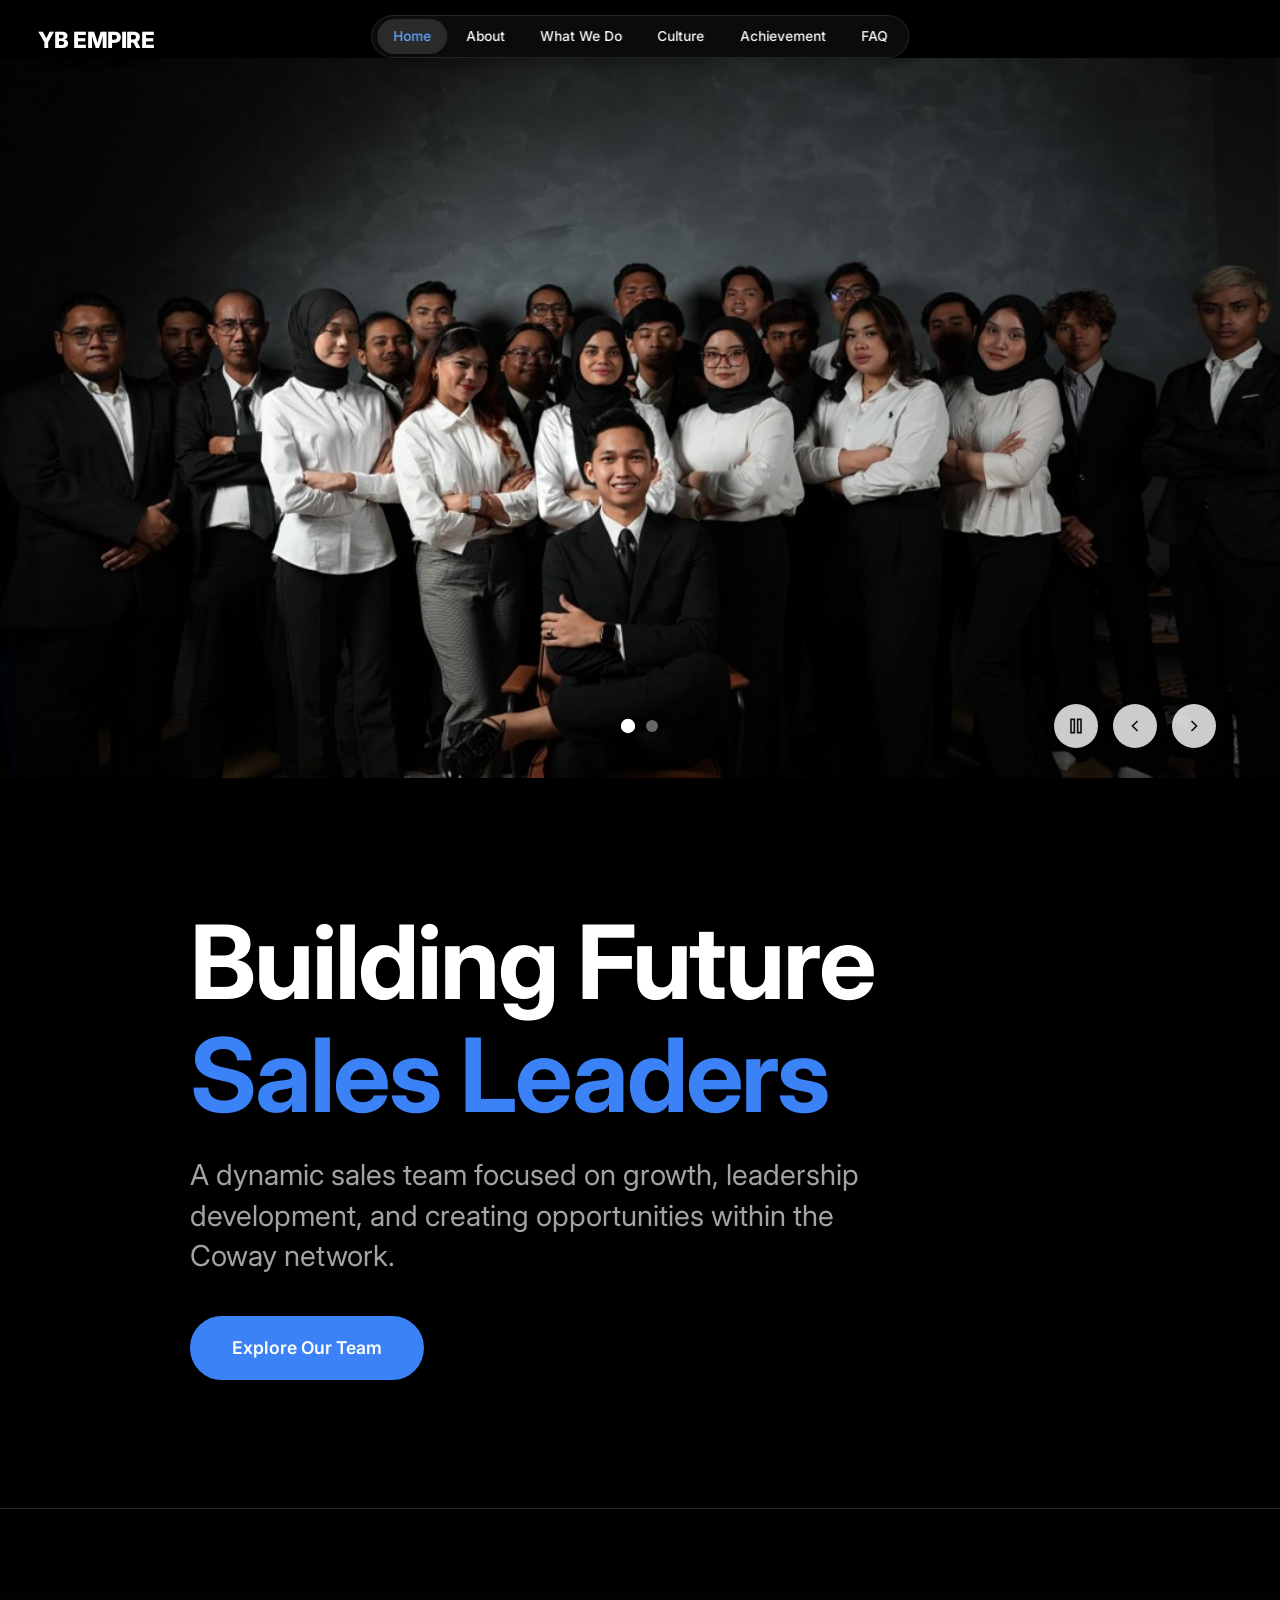
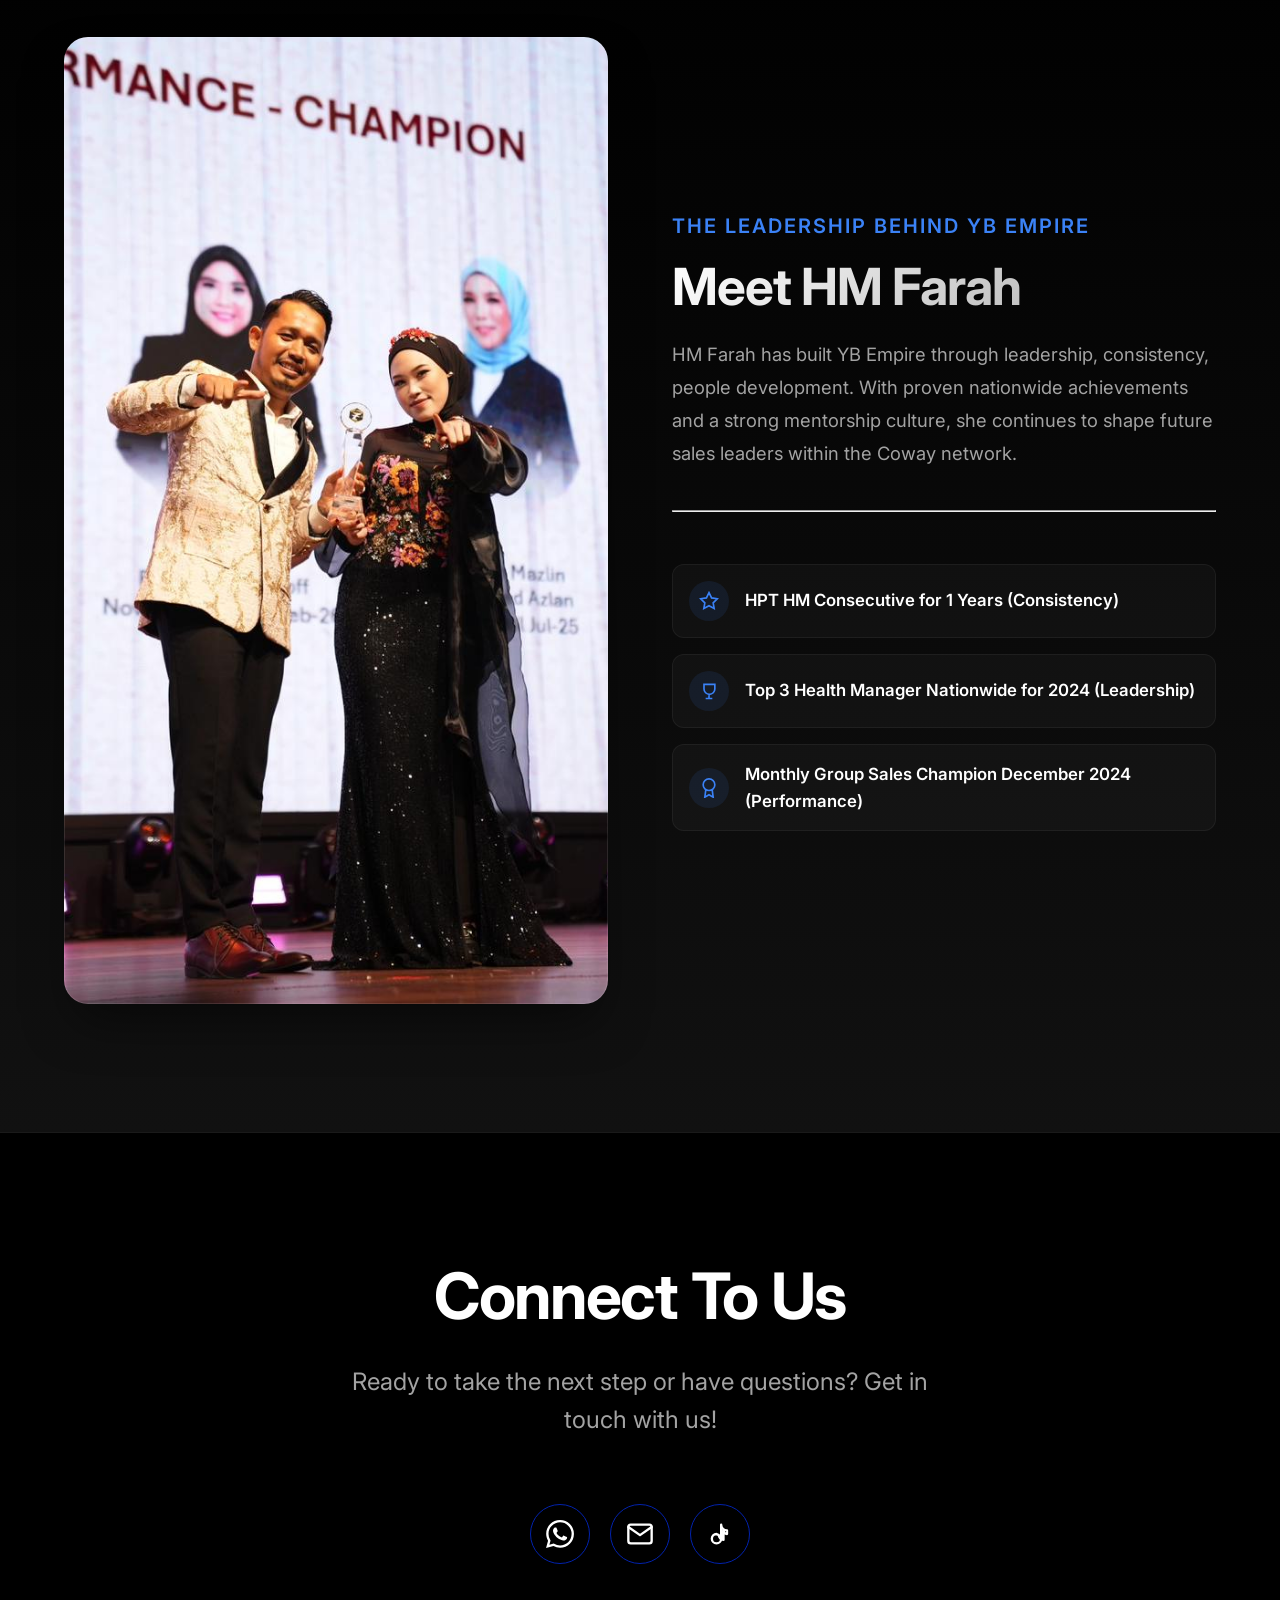
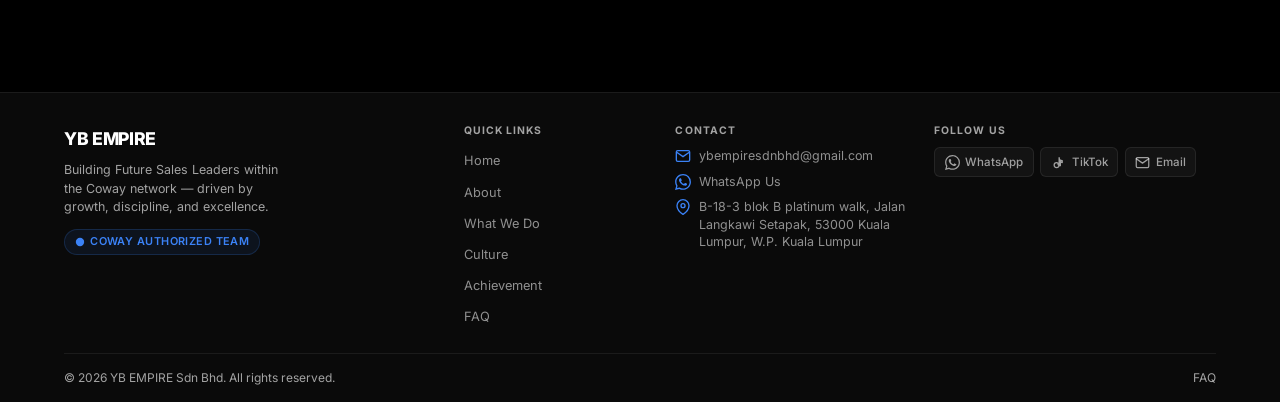
<file: index.html>
<!DOCTYPE html>
<html lang="en">
<head>
   <!-- <meta http-equiv="refresh" content="0;url=maintainance.html"> -->
    <meta charset="UTF-8">
    <meta name="viewport" content="width=device-width, initial-scale=1.0">
    <title>YB EMPIRE | Building Future Sales Leaders</title>
    <!-- Google Fonts -->
    <link rel="preconnect" href="https://fonts.googleapis.com">
    <link rel="preconnect" href="https://fonts.gstatic.com" crossorigin>
    <link href="https://fonts.googleapis.com/css2?family=Inter:wght@300;400;500;600;700;800&display=swap" rel="stylesheet">
    <link rel="stylesheet" href="styles.css">
</head>
<body style="padding-top: 58px;">
    <!-- LOGO -->
    <a href="index.html" class="logo">YB EMPIRE</a>

    <header class="navbar" id="navbar">
        <div class="menu-toggle" id="menu-toggle">
            <span></span>
            <span></span>
            <span></span>
        </div>
        <nav class="nav-links" id="nav-links">
            <a href="index.html" class="active">Home</a>
            <a href="about.html">About</a>
            <a href="services.html">What We Do</a>
            <a href="culture.html">Culture</a>
            <a href="achievement.html">Achievement</a>
            <a href="faq.html">FAQ</a>
        </nav>
    </header>

    <!-- SECTION 1 – PHOTO SLIDER -->
    <section class="hero photo-slider" id="hero">
        <div class="hero-bg">
            <img src="assets/images/background1.jpg" class="slider-image active" alt="Slide 1">
            <img src="assets/images/background2.jpg" class="slider-image" alt="Slide 2">
          
        </div>

        <!-- Slider Controls -->
        <div class="slider-controls">
            <div class="slider-dots">
                <span class="dot active" data-index="0"></span>
                <span class="dot" data-index="1"></span>
                
            </div>
            <div class="slider-buttons">
                <button id="slider-pause" aria-label="Pause">
                    <svg viewBox="0 0 24 24" width="20" height="20" stroke="currentColor" stroke-width="2" fill="none"><rect x="6" y="4" width="4" height="16"></rect><rect x="14" y="4" width="4" height="16"></rect></svg>
                </button>
                <button id="slider-prev" aria-label="Previous">
                    <svg viewBox="0 0 24 24" width="20" height="20" stroke="currentColor" stroke-width="2" fill="none"><polyline points="15 18 9 12 15 6"></polyline></svg>
                </button>
                <button id="slider-next" aria-label="Next">
                    <svg viewBox="0 0 24 24" width="20" height="20" stroke="currentColor" stroke-width="2" fill="none"><polyline points="9 18 15 12 9 6"></polyline></svg>
                </button>
            </div>
        </div>
    </section>

    <!-- SECTION 2 – HERO CONTENT -->
    <section class="hero-text-section section-padding" style="background-color: var(--color-bg);">
        <div class="container hero-content">
            <h1 class="reveal-up">Building Future <br><span class="text-accent">Sales Leaders</span></h1>
            <p class="subheadline reveal-up delay-1">
                A dynamic sales team focused on growth, leadership development, and creating opportunities within the Coway network.
            </p>
            <div class="hero-actions reveal-up delay-2">
                <a href="about.html" class="btn btn-primary" style="padding: 1rem 2.5rem; font-size: 1.1rem;">Explore Our Team</a>
            </div>
        </div>
    </section>

    <!-- SECTION 3 - TEAM FOUNDATION -->
    <section class="team-foundation-section section-padding border-top" id="team-foundation">
        <div class="container">
            <div class="foundation-grid">
                <div class="foundation-image-wrapper reveal-right">
                    <img src="assets/images/HM_Farah.jpeg" alt="Health Manager Farah">
                </div>
                <div class="foundation-content reveal-up">
                    <div class="foundation-subtitle">THE LEADERSHIP BEHIND YB EMPIRE</div>
                    <h2>Meet HM Farah</h2>
                    <p class="foundation-desc">
                      HM Farah has built YB Empire through leadership, consistency, people development. With proven nationwide achievements and a strong mentorship culture, she continues to shape future sales leaders within the Coway network. 
                    </p>
                    <hr>
                    <br>
                    <br>
                    <div class="achievement-list">
                        <div class="achievement-item">
                            <div class="achievement-icon">
                                <svg viewBox="0 0 24 24" width="20" height="20" fill="none" stroke="currentColor" stroke-width="2"><path d="M12 2l3.09 6.26L22 9.27l-5 4.87 1.18 6.88L12 17.77l-6.18 3.25L7 14.14 2 9.27l6.91-1.01L12 2z"></path></svg>
                            </div>
                            <span class="achievement-text">HPT HM Consecutive for 1 Years (Consistency)</span>
                        </div>
                        <div class="achievement-item">
                            <div class="achievement-icon">
                                <svg viewBox="0 0 24 24" width="20" height="20" fill="none" stroke="currentColor" stroke-width="2"><path d="M8 21h8M12 17v4M7 4h10M5 4h14v5.5a6.5 6.5 0 01-13 0V4z"></path></svg>
                            </div>
                            <span class="achievement-text">Top 3 Health Manager Nationwide for 2024 (Leadership)</span>
                        </div>
                        <div class="achievement-item">
                            <div class="achievement-icon">
                                <svg viewBox="0 0 24 24" width="20" height="20" fill="none" stroke="currentColor" stroke-width="2"><circle cx="12" cy="8" r="7"></circle><polyline points="8.21 13.89 7 23 12 20 17 23 15.79 13.88"></polyline></svg>
                            </div>
                            <span class="achievement-text">Monthly Group Sales Champion December 2024 (Performance)</span>
                        </div>
                    </div>
                </div>
            </div>
        </div>
    </section>

    <!-- SECTION 4 - CONNECT TO US -->
    <section class="connect-cta section-padding text-center border-top" id="connect-cta">
        <div class="container reveal-up">
            <h2 class="section-title">Connect To Us</h2>
            <p class="lead-text mt-3 mx-auto" style="max-width: 600px;">
                Ready to take the next step or have questions? Get in touch with us!
            </p>
            <div class="social-links mt-5 d-flex justify-content-center" style="gap: 20px; flex-wrap: wrap;">
                <a href="https://wa.link/lccv3a" target="_blank" rel="noopener noreferrer" class="social-icon" aria-label="WhatsApp" style="width: 60px; height: 60px;">
                    <svg viewBox="0 0 24 24" width="28" height="28" fill="currentColor"><path d="M17.472 14.382c-.297-.149-1.758-.867-2.03-.967-.273-.099-.471-.148-.67.15-.197.297-.767.966-.94 1.164-.173.199-.347.223-.644.075-.297-.15-1.255-.463-2.39-1.475-.883-.788-1.48-1.761-1.653-2.059-.173-.297-.018-.458.13-.606.134-.133.298-.347.446-.52.149-.174.198-.298.298-.497.099-.198.05-.371-.025-.52-.075-.149-.669-1.612-.916-2.207-.242-.579-.487-.5-.669-.51-.173-.008-.371-.01-.57-.01-.198 0-.52.074-.792.372-.272.297-1.04 1.016-1.04 2.479 0 1.462 1.065 2.875 1.213 3.074.149.198 2.096 3.2 5.077 4.487.709.306 1.262.489 1.694.625.712.227 1.36.195 1.871.118.571-.085 1.758-.719 2.006-1.413.248-.694.248-1.289.173-1.413-.074-.124-.272-.198-.57-.347m-5.421 7.403h-.004a9.87 9.87 0 01-5.031-1.378l-.361-.214-3.741.982.998-3.648-.235-.374a9.86 9.86 0 01-1.51-5.26c.001-5.45 4.436-9.884 9.888-9.884 2.64 0 5.122 1.03 6.988 2.898a9.825 9.825 0 012.893 6.994c-.003 5.45-4.437 9.884-9.885 9.884m8.413-18.297A11.815 11.815 0 0012.05 0C5.495 0 .16 5.335.157 11.892c0 2.096.547 4.142 1.588 5.945L.057 24l6.305-1.654a11.882 11.882 0 005.683 1.448h.005c6.554 0 11.89-5.335 11.893-11.893a11.821 11.821 0 00-3.48-8.413z"/></svg>
                </a>
                <a href="https://mail.google.com/mail/?view=cm&fs=1&to=ybempiresdnbhd@gmail.com" target="_blank" rel="noopener noreferrer" class="social-icon" aria-label="Email" style="width: 60px; height: 60px;">
                    <svg viewBox="0 0 24 24" width="28" height="28" stroke="currentColor" stroke-width="2" fill="none" stroke-linecap="round" stroke-linejoin="round"><path d="M4 4h16c1.1 0 2 .9 2 2v12c0 1.1-.9 2-2 2H4c-1.1 0-2-.9-2-2V6c0-1.1.9-2 2-2z"></path><polyline points="22,6 12,13 2,6"></polyline></svg>
                </a>
                <a href="https://www.tiktok.com/@ybempire_?_t=8QW91o86x9c&_r=1" class="social-icon" aria-label="TikTok" style="width: 60px; height: 60px;">
                    <svg viewBox="0 0 24 24" width="28" height="28" stroke="currentColor" stroke-width="2" fill="none" stroke-linecap="round" stroke-linejoin="round"><path d="M9 12a4 4 0 1 0 4 4V4a5 5 0 0 0 5 5v3a3 3 0 0 1-3-3v8a4 4 0 0 1-4-4z"></path></svg>
                </a>
            </div>
        </div>
    </section>

    <footer class="site-footer">
        <div class="container">
            <div class="footer-grid">
                <!-- Brand Column -->
                <div class="footer-col footer-brand">
                    <a href="index.html" class="footer-logo">YB EMPIRE</a>
                    <p class="footer-tagline">Building Future Sales Leaders within the Coway network — driven by growth, discipline, and excellence.</p>
                    <span class="footer-badge">
                        <svg viewBox="0 0 24 24" width="10" height="10" fill="currentColor"><circle cx="12" cy="12" r="10"/></svg>
                        Coway Authorized Team
                    </span>
                </div>

                <!-- Quick Links Column -->
                <div class="footer-col">
                    <h4>Quick Links</h4>
                    <ul class="footer-links">
                        <li><a href="index.html">Home</a></li>
                        <li><a href="about.html">About</a></li>
                        <li><a href="services.html">What We Do</a></li>
                        <li><a href="culture.html">Culture</a></li>
                        <li><a href="achievement.html">Achievement</a></li>
                        <li><a href="faq.html">FAQ</a></li>
                    </ul>
                </div>

                <!-- Contact Column -->
                <div class="footer-col">
                    <h4>Contact</h4>
                    <ul class="footer-contact-list">
                        <li>
                            <svg viewBox="0 0 24 24" width="16" height="16" fill="none" stroke="currentColor" stroke-width="2"><path d="M4 4h16c1.1 0 2 .9 2 2v12c0 1.1-.9 2-2 2H4c-1.1 0-2-.9-2-2V6c0-1.1.9-2 2-2z"/><polyline points="22,6 12,13 2,6"/></svg>
                            <a href="https://mail.google.com/mail/?view=cm&fs=1&to=ybempiresdnbhd@gmail.com" target="_blank" rel="noopener noreferrer">ybempiresdnbhd@gmail.com</a>
                        </li>
                        <li>
                            <svg viewBox="0 0 24 24" width="16" height="16" fill="currentColor"><path d="M17.472 14.382c-.297-.149-1.758-.867-2.03-.967-.273-.099-.471-.148-.67.15-.197.297-.767.966-.94 1.164-.173.199-.347.223-.644.075-.297-.15-1.255-.463-2.39-1.475-.883-.788-1.48-1.761-1.653-2.059-.173-.297-.018-.458.13-.606.134-.133.298-.347.446-.52.149-.174.198-.298.298-.497.099-.198.05-.371-.025-.52-.075-.149-.669-1.612-.916-2.207-.242-.579-.487-.5-.669-.51-.173-.008-.371-.01-.57-.01-.198 0-.52.074-.792.372-.272.297-1.04 1.016-1.04 2.479 0 1.462 1.065 2.875 1.213 3.074.149.198 2.096 3.2 5.077 4.487.709.306 1.262.489 1.694.625.712.227 1.36.195 1.871.118.571-.085 1.758-.719 2.006-1.413.248-.694.248-1.289.173-1.413-.074-.124-.272-.198-.57-.347m-5.421 7.403h-.004a9.87 9.87 0 01-5.031-1.378l-.361-.214-3.741.982.998-3.648-.235-.374a9.86 9.86 0 01-1.51-5.26c.001-5.45 4.436-9.884 9.888-9.884 2.64 0 5.122 1.03 6.988 2.898a9.825 9.825 0 012.893 6.994c-.003 5.45-4.437 9.884-9.885 9.884m8.413-18.297A11.815 11.815 0 0012.05 0C5.495 0 .16 5.335.157 11.892c0 2.096.547 4.142 1.588 5.945L.057 24l6.305-1.654a11.882 11.882 0 005.683 1.448h.005c6.554 0 11.89-5.335 11.893-11.893a11.821 11.821 0 00-3.48-8.413z"/></svg>
                            <a href="https://wa.link/lccv3a" target="_blank" rel="noopener noreferrer">WhatsApp Us</a>
                        </li>
                        <li>
                            <svg viewBox="0 0 24 24" width="16" height="16" fill="none" stroke="currentColor" stroke-width="2"><path d="M21 10c0 7-9 13-9 13s-9-6-9-13a9 9 0 0 1 18 0z"/><circle cx="12" cy="10" r="3"/></svg>
                            <span style="display: inline-block; vertical-align: top; line-height: 1.4;">B-18-3 blok B platinum walk, Jalan Langkawi Setapak, 53000 Kuala Lumpur, W.P. Kuala Lumpur</span>
                        </li>
                    </ul>
                </div>

                <!-- Social Media Column -->
                <div class="footer-col">
                    <h4>Follow Us</h4>
                    <div class="footer-socials">
                        <a href="https://wa.link/lccv3a" target="_blank" rel="noopener noreferrer" class="footer-social-link" aria-label="WhatsApp">
                            <svg viewBox="0 0 24 24" width="15" height="15" fill="currentColor"><path d="M17.472 14.382c-.297-.149-1.758-.867-2.03-.967-.273-.099-.471-.148-.67.15-.197.297-.767.966-.94 1.164-.173.199-.347.223-.644.075-.297-.15-1.255-.463-2.39-1.475-.883-.788-1.48-1.761-1.653-2.059-.173-.297-.018-.458.13-.606.134-.133.298-.347.446-.52.149-.174.198-.298.298-.497.099-.198.05-.371-.025-.52-.075-.149-.669-1.612-.916-2.207-.242-.579-.487-.5-.669-.51-.173-.008-.371-.01-.57-.01-.198 0-.52.074-.792.372-.272.297-1.04 1.016-1.04 2.479 0 1.462 1.065 2.875 1.213 3.074.149.198 2.096 3.2 5.077 4.487.709.306 1.262.489 1.694.625.712.227 1.36.195 1.871.118.571-.085 1.758-.719 2.006-1.413.248-.694.248-1.289.173-1.413-.074-.124-.272-.198-.57-.347m-5.421 7.403h-.004a9.87 9.87 0 01-5.031-1.378l-.361-.214-3.741.982.998-3.648-.235-.374a9.86 9.86 0 01-1.51-5.26c.001-5.45 4.436-9.884 9.888-9.884 2.64 0 5.122 1.03 6.988 2.898a9.825 9.825 0 012.893 6.994c-.003 5.45-4.437 9.884-9.885 9.884m8.413-18.297A11.815 11.815 0 0012.05 0C5.495 0 .16 5.335.157 11.892c0 2.096.547 4.142 1.588 5.945L.057 24l6.305-1.654a11.882 11.882 0 005.683 1.448h.005c6.554 0 11.89-5.335 11.893-11.893a11.821 11.821 0 00-3.48-8.413z"/></svg>
                            WhatsApp
                        </a>
                        <a href="https://www.tiktok.com/@ybempire_?_t=8QW91o86x9c&_r=1" target="_blank" rel="noopener noreferrer" class="footer-social-link" aria-label="TikTok">
                            <svg viewBox="0 0 24 24" width="15" height="15" fill="none" stroke="currentColor" stroke-width="2" stroke-linecap="round" stroke-linejoin="round"><path d="M9 12a4 4 0 1 0 4 4V4a5 5 0 0 0 5 5v3a3 3 0 0 1-3-3v8a4 4 0 0 1-4-4z"/></svg>
                            TikTok
                        </a>
                        <a href="https://mail.google.com/mail/?view=cm&fs=1&to=ybempiresdnbhd@gmail.com" target="_blank" rel="noopener noreferrer" class="footer-social-link" aria-label="Email">
                            <svg viewBox="0 0 24 24" width="15" height="15" fill="none" stroke="currentColor" stroke-width="2" stroke-linecap="round" stroke-linejoin="round"><path d="M4 4h16c1.1 0 2 .9 2 2v12c0 1.1-.9 2-2 2H4c-1.1 0-2-.9-2-2V6c0-1.1.9-2 2-2z"/><polyline points="22,6 12,13 2,6"/></svg>
                            Email
                        </a>

                    </div>
                </div>
            </div>

            <!-- Footer Bottom Bar -->
            <div class="footer-bottom">
                <p>&copy; <span id="year">2025</span> YB EMPIRE Sdn Bhd. All rights reserved.</p>
                <div class="footer-bottom-links">
                    
                    <a href="faq.html">FAQ</a>
                </div>
            </div>
        </div>
    </footer>

    <script src="script.js"></script>
</body>



</html>
</file>
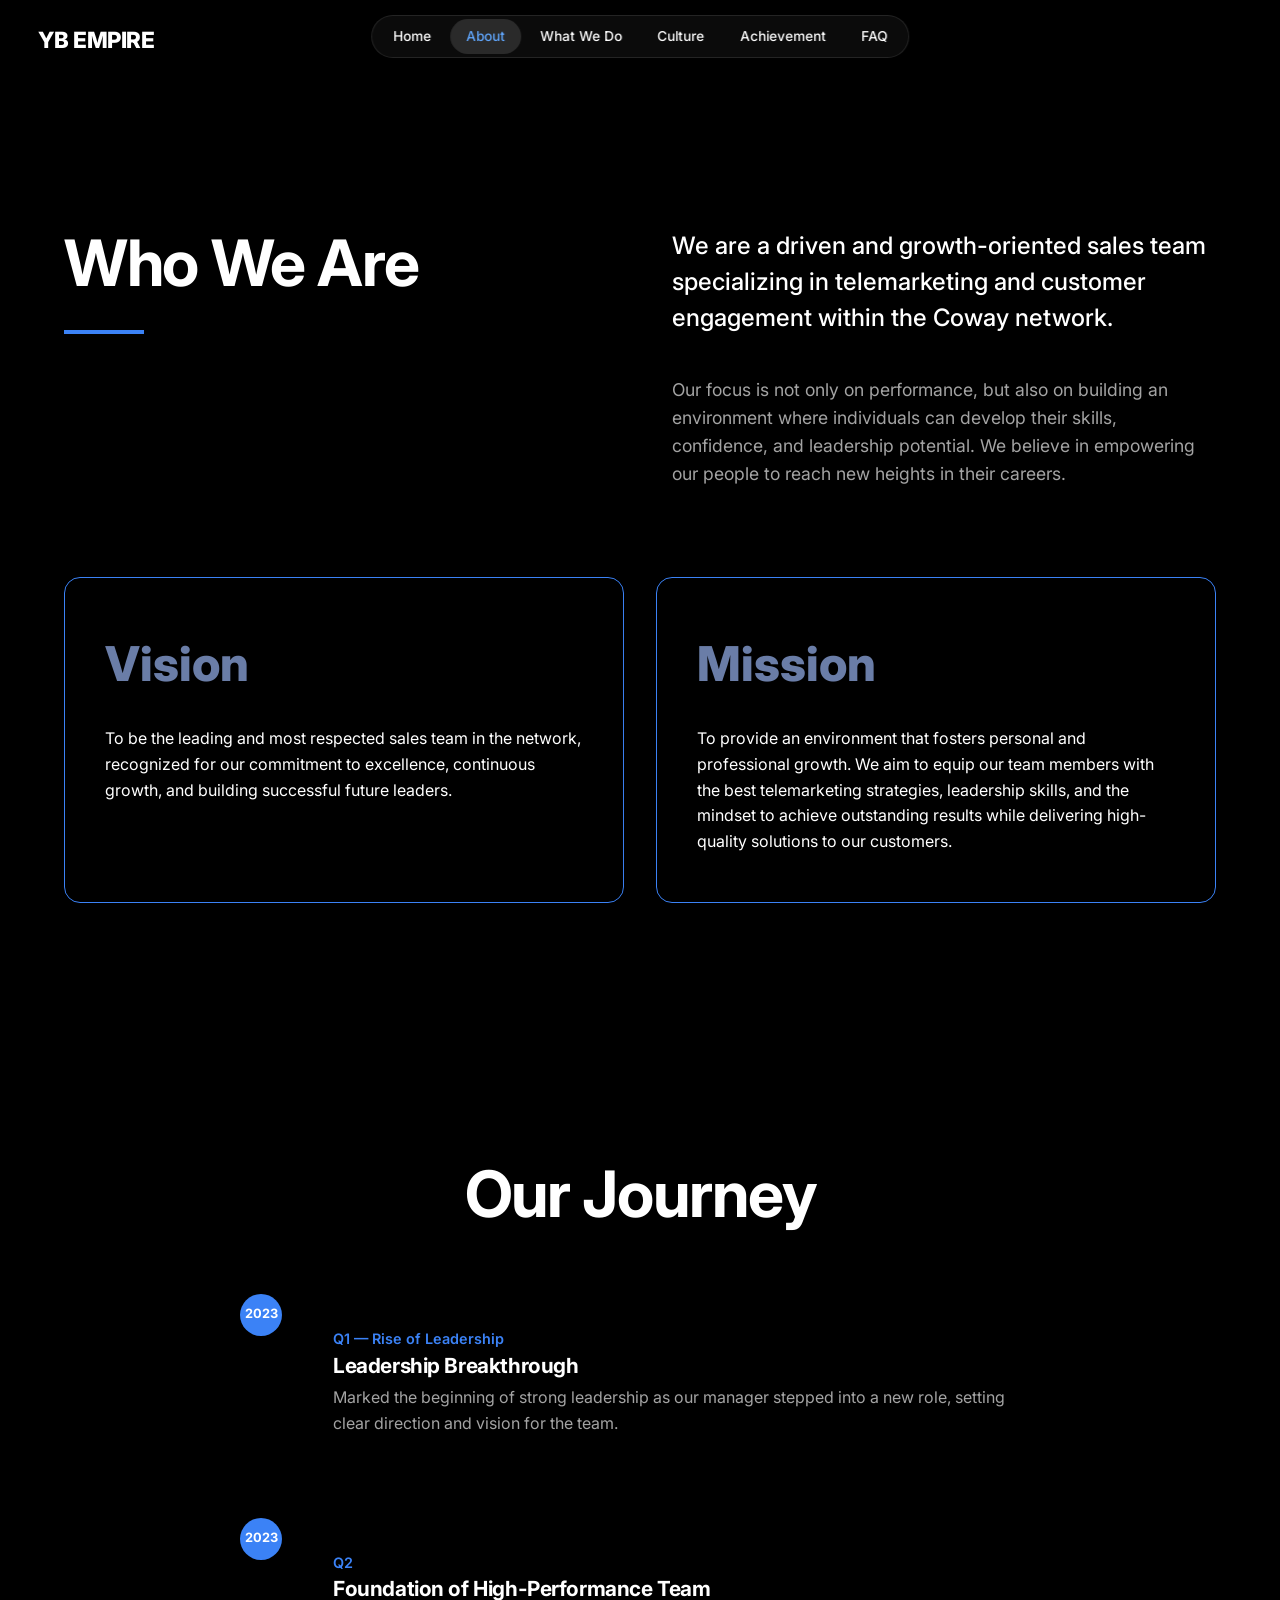
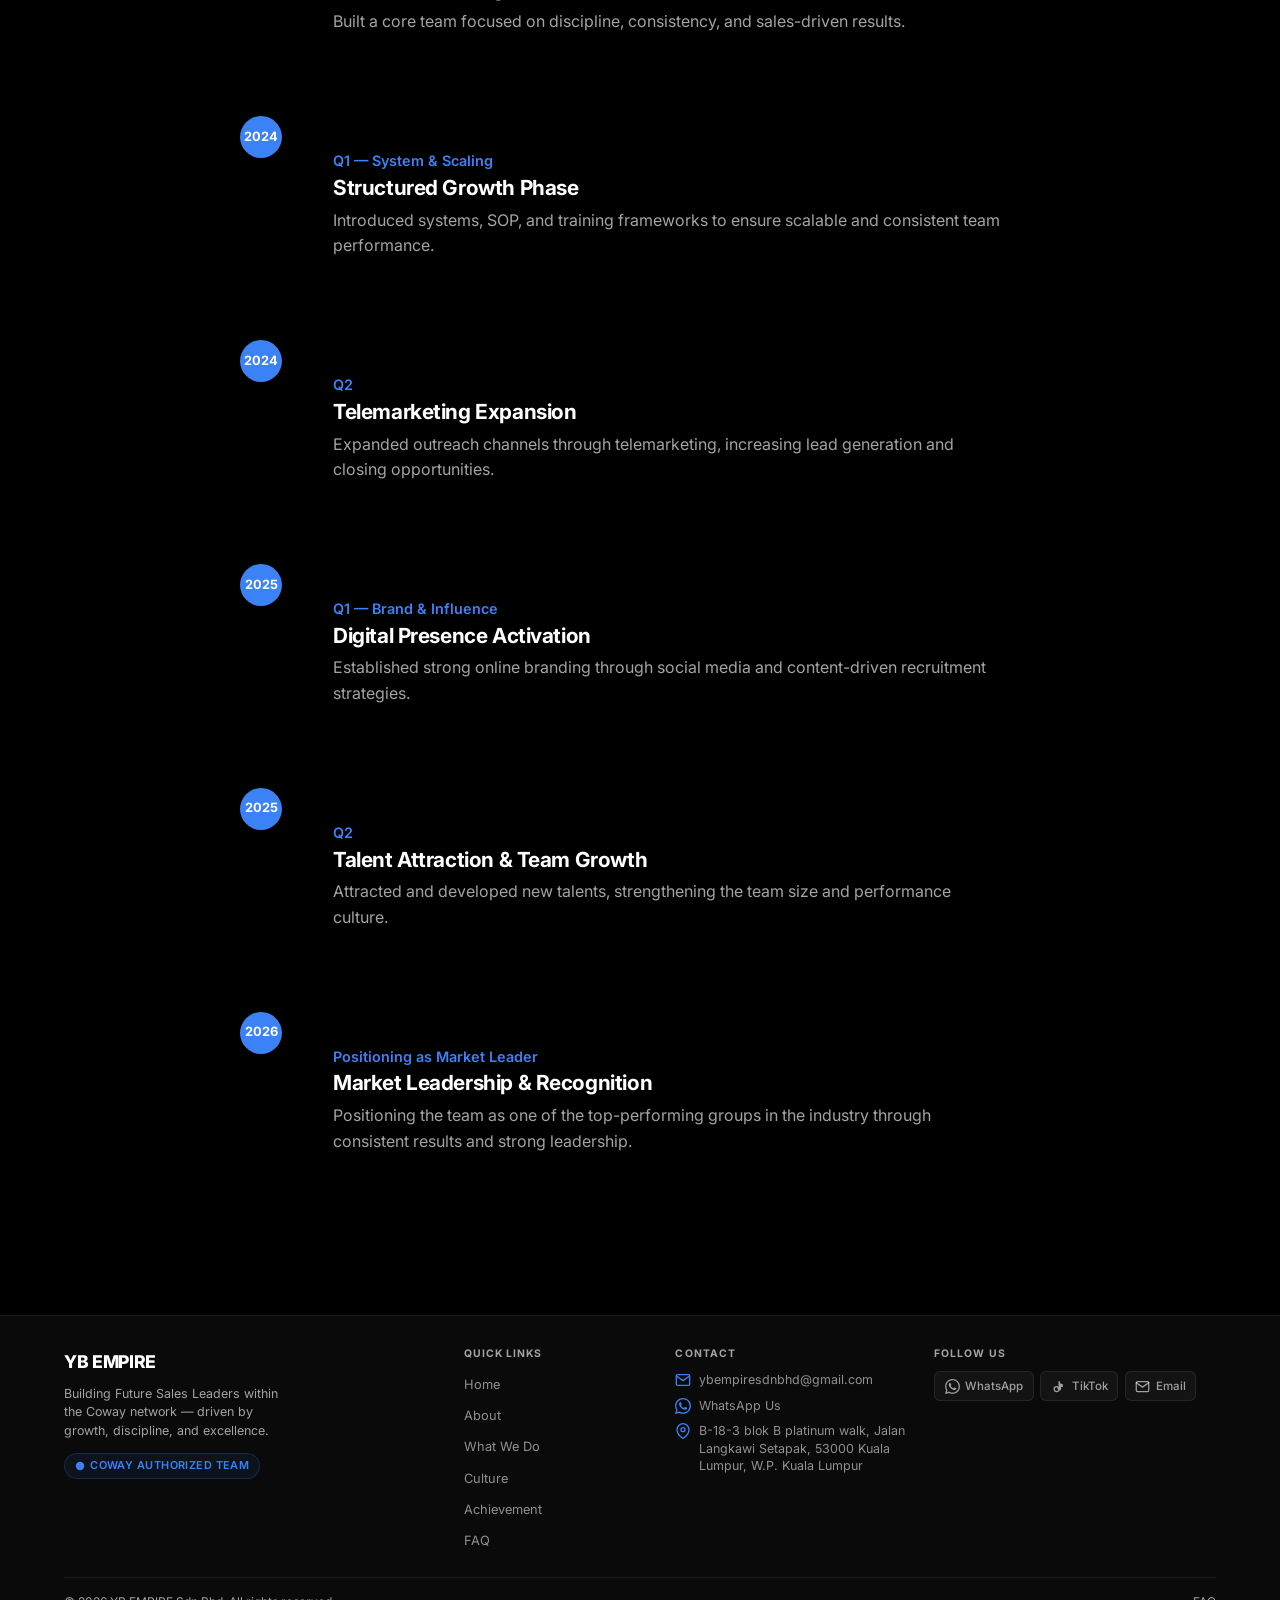
<file: about.html>
<!DOCTYPE html>
<html lang="en">
<head>
    <meta charset="UTF-8">
    <meta name="viewport" content="width=device-width, initial-scale=1.0">
    <title>About | YB EMPIRE</title>
    <!-- Google Fonts -->
    <link rel="preconnect" href="https://fonts.googleapis.com">
    <link rel="preconnect" href="https://fonts.gstatic.com" crossorigin>
    <link href="https://fonts.googleapis.com/css2?family=Inter:wght@300;400;500;600;700;800&display=swap" rel="stylesheet">
    <link rel="stylesheet" href="styles.css">
</head>
<body style="padding-top: 100px;"> <!-- Padding offset since we don't have hero padding -->
    <!-- LOGO -->
    <a href="index.html" class="logo">YB EMPIRE </a>

    <!-- HEADER / NAVBAR -->
    <header class="navbar scrolled" id="navbar">
        <div class="menu-toggle" id="menu-toggle">
            <span></span>
            <span></span>
            <span></span>
        </div>
        <nav class="nav-links" id="nav-links">
            <a href="index.html">Home</a>
            <a href="about.html" class="active">About</a>
            <a href="services.html">What We Do</a>
            <a href="culture.html">Culture</a>
            <a href="achievement.html">Achievement</a>
            <a href="faq.html">FAQ</a>
        </nav>
    </header>

    <!-- SECTION 2 – ABOUT THE TEAM -->
    <section class="about section-padding" id="about">
        <div class="container about-grid">
            <div class="about-title-wrapper reveal-up">
                <h2 class="section-title">Who We Are</h2>
                <div class="title-line"></div>
            </div>
            <div class="about-text-wrapper reveal-up delay-1">
                <p class="lead-text">
                    We are a driven and growth-oriented sales team specializing in telemarketing and customer engagement within the Coway network.
                </p>
                <p>
                    Our focus is not only on performance, but also on building an environment where individuals can develop their skills, confidence, and leadership potential. We believe in empowering our people to reach new heights in their careers.
                </p>
            </div>
        </div>

        <!-- Vision and Mission -->
        <div class="container mt-5 pt-5">
            <div class="services-grid">
                <div class="service-card reveal-up">
                    <div class="card-icon">Vision</div>
                    
                    <p>
                        To be the leading and most respected sales team in the network, recognized for our commitment to excellence, continuous growth, and building successful future leaders.
                    </p>
                </div>
                <div class="service-card reveal-up delay-1">
                    <div class="card-icon">Mission</div>
                    
                    <p>
                        To provide an environment that fosters personal and professional growth. We aim to equip our team members with the best telemarketing strategies, leadership skills, and the mindset to achieve outstanding results while delivering high-quality solutions to our customers.
                    </p>
                </div>
            </div>
        </div>
    </section>

    <!-- OUR JOURNEY -->
    <section class="journey section-padding bg-light" id="journey">
        <div class="container">
            <h2 class="section-title text-center reveal-up">Our Journey</h2>
            
            <div class="timeline mt-5">
                <!-- Item 1 -->
                <div class="timeline-item reveal-up">
                    <div class="timeline-year">2023</div>
                    <div class="timeline-content">
                        <div style="color: var(--color-accent); font-weight: 600; font-size: 0.9rem; margin-bottom: 0.3rem;">Q1 — Rise of Leadership</div>
                        <h3>Leadership Breakthrough</h3>
                        <p>Marked the beginning of strong leadership as our manager stepped into a new role, setting clear direction and vision for the team.</p>
                    </div>
                </div>
                
                <!-- Item 2 -->
                <div class="timeline-item reveal-up delay-1">
                    <div class="timeline-year">2023</div>
                    <div class="timeline-content">
                        <div style="color: var(--color-accent); font-weight: 600; font-size: 0.9rem; margin-bottom: 0.3rem;">Q2</div>
                        <h3>Foundation of High-Performance Team</h3>
                        <p>Built a core team focused on discipline, consistency, and sales-driven results.</p>
                    </div>
                </div>
                
                <!-- Item 3 -->
                <div class="timeline-item reveal-up delay-2">
                    <div class="timeline-year">2024</div>
                    <div class="timeline-content">
                        <div style="color: var(--color-accent); font-weight: 600; font-size: 0.9rem; margin-bottom: 0.3rem;">Q1 — System & Scaling</div>
                        <h3>Structured Growth Phase</h3>
                        <p>Introduced systems, SOP, and training frameworks to ensure scalable and consistent team performance.</p>
                    </div>
                </div>
                
                <!-- Item 4 -->
                <div class="timeline-item reveal-up delay-3">
                    <div class="timeline-year">2024</div>
                    <div class="timeline-content">
                        <div style="color: var(--color-accent); font-weight: 600; font-size: 0.9rem; margin-bottom: 0.3rem;">Q2</div>
                        <h3>Telemarketing Expansion</h3>
                        <p>Expanded outreach channels through telemarketing, increasing lead generation and closing opportunities.</p>
                    </div>
                </div>

                <!-- Item 5 -->
                <div class="timeline-item reveal-up">
                    <div class="timeline-year">2025</div>
                    <div class="timeline-content">
                        <div style="color: var(--color-accent); font-weight: 600; font-size: 0.9rem; margin-bottom: 0.3rem;">Q1 — Brand & Influence</div>
                        <h3>Digital Presence Activation</h3>
                        <p>Established strong online branding through social media and content-driven recruitment strategies.</p>
                    </div>
                </div>

                <!-- Item 6 -->
                <div class="timeline-item reveal-up delay-1">
                    <div class="timeline-year">2025</div>
                    <div class="timeline-content">
                        <div style="color: var(--color-accent); font-weight: 600; font-size: 0.9rem; margin-bottom: 0.3rem;">Q2</div>
                        <h3>Talent Attraction & Team Growth</h3>
                        <p>Attracted and developed new talents, strengthening the team size and performance culture.</p>
                    </div>
                </div>

                <!-- Item 7 -->
                <div class="timeline-item reveal-up delay-2">
                    <div class="timeline-year">2026</div>
                    <div class="timeline-content">
                        <div style="color: var(--color-accent); font-weight: 600; font-size: 0.9rem; margin-bottom: 0.3rem;">Positioning as Market Leader</div>
                        <h3>Market Leadership & Recognition</h3>
                        <p>Positioning the team as one of the top-performing groups in the industry through consistent results and strong leadership.</p>
                    </div>
                </div>
            </div>
        </div>
    </section>

    <footer class="site-footer">
        <div class="container">
            <div class="footer-grid">
                <!-- Brand Column -->
                <div class="footer-col footer-brand">
                    <a href="index.html" class="footer-logo">YB EMPIRE</a>
                    <p class="footer-tagline">Building Future Sales Leaders within the Coway network — driven by growth, discipline, and excellence.</p>
                    <span class="footer-badge">
                        <svg viewBox="0 0 24 24" width="10" height="10" fill="currentColor"><circle cx="12" cy="12" r="10"/></svg>
                        Coway Authorized Team
                    </span>
                </div>

                <!-- Quick Links Column -->
                <div class="footer-col">
                    <h4>Quick Links</h4>
                    <ul class="footer-links">
                        <li><a href="index.html">Home</a></li>
                        <li><a href="about.html">About</a></li>
                        <li><a href="services.html">What We Do</a></li>
                        <li><a href="culture.html">Culture</a></li>
                        <li><a href="achievement.html">Achievement</a></li>
                        <li><a href="faq.html">FAQ</a></li>
                    </ul>
                </div>

                <!-- Contact Column -->
                <div class="footer-col">
                    <h4>Contact</h4>
                    <ul class="footer-contact-list">
                        <li>
                            <svg viewBox="0 0 24 24" width="16" height="16" fill="none" stroke="currentColor" stroke-width="2"><path d="M4 4h16c1.1 0 2 .9 2 2v12c0 1.1-.9 2-2 2H4c-1.1 0-2-.9-2-2V6c0-1.1.9-2 2-2z"/><polyline points="22,6 12,13 2,6"/></svg>
                            <a href="https://mail.google.com/mail/?view=cm&fs=1&to=ybempiresdnbhd@gmail.com" target="_blank" rel="noopener noreferrer">ybempiresdnbhd@gmail.com</a>
                        </li>
                        <li>
                            <svg viewBox="0 0 24 24" width="16" height="16" fill="currentColor"><path d="M17.472 14.382c-.297-.149-1.758-.867-2.03-.967-.273-.099-.471-.148-.67.15-.197.297-.767.966-.94 1.164-.173.199-.347.223-.644.075-.297-.15-1.255-.463-2.39-1.475-.883-.788-1.48-1.761-1.653-2.059-.173-.297-.018-.458.13-.606.134-.133.298-.347.446-.52.149-.174.198-.298.298-.497.099-.198.05-.371-.025-.52-.075-.149-.669-1.612-.916-2.207-.242-.579-.487-.5-.669-.51-.173-.008-.371-.01-.57-.01-.198 0-.52.074-.792.372-.272.297-1.04 1.016-1.04 2.479 0 1.462 1.065 2.875 1.213 3.074.149.198 2.096 3.2 5.077 4.487.709.306 1.262.489 1.694.625.712.227 1.36.195 1.871.118.571-.085 1.758-.719 2.006-1.413.248-.694.248-1.289.173-1.413-.074-.124-.272-.198-.57-.347m-5.421 7.403h-.004a9.87 9.87 0 01-5.031-1.378l-.361-.214-3.741.982.998-3.648-.235-.374a9.86 9.86 0 01-1.51-5.26c.001-5.45 4.436-9.884 9.888-9.884 2.64 0 5.122 1.03 6.988 2.898a9.825 9.825 0 012.893 6.994c-.003 5.45-4.437 9.884-9.885 9.884m8.413-18.297A11.815 11.815 0 0012.05 0C5.495 0 .16 5.335.157 11.892c0 2.096.547 4.142 1.588 5.945L.057 24l6.305-1.654a11.882 11.882 0 005.683 1.448h.005c6.554 0 11.89-5.335 11.893-11.893a11.821 11.821 0 00-3.48-8.413z"/></svg>
                            <a href="https://wa.link/lccv3a" target="_blank" rel="noopener noreferrer">WhatsApp Us</a>
                        </li>
                        <li>
                            <svg viewBox="0 0 24 24" width="16" height="16" fill="none" stroke="currentColor" stroke-width="2"><path d="M21 10c0 7-9 13-9 13s-9-6-9-13a9 9 0 0 1 18 0z"/><circle cx="12" cy="10" r="3"/></svg>
                            <span style="display: inline-block; vertical-align: top; line-height: 1.4;">B-18-3 blok B platinum walk, Jalan Langkawi Setapak, 53000 Kuala Lumpur, W.P. Kuala Lumpur</span>
                        </li>
                    </ul>
                </div>

                <!-- Social Media Column -->
                <div class="footer-col">
                    <h4>Follow Us</h4>
                    <div class="footer-socials">
                        <a href="https://wa.link/lccv3a" target="_blank" rel="noopener noreferrer" class="footer-social-link" aria-label="WhatsApp">
                            <svg viewBox="0 0 24 24" width="15" height="15" fill="currentColor"><path d="M17.472 14.382c-.297-.149-1.758-.867-2.03-.967-.273-.099-.471-.148-.67.15-.197.297-.767.966-.94 1.164-.173.199-.347.223-.644.075-.297-.15-1.255-.463-2.39-1.475-.883-.788-1.48-1.761-1.653-2.059-.173-.297-.018-.458.13-.606.134-.133.298-.347.446-.52.149-.174.198-.298.298-.497.099-.198.05-.371-.025-.52-.075-.149-.669-1.612-.916-2.207-.242-.579-.487-.5-.669-.51-.173-.008-.371-.01-.57-.01-.198 0-.52.074-.792.372-.272.297-1.04 1.016-1.04 2.479 0 1.462 1.065 2.875 1.213 3.074.149.198 2.096 3.2 5.077 4.487.709.306 1.262.489 1.694.625.712.227 1.36.195 1.871.118.571-.085 1.758-.719 2.006-1.413.248-.694.248-1.289.173-1.413-.074-.124-.272-.198-.57-.347m-5.421 7.403h-.004a9.87 9.87 0 01-5.031-1.378l-.361-.214-3.741.982.998-3.648-.235-.374a9.86 9.86 0 01-1.51-5.26c.001-5.45 4.436-9.884 9.888-9.884 2.64 0 5.122 1.03 6.988 2.898a9.825 9.825 0 012.893 6.994c-.003 5.45-4.437 9.884-9.885 9.884m8.413-18.297A11.815 11.815 0 0012.05 0C5.495 0 .16 5.335.157 11.892c0 2.096.547 4.142 1.588 5.945L.057 24l6.305-1.654a11.882 11.882 0 005.683 1.448h.005c6.554 0 11.89-5.335 11.893-11.893a11.821 11.821 0 00-3.48-8.413z"/></svg>
                            WhatsApp
                        </a>
                        <a href="https://www.tiktok.com/@ybempire_?_t=8QW91o86x9c&_r=1" target="_blank" rel="noopener noreferrer" class="footer-social-link" aria-label="TikTok">
                            <svg viewBox="0 0 24 24" width="15" height="15" fill="none" stroke="currentColor" stroke-width="2" stroke-linecap="round" stroke-linejoin="round"><path d="M9 12a4 4 0 1 0 4 4V4a5 5 0 0 0 5 5v3a3 3 0 0 1-3-3v8a4 4 0 0 1-4-4z"/></svg>
                            TikTok
                        </a>
                        <a href="https://mail.google.com/mail/?view=cm&fs=1&to=ybempiresdnbhd@gmail.com" target="_blank" rel="noopener noreferrer" class="footer-social-link" aria-label="Email">
                            <svg viewBox="0 0 24 24" width="15" height="15" fill="none" stroke="currentColor" stroke-width="2" stroke-linecap="round" stroke-linejoin="round"><path d="M4 4h16c1.1 0 2 .9 2 2v12c0 1.1-.9 2-2 2H4c-1.1 0-2-.9-2-2V6c0-1.1.9-2 2-2z"/><polyline points="22,6 12,13 2,6"/></svg>
                            Email
                        </a>

                    </div>
                </div>
            </div>

            <!-- Footer Bottom Bar -->
            <div class="footer-bottom">
                <p>&copy; <span id="year">2025</span> YB EMPIRE Sdn Bhd. All rights reserved.</p>
                <div class="footer-bottom-links">
                   
                    <a href="faq.html">FAQ</a>
                </div>
            </div>
        </div>
    </footer>

    <script src="script.js"></script>
</body>
</html>
</file>
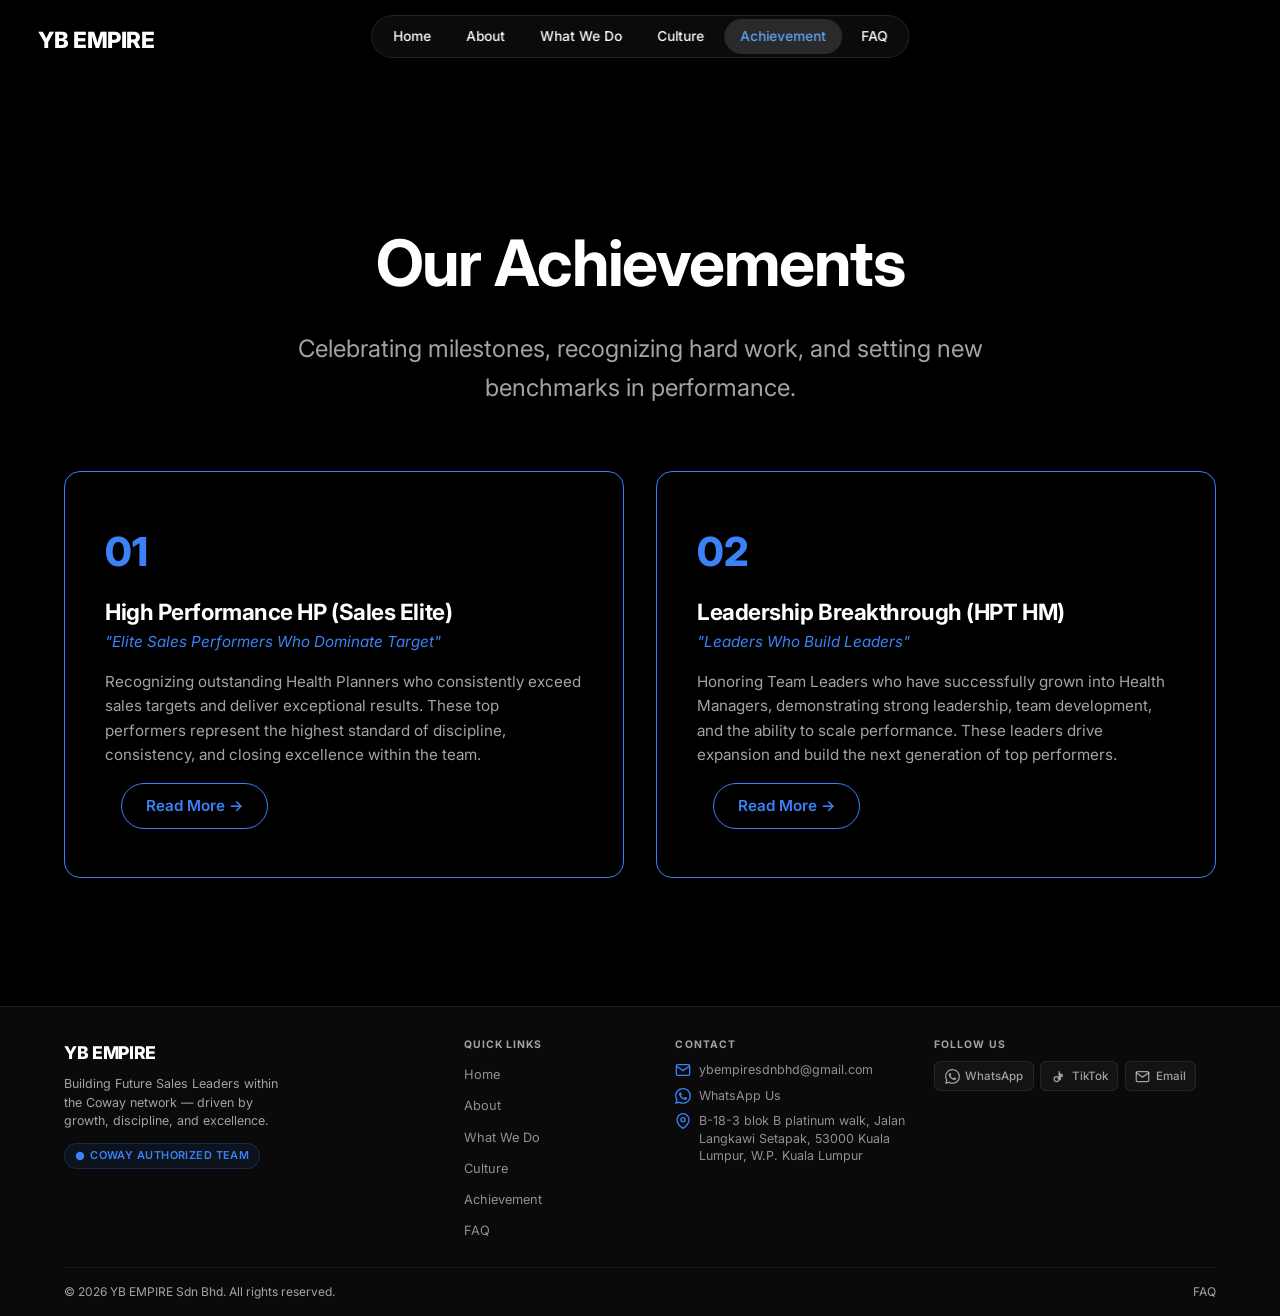
<file: achievement.html>
<!DOCTYPE html>
<html lang="en">
<head>
    <meta charset="UTF-8">
    <meta name="viewport" content="width=device-width, initial-scale=1.0">
    <title>Achievement | YB EMPIRE</title>
    <!-- Google Fonts -->
    <link rel="preconnect" href="https://fonts.googleapis.com">
    <link rel="preconnect" href="https://fonts.gstatic.com" crossorigin>
    <link href="https://fonts.googleapis.com/css2?family=Inter:wght@300;400;500;600;700;800&display=swap" rel="stylesheet">
    <link rel="stylesheet" href="styles.css">
</head>
<body style="padding-top: 100px;">
    <!-- LOGO -->
    <a href="index.html" class="logo">YB EMPIRE</a>

    <!-- HEADER / NAVBAR -->
    <header class="navbar scrolled" id="navbar">
        <div class="menu-toggle" id="menu-toggle">
            <span></span>
            <span></span>
            <span></span>
        </div>
        <nav class="nav-links" id="nav-links">
            <a href="index.html">Home</a>
            <a href="about.html">About</a>
            <a href="services.html">What We Do</a>
            <a href="culture.html">Culture</a>
            <a href="achievement.html" class="active">Achievement</a>
            <a href="faq.html">FAQ</a>
        </nav>
    </header>

    <!-- SECTION – ACHIEVEMENT -->
    <section class="achievement section-padding" id="achievement" style="min-height: calc(100vh - 200px);">
        <div class="container">
            <div class="reveal-up text-center">
                <h2 class="section-title">Our Achievements</h2>
                <p class="lead-text mt-3 mx-auto" style="max-width: 800px;">
                    Celebrating milestones, recognizing hard work, and setting new benchmarks in performance.
                </p>
            </div>

            <div class="services-grid mt-5" style="grid-template-columns: repeat(auto-fit, minmax(300px, 1fr)); text-align: left;">
                <!-- Team Excellence Achievement -->
                <div class="service-card reveal-up">
                    <div class="card-icon" style="font-size: 2.5rem; color: var(--color-accent); margin-bottom: 1rem;">01</div>
                    <h3 style="font-size: 1.4rem; color: var(--color-text); margin-bottom: 0.3rem;">High Performance HP (Sales Elite)</h3>
                    <p style="color: var(--color-accent); font-style: italic; font-size: 0.95rem; margin-bottom: 1rem;">"Elite Sales Performers Who Dominate Target"</p>
                    <p style="color: var(--color-text-muted); line-height: 1.6; font-size: 0.95rem;">
                        Recognizing outstanding Health Planners who consistently exceed sales targets and deliver exceptional results. These top performers represent the highest standard of discipline, consistency, and closing excellence within the team.
                    </p>
                    <a href="javascript:void(0)" class="read-more-link" onclick="openModal('modal-team-excellence')">Read More &rarr;</a>
                </div>
                
                <!-- HPT Achievement -->
                <div class="service-card reveal-up delay-1">
                    <div class="card-icon" style="font-size: 2.5rem; color: var(--color-accent); margin-bottom: 1rem;">02</div>
                    <h3 style="font-size: 1.4rem; color: var(--color-text); margin-bottom: 0.3rem;">Leadership Breakthrough (HPT HM)</h3>
                    <p style="color: var(--color-accent); font-style: italic; font-size: 0.95rem; margin-bottom: 1rem;">"Leaders Who Build Leaders"</p>
                    <p style="color: var(--color-text-muted); line-height: 1.6; font-size: 0.95rem;">
                        Honoring Team Leaders who have successfully grown into Health Managers, demonstrating strong leadership, team development, and the ability to scale performance. These leaders drive expansion and build the next generation of top performers.
                    </p>
                    <a href="javascript:void(0)" class="read-more-link" onclick="openModal('modal-hpt')">Read More &rarr;</a>
                </div>
            </div>
        </div>
    </section>

    <footer class="site-footer">
        <div class="container">
            <div class="footer-grid">
                <div class="footer-col footer-brand">
                    <a href="index.html" class="footer-logo">YB EMPIRE</a>
                    <p class="footer-tagline">Building Future Sales Leaders within the Coway network — driven by growth, discipline, and excellence.</p>
                    <span class="footer-badge">
                        <svg viewBox="0 0 24 24" width="10" height="10" fill="currentColor"><circle cx="12" cy="12" r="10"/></svg>
                        Coway Authorized Team
                    </span>
                </div>
                <div class="footer-col">
                    <h4>Quick Links</h4>
                    <ul class="footer-links">
                        <li><a href="index.html">Home</a></li>
                        <li><a href="about.html">About</a></li>
                        <li><a href="services.html">What We Do</a></li>
                        <li><a href="culture.html">Culture</a></li>
                        <li><a href="achievement.html">Achievement</a></li>
                        <li><a href="faq.html">FAQ</a></li>
                    </ul>
                </div>
                <div class="footer-col">
                    <h4>Contact</h4>
                    <ul class="footer-contact-list">
                        <li>
                            <svg viewBox="0 0 24 24" width="16" height="16" fill="none" stroke="currentColor" stroke-width="2"><path d="M4 4h16c1.1 0 2 .9 2 2v12c0 1.1-.9 2-2 2H4c-1.1 0-2-.9-2-2V6c0-1.1.9-2 2-2z"/><polyline points="22,6 12,13 2,6"/></svg>
                            <a href="https://mail.google.com/mail/?view=cm&fs=1&to=ybempiresdnbhd@gmail.com" target="_blank" rel="noopener noreferrer">ybempiresdnbhd@gmail.com</a>
                        </li>
                        <li>
                            <svg viewBox="0 0 24 24" width="16" height="16" fill="currentColor"><path d="M17.472 14.382c-.297-.149-1.758-.867-2.03-.967-.273-.099-.471-.148-.67.15-.197.297-.767.966-.94 1.164-.173.199-.347.223-.644.075-.297-.15-1.255-.463-2.39-1.475-.883-.788-1.48-1.761-1.653-2.059-.173-.297-.018-.458.13-.606.134-.133.298-.347.446-.52.149-.174.198-.298.298-.497.099-.198.05-.371-.025-.52-.075-.149-.669-1.612-.916-2.207-.242-.579-.487-.5-.669-.51-.173-.008-.371-.01-.57-.01-.198 0-.52.074-.792.372-.272.297-1.04 1.016-1.04 2.479 0 1.462 1.065 2.875 1.213 3.074.149.198 2.096 3.2 5.077 4.487.709.306 1.262.489 1.694.625.712.227 1.36.195 1.871.118.571-.085 1.758-.719 2.006-1.413.248-.694.248-1.289.173-1.413-.074-.124-.272-.198-.57-.347m-5.421 7.403h-.004a9.87 9.87 0 01-5.031-1.378l-.361-.214-3.741.982.998-3.648-.235-.374a9.86 9.86 0 01-1.51-5.26c.001-5.45 4.436-9.884 9.888-9.884 2.64 0 5.122 1.03 6.988 2.898a9.825 9.825 0 012.893 6.994c-.003 5.45-4.437 9.884-9.885 9.884m8.413-18.297A11.815 11.815 0 0012.05 0C5.495 0 .16 5.335.157 11.892c0 2.096.547 4.142 1.588 5.945L.057 24l6.305-1.654a11.882 11.882 0 005.683 1.448h.005c6.554 0 11.89-5.335 11.893-11.893a11.821 11.821 0 00-3.48-8.413z"/></svg>
                            <a href="https://wa.link/lccv3a" target="_blank" rel="noopener noreferrer">WhatsApp Us</a>
                        </li>
                        <li>
                            <svg viewBox="0 0 24 24" width="16" height="16" fill="none" stroke="currentColor" stroke-width="2"><path d="M21 10c0 7-9 13-9 13s-9-6-9-13a9 9 0 0 1 18 0z"/><circle cx="12" cy="10" r="3"/></svg>
                            <span style="display: inline-block; vertical-align: top; line-height: 1.4;">B-18-3 blok B platinum walk, Jalan Langkawi Setapak, 53000 Kuala Lumpur, W.P. Kuala Lumpur</span>
                        </li>
                    </ul>
                </div>
                <div class="footer-col">
                    <h4>Follow Us</h4>
                    <div class="footer-socials">
                        <a href="https://wa.link/lccv3a" target="_blank" rel="noopener noreferrer" class="footer-social-link">
                            <svg viewBox="0 0 24 24" width="15" height="15" fill="currentColor"><path d="M17.472 14.382c-.297-.149-1.758-.867-2.03-.967-.273-.099-.471-.148-.67.15-.197.297-.767.966-.94 1.164-.173.199-.347.223-.644.075-.297-.15-1.255-.463-2.39-1.475-.883-.788-1.48-1.761-1.653-2.059-.173-.297-.018-.458.13-.606.134-.133.298-.347.446-.52.149-.174.198-.298.298-.497.099-.198.05-.371-.025-.52-.075-.149-.669-1.612-.916-2.207-.242-.579-.487-.5-.669-.51-.173-.008-.371-.01-.57-.01-.198 0-.52.074-.792.372-.272.297-1.04 1.016-1.04 2.479 0 1.462 1.065 2.875 1.213 3.074.149.198 2.096 3.2 5.077 4.487.709.306 1.262.489 1.694.625.712.227 1.36.195 1.871.118.571-.085 1.758-.719 2.006-1.413.248-.694.248-1.289.173-1.413-.074-.124-.272-.198-.57-.347m-5.421 7.403h-.004a9.87 9.87 0 01-5.031-1.378l-.361-.214-3.741.982.998-3.648-.235-.374a9.86 9.86 0 01-1.51-5.26c.001-5.45 4.436-9.884 9.888-9.884 2.64 0 5.122 1.03 6.988 2.898a9.825 9.825 0 012.893 6.994c-.003 5.45-4.437 9.884-9.885 9.884m8.413-18.297A11.815 11.815 0 0012.05 0C5.495 0 .16 5.335.157 11.892c0 2.096.547 4.142 1.588 5.945L.057 24l6.305-1.654a11.882 11.882 0 005.683 1.448h.005c6.554 0 11.89-5.335 11.893-11.893a11.821 11.821 0 00-3.48-8.413z"/></svg>
                            WhatsApp
                        </a>
                        <a href="https://www.tiktok.com/@ybempire_?_t=8QW91o86x9c&_r=1" target="_blank" rel="noopener noreferrer" class="footer-social-link">
                            <svg viewBox="0 0 24 24" width="15" height="15" fill="none" stroke="currentColor" stroke-width="2" stroke-linecap="round" stroke-linejoin="round"><path d="M9 12a4 4 0 1 0 4 4V4a5 5 0 0 0 5 5v3a3 3 0 0 1-3-3v8a4 4 0 0 1-4-4z"/></svg>
                            TikTok
                        </a>
                        <a href="https://mail.google.com/mail/?view=cm&fs=1&to=ybempiresdnbhd@gmail.com" target="_blank" rel="noopener noreferrer" class="footer-social-link">
                            <svg viewBox="0 0 24 24" width="15" height="15" fill="none" stroke="currentColor" stroke-width="2" stroke-linecap="round" stroke-linejoin="round"><path d="M4 4h16c1.1 0 2 .9 2 2v12c0 1.1-.9 2-2 2H4c-1.1 0-2-.9-2-2V6c0-1.1.9-2 2-2z"/><polyline points="22,6 12,13 2,6"/></svg>
                            Email
                        </a>

                    </div>
                </div>
            </div>
            <div class="footer-bottom">
                <p>&copy; <span id="year">2025</span> YB EMPIRE Sdn Bhd. All rights reserved.</p>
                <div class="footer-bottom-links">
                    <a href="faq.html">FAQ</a>
                </div>
            </div>
        </div>
    </footer>

    <!-- Modals -->
    <div id="modal-team-excellence" class="modal-overlay" onclick="closeModal(event, 'modal-team-excellence')">
        <div class="modal-content">
            <span class="close-modal" aria-label="Close" onclick="closeModal(null, 'modal-team-excellence')">&times;</span>
            <div class="modal-body" style="padding: 0;">
                <div class="facecard-grid">
                    <!-- Card 1 -->
                    <div class="facecard">
                        <div class="facecard-image">
                            <img src="assets/images/Pieja1.jpg" alt="HEALTH PLANNER PIEJA">
                        </div>
                        <div class="facecard-info" style="padding: 1rem;">
                            <h3 style="font-size: 1.1rem; margin-bottom: 0.2rem;">HEALTH PLANNER PIEJA</h3>
                            <p style="font-size: 0.9rem; margin-bottom: 0.5rem; color: #fff; font-weight: 500;">Nur Hafizah Binti Abdul Halim</p>
                            <p style="font-size: 0.85rem; margin-bottom: 0.5rem; color: #ffd700; font-weight: 600;">15 Unit Above Consecutive For 8 Months</p>
                            <p style="font-style: italic; font-size: 0.85rem; color: #e0e0e0; margin-bottom: 0;">“Success is not given, it is earned in silence and proven in numbers.”</p>
                        </div>
                    </div>
                    <!-- Card 2 -->
                    <div class="facecard">
                        <div class="facecard-image">
                            <img src="assets/images/danish.jpg" alt="Michael Law">
                        </div>
                        <div class="facecard-info" style="padding: 1rem;">
                            <h3 style="font-size: 1.1rem; margin-bottom: 0.2rem;">HEALTH PLANNER DANISH</h3>
                            <p style="font-size: 0.9rem; margin-bottom: 0.5rem; color: #fff; font-weight: 500;">Muhammad Danish Haikal Bin Mohd Azan</p>
                            <p style="font-size: 0.85rem; margin-bottom: 0.5rem; color: #ffd700; font-weight: 600;">15 Unit Above Consecutive For 6 Months</p>
                            <p style="font-style: italic; font-size: 0.85rem; color: #e0e0e0; margin-bottom: 0;">“Success has no age requirement”</p>
                            
                        </div>
                    </div>
                    <!-- Card 3 -->
                    <div class="facecard">
                        <div class="facecard-image">
                            <img src="assets/images/atiqah.jpg" alt="Maureen Sullivan">
                        </div>
                        <div class="facecard-info" style="padding: 1rem;">
                            <h3 style="font-size: 1.1rem; margin-bottom: 0.2rem;">HEALTH PLANNER IQA</h3>
                            <p style="font-size: 0.9rem; margin-bottom: 0.5rem; color: #fff; font-weight: 500;">Nur Atiqah Binti Azman</p>
                            <p style="font-size: 0.85rem; margin-bottom: 0.5rem; color: #ffd700; font-weight: 600;">10 Unit Above Consecutive For 9 Months</p>
                            <p style="font-style: italic; font-size: 0.85rem; color: #e0e0e0; margin-bottom: 0;">“Stop Selling, Start Helping”</p>
                           
                        </div>
                    </div>
                    <!-- Card 4 -->
                    <div class="facecard">
                        <div class="facecard-image">
                            <img src="assets/images/nisaj.jpg" alt="John Doe">
                        </div>
                        <div class="facecard-info" style="padding: 1rem;">
                            <h3 style="font-size: 1.1rem; margin-bottom: 0.2rem;">HEALTH PLANNER NISAJ</h3>
                            <p style="font-size: 0.9rem; margin-bottom: 0.5rem; color: #fff; font-weight: 500;">Ummy Nurkhairulnisa Binti Jara’ee</p>
                            <p style="font-size: 0.85rem; margin-bottom: 0.5rem; color: #ffd700; font-weight: 600;">10 Unit Above Consecutive For 7 Months</p>
                            <p style="font-style: italic; font-size: 0.85rem; color: #e0e0e0; margin-bottom: 0;">“Sales is not about selling, it’s about solving and serving.”</p>
                           
                        </div>
                    </div>
                    <!-- Card 5 -->
                    <div class="facecard">
                        <div class="facecard-image">
                            <img src="assets/images/fazra.jpg" alt="Jane Smith">
                        </div>
                        <div class="facecard-info" style="padding: 1rem;">
                            <h3 style="font-size: 1.1rem; margin-bottom: 0.2rem;">HEALTH PLANNER RARA</h3>
                            <p style="font-size: 0.9rem; margin-bottom: 0.5rem; color: #fff; font-weight: 500;">SITI FAZRA BINTI AWANG MASRI</p>
                            <p style="font-size: 0.85rem; margin-bottom: 0.5rem; color: #ffd700; font-weight: 600;">10 Unit Above Consecutive For 5 Months</p>
                            <p style="font-style: italic; font-size: 0.85rem; color: #e0e0e0; margin-bottom: 0;">“Listening is a sales skill, and introverts master it naturally.”</p>
                           
                        </div>
                    </div>
                    <!-- Card 6 -->
                    <div class="facecard">
                        <div class="facecard-image">
                            <img src="assets/images/ummul.jpg" alt="Robert Chen">
                        </div>
                        <div class="facecard-info" style="padding: 1rem;">
                            <h3 style="font-size: 1.1rem; margin-bottom: 0.2rem;">HEALTH PLANNER UMMUL</h3>
                            <p style="font-size: 0.9rem; margin-bottom: 0.5rem; color: #fff; font-weight: 500;">UMMUL AQIRAH BINTI HERMAN</p>
                            <p style="font-size: 0.85rem; margin-bottom: 0.5rem; color: #ffd700; font-weight: 600;">10 Unit Above Consecutive For 5 Months</p>
                            <p style="font-style: italic; font-size: 0.85rem; color: #e0e0e0; margin-bottom: 0;">“One sale today,Ten sales tomorrow and a million sales someday. Just keep going!.”</p>
                            
                        </div>
                    </div>
                    <!-- Card 7 -->
                    <div class="facecard">
                        <div class="facecard-image">
                            <img src="assets/images/aliya.jpg" alt="Leader 7">
                        </div>
                        <div class="facecard-info" style="padding: 1rem;">
                            <h3 style="font-size: 1.1rem; margin-bottom: 0.2rem;">HEALTH PLANNER ALIYA</h3>
                            <p style="font-size: 0.9rem; margin-bottom: 0.5rem; color: #fff; font-weight: 500;">ALIYA MAISARAH BINTI MOHD KHAIRUL AZLI</p>
                            <p style="font-size: 0.85rem; margin-bottom: 0.5rem; color: #ffd700; font-weight: 600;">10 Unit Above Consecutive For 4 Months</p>
                            <p style="font-style: italic; font-size: 0.85rem; color: #e0e0e0; margin-bottom: 0;">“Hungry minds don’t quit,they find another way”</p>
                            
                        </div>
                    </div>
                </div>
            </div>
        </div>
    </div>

    <div id="modal-hpt" class="modal-overlay" onclick="closeModal(event, 'modal-hpt')">
        <div class="modal-content">
            <span class="close-modal" aria-label="Close" onclick="closeModal(null, 'modal-hpt')">&times;</span>
            <div class="modal-body">
                <div class="modal-image">
                    <img src="assets/images/irfan.png" alt="HEALTH MANAGER IRFAN (HPT HM)" style="border-radius: 12px; box-shadow: 0 15px 35px rgba(0,0,0,0.4); border: 1px solid rgba(255,255,255,0.1);">
                </div>
                <div class="modal-text">
                    <div style="background: linear-gradient(145deg, rgba(30, 41, 59, 0.7), rgba(15, 23, 42, 0.9)); border-left: 4px solid #d4af37; padding: 2rem; border-radius: 12px; box-shadow: 0 10px 25px rgba(0,0,0,0.5); margin-bottom: 2rem; position: relative; overflow: hidden; border-top: 1px solid rgba(255,255,255,0.05); border-right: 1px solid rgba(255,255,255,0.05); border-bottom: 1px solid rgba(255,255,255,0.05);">
                        
                        <div style="position: absolute; top: -10px; right: 10px; font-size: 6rem; opacity: 0.04; font-weight: 800; font-family: 'Times New Roman', serif; color: #d4af37;">HM</div>

                        <h2 style="font-size: 1.8rem; margin-bottom: 0.5rem; background: linear-gradient(90deg, #d4af37, #fdf0a6, #d4af37); -webkit-background-clip: text; background-clip: text; -webkit-text-fill-color: transparent; text-transform: uppercase; letter-spacing: 1px; font-weight: 800; position: relative; z-index: 2;">HEALTH MANAGER IRFAN (HPT HM)</h2>
                        
                        <p style="font-size: 1.1rem; color: #f8fafc; font-weight: 600; margin-bottom: 1.2rem; text-transform: uppercase; letter-spacing: 2px; border-bottom: 1px solid rgba(255,255,255,0.1); padding-bottom: 0.8rem; display: inline-block; position: relative; z-index: 2;">MUHAMMAD IRFAN BIN MOHD KAMAL</p>
                        
                        <div style="margin-top: 0.2rem; position: relative; z-index: 2;">
                            <span style="background: rgba(212, 175, 55, 0.15); border: 1px solid rgba(212, 175, 55, 0.3); color: #fde047; padding: 0.5rem 1.2rem; border-radius: 50px; font-size: 0.85rem; font-weight: 700; letter-spacing: 1px; display: inline-block; box-shadow: 0 4px 15px rgba(212, 175, 55, 0.1);">4 YEARS OF EXPERIENCE WORKING AT COWAY</span>
                        </div>
                    </div>
                    
                    <p style="color: #e2e8f0; font-size: 1.05rem; line-height: 1.8; text-align: justify; margin-bottom: 1.5rem;"><strong style="color: #fff; font-size: 1.15rem; border-bottom: 2px solid var(--color-accent); padding-bottom: 2px;">This achievement represents more than just individual success.</strong> It reflects the strength of a proven leadership system. Developed under the guidance of a Top 1 Nationwide Manager who has consistently dominated the national ranking, this manager is part of a powerful legacy built through mentorship, discipline, and results.</p>
                    
                    <p style="color: #cbd5e1; font-size: 1.05rem; line-height: 1.8; text-align: justify; margin-bottom: 1.5rem;">The journey began with strong guidance and continuous development, evolving from being mentored into becoming a leader capable of leading others. Today, he stands not only as a successful manager, but also as a contributor to the next generation of leaders, continuing the cycle of growth by developing new managers within the team.</p>
                    
                    <div style="border-left: 3px solid #60a5fa; background: linear-gradient(90deg, rgba(59, 130, 246, 0.08), transparent); padding: 1.2rem 1.5rem; border-radius: 0 8px 8px 0; margin-bottom: 1rem;">
                        <p style="color: #f8fafc; font-size: 1.1rem; line-height: 1.7; text-align: justify; font-style: italic; margin: 0; font-weight: 500;">"This is a clear example that true leadership is not just about achieving top results, but about building people, multiplying success, and creating lasting impact within the organization."</p>
                    </div>
                </div>

                <!-- Second Leader Image & Description -->
                <div class="modal-image" style="margin-top: 2rem;">
                    <img src="assets/images/afiq.png" alt="HEALTH MANAGER AFIQ (HPT HM)" style="border-radius: 12px; box-shadow: 0 15px 35px rgba(0,0,0,0.4); border: 1px solid rgba(255,255,255,0.1);">
                </div>
                <div class="modal-text" style="margin-top: 2rem;">
                    <div style="background: linear-gradient(145deg, rgba(30, 41, 59, 0.7), rgba(15, 23, 42, 0.9)); border-left: 4px solid #d4af37; padding: 2rem; border-radius: 12px; box-shadow: 0 10px 25px rgba(0,0,0,0.5); margin-bottom: 2rem; position: relative; overflow: hidden; border-top: 1px solid rgba(255,255,255,0.05); border-right: 1px solid rgba(255,255,255,0.05); border-bottom: 1px solid rgba(255,255,255,0.05);">
                        
                        <div style="position: absolute; top: -10px; right: 10px; font-size: 6rem; opacity: 0.04; font-weight: 800; font-family: 'Times New Roman', serif; color: #d4af37;">HM</div>

                        <h2 style="font-size: 1.8rem; margin-bottom: 0.5rem; background: linear-gradient(90deg, #d4af37, #fdf0a6, #d4af37); -webkit-background-clip: text; background-clip: text; -webkit-text-fill-color: transparent; text-transform: uppercase; letter-spacing: 1px; font-weight: 800; position: relative; z-index: 2;">HEALTH MANAGER AFIQ (HPT HM)</h2>
                        
                        <p style="font-size: 1.1rem; color: #f8fafc; font-weight: 600; margin-bottom: 1.2rem; text-transform: uppercase; letter-spacing: 2px; border-bottom: 1px solid rgba(255,255,255,0.1); padding-bottom: 0.8rem; display: inline-block; position: relative; z-index: 2;">MUHAMMAD AFIQ HAFIZIE BIN MOHD NEJEB</p>
                        
                        <div style="margin-top: 0.2rem; position: relative; z-index: 2;">
                            <span style="background: rgba(212, 175, 55, 0.15); border: 1px solid rgba(212, 175, 55, 0.3); color: #fde047; padding: 0.5rem 1.2rem; border-radius: 50px; font-size: 0.85rem; font-weight: 700; letter-spacing: 1px; display: inline-block; box-shadow: 0 4px 15px rgba(212, 175, 55, 0.1);">5 YEARS OF EXPERIENCE WORKING AT COWAY</span>
                        </div>
                    </div>
                    
                    <p style="color: #e2e8f0; font-size: 1.05rem; line-height: 1.8; text-align: justify; margin-bottom: 1.5rem;"><strong style="color: #fff; font-size: 1.15rem; border-bottom: 2px solid var(--color-accent); padding-bottom: 2px;">This achievement goes beyond individual performance,</strong> it reflects the strength of a structured system built to shape leaders over time. Through consistent guidance, continuous development, and a strong culture of accountability, potential is gradually refined into performance, and performance evolves into leadership.</p>
                    
                    <p style="color: #cbd5e1; font-size: 1.05rem; line-height: 1.8; text-align: justify; margin-bottom: 1.5rem;">Every journey within this system is different, yet guided by the same foundation which is discipline, resilience, and the willingness to grow. It is a process that challenges individuals to step out of their comfort zone, embrace learning, and develop the confidence to lead.</p>
                    
                    <p style="color: #cbd5e1; font-size: 1.05rem; line-height: 1.8; text-align: justify; margin-bottom: 1.5rem;">As each leader grows, they contribute to the growth of others, creating a continuous cycle of learning, development, and shared success. It becomes a reminder that true progress is not only measured by personal achievements, but also by the ability to uplift and build people around you.</p>

                    <div style="border-left: 3px solid #60a5fa; background: linear-gradient(90deg, rgba(59, 130, 246, 0.08), transparent); padding: 1.2rem 1.5rem; border-radius: 0 8px 8px 0; margin-bottom: 1rem;">
                        <p style="color: #f8fafc; font-size: 1.1rem; line-height: 1.7; text-align: justify; font-style: italic; margin: 0; font-weight: 500;">"In the end, this journey reflects a simple truth and growth takes time, consistency builds strength, and leadership is earned through the value you bring to others."</p>
                    </div>
                </div>
            </div>
        </div>
    </div>

    <script src="script.js"></script>
</body>
</html>
</file>
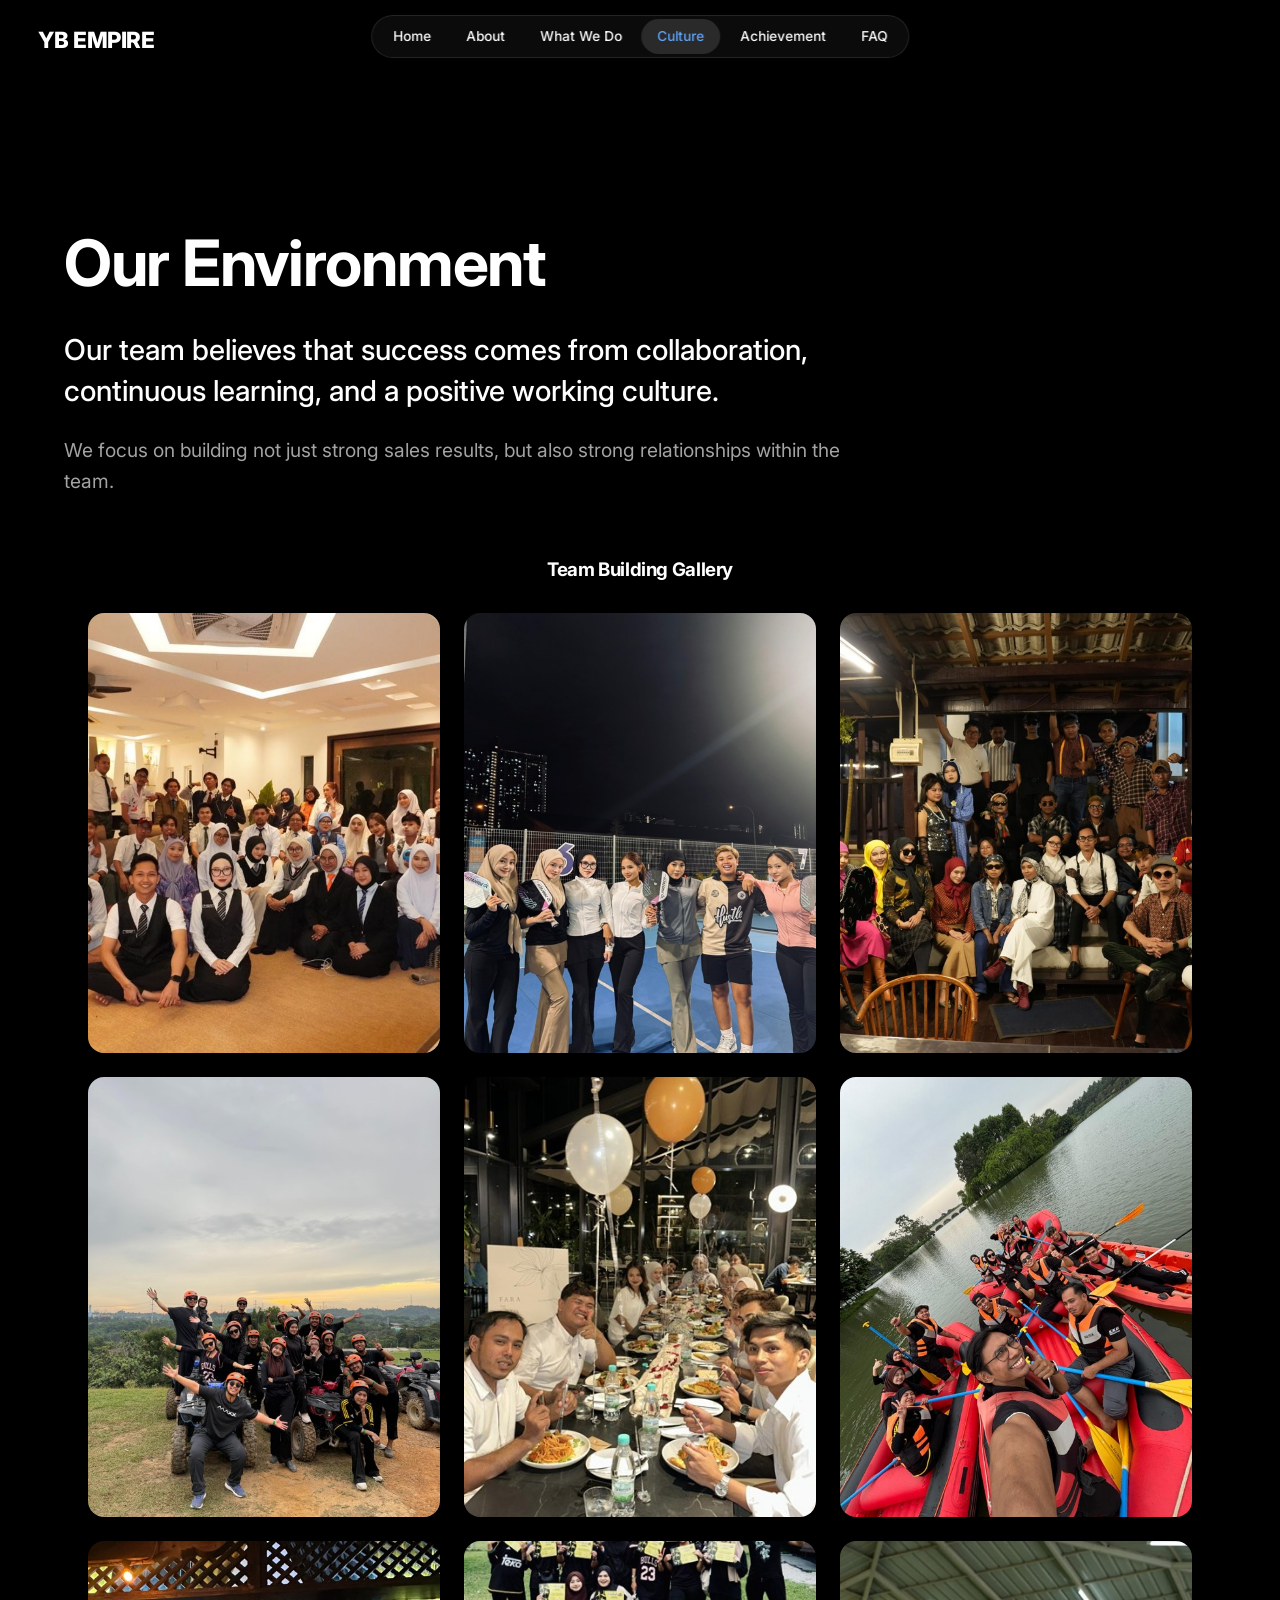
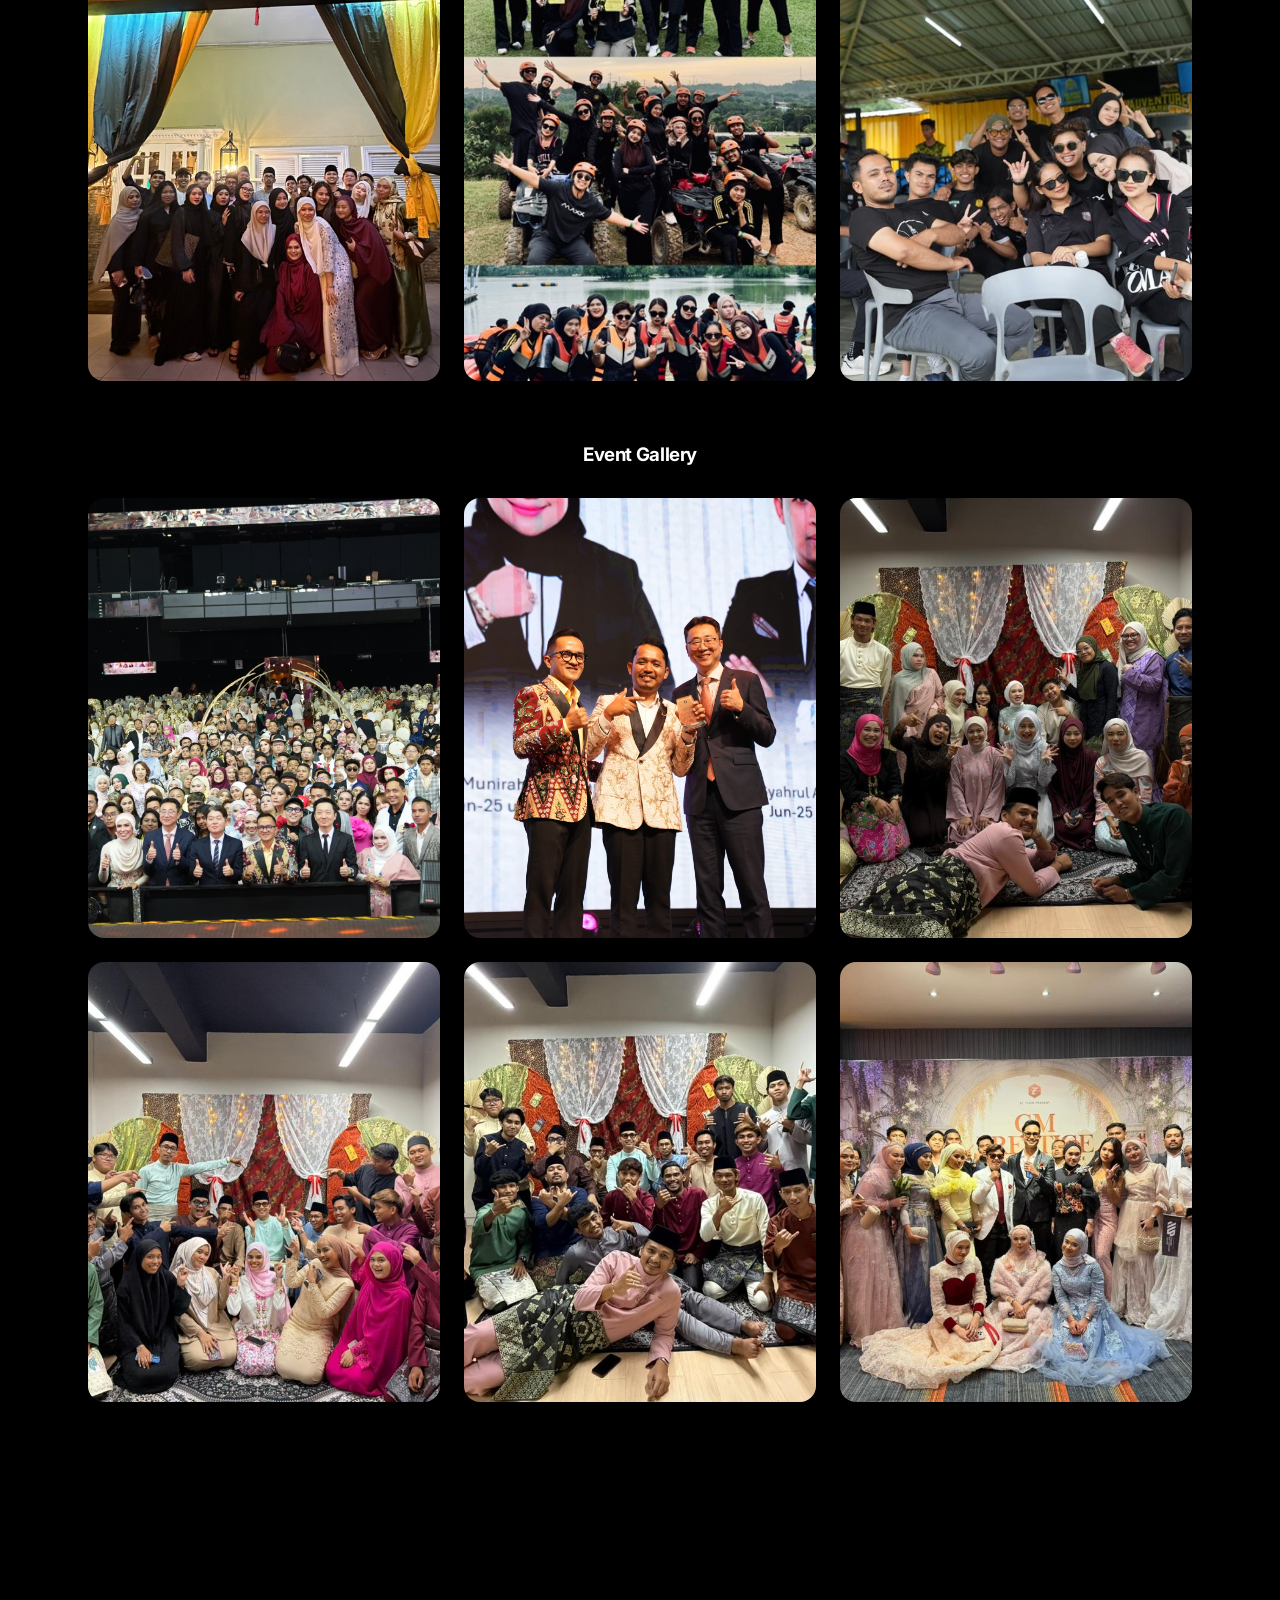
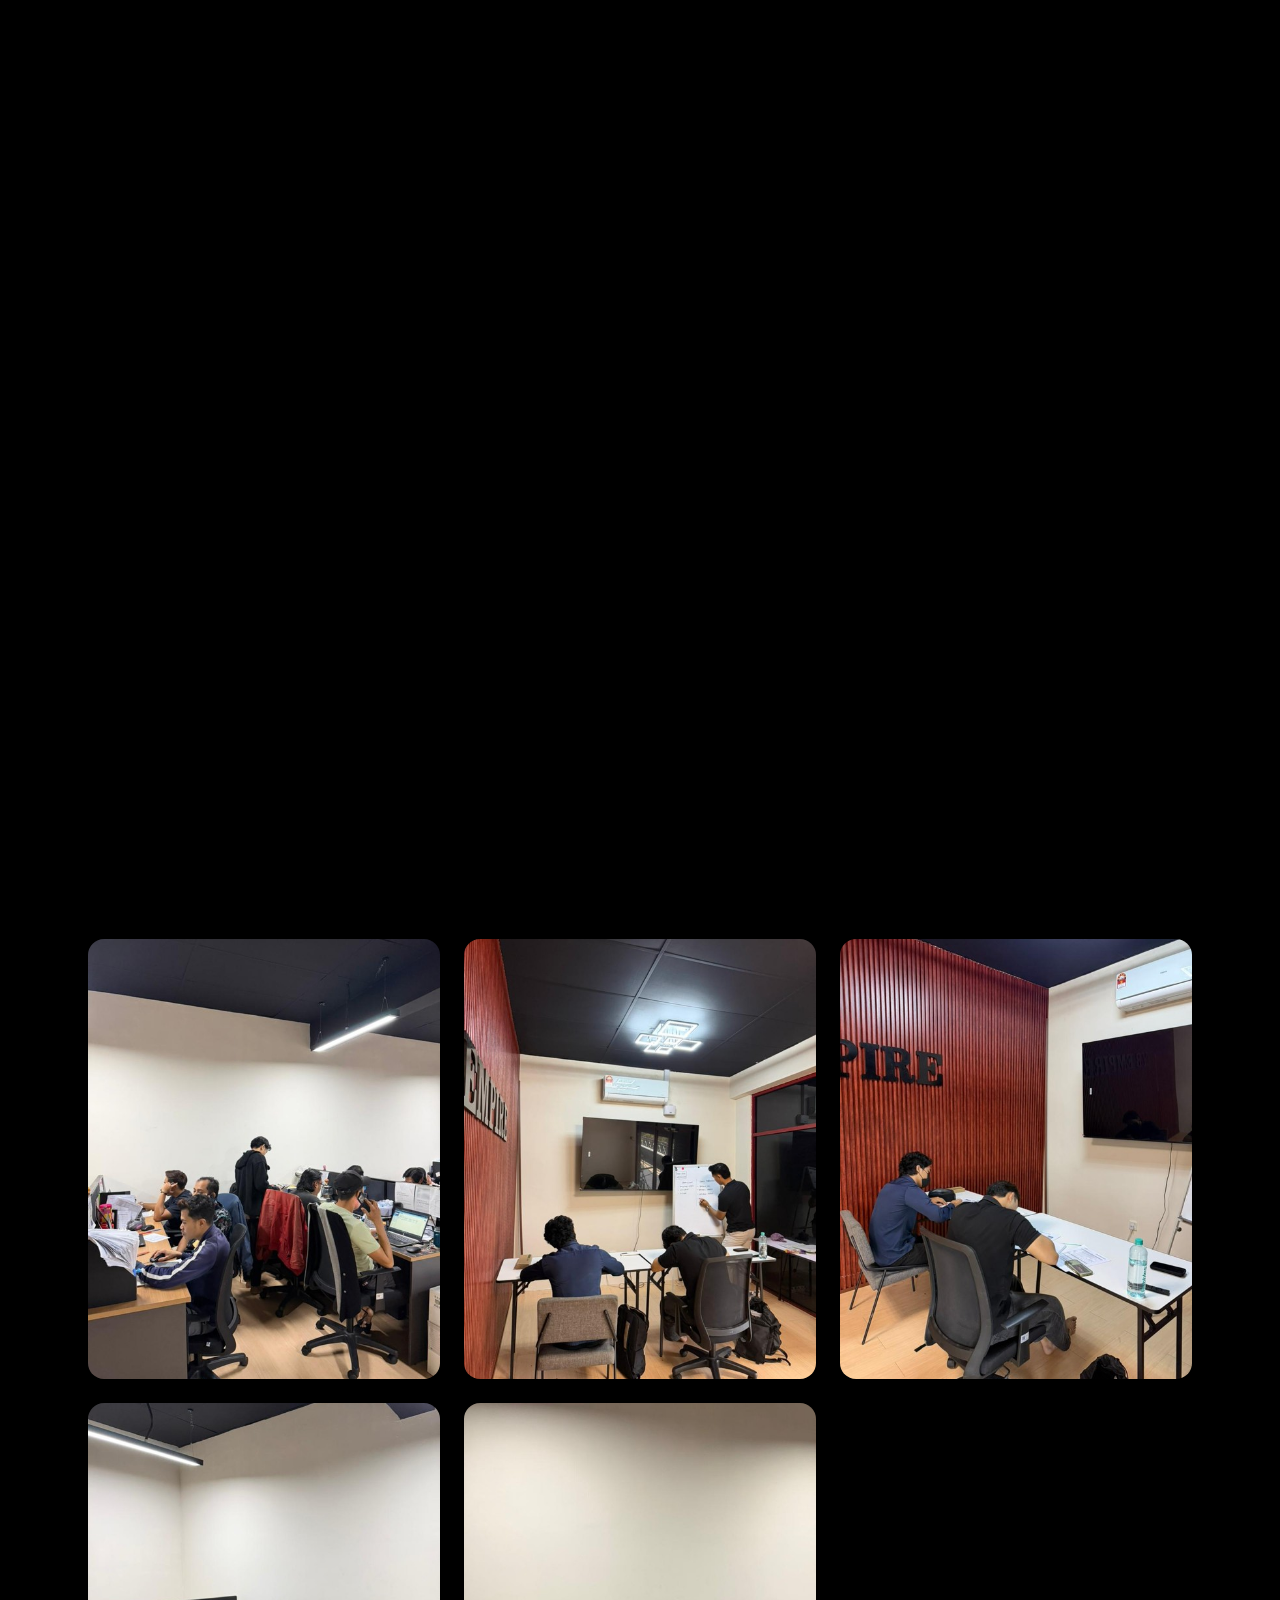
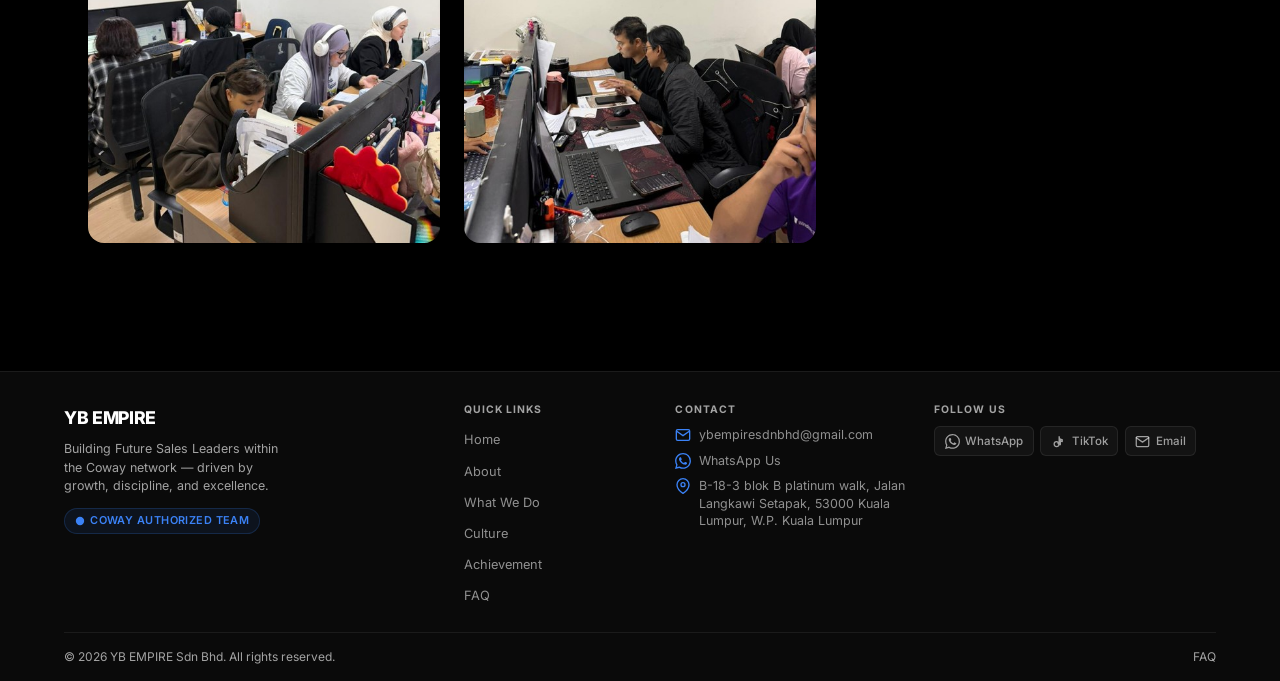
<file: culture.html>
<!DOCTYPE html>
<html lang="en">
<head>
    <meta charset="UTF-8">
    <meta name="viewport" content="width=device-width, initial-scale=1.0">
    <title>Culture | YB EMPIRE</title>
    <!-- Google Fonts -->
    <link rel="preconnect" href="https://fonts.googleapis.com">
    <link rel="preconnect" href="https://fonts.gstatic.com" crossorigin>
    <link href="https://fonts.googleapis.com/css2?family=Inter:wght@300;400;500;600;700;800&display=swap" rel="stylesheet">
    <link rel="stylesheet" href="styles.css">
</head>
<body style="padding-top: 100px;">
    <!-- LOGO -->
    <a href="index.html" class="logo">YB EMPIRE</a>

    <!-- HEADER / NAVBAR -->
    <header class="navbar scrolled" id="navbar">
        <div class="menu-toggle" id="menu-toggle">
            <span></span>
            <span></span>
            <span></span>
        </div>
        <nav class="nav-links" id="nav-links">
            <a href="index.html">Home</a>
            <a href="about.html">About</a>
            <a href="services.html">What We Do</a>
            <a href="culture.html" class="active">Culture</a>
            <a href="achievement.html">Achievement</a>
            <a href="faq.html">FAQ</a>
        </nav>
    </header>

    <!-- SECTION 4 – TEAM CULTURE -->
    <section class="culture section-padding" id="culture" style="min-height: calc(100vh - 200px);">
        <div class="container">
            <div class="culture-header reveal-up">
                <h2 class="section-title">Our Environment</h2>
                <p class="culture-lead">
                    Our team believes that success comes from collaboration, continuous learning, and a positive working culture.
                </p>
                <p class="culture-sub">
                    We focus on building not just strong sales results, but also strong relationships within the team.
                </p>
            </div>
        </div>
        
        <!-- Team Building Gallery -->
        <div class="container mt-5 pt-4">
            <h3 class="text-center mb-4 reveal-up">Team Building Gallery</h3>
            <div class="culture-gallery">
                <div class="gallery-item reveal-scale">
                    <div class="image-wrapper">
                        <img src="assets/images/tb1.jpg" alt="Team Building">
                    </div>
                </div>
                <div class="gallery-item reveal-scale delay-1">
                    <div class="image-wrapper">
                        <img src="assets/images/tb2.jpg" alt="Team Building">
                    </div>
                </div>
                <div class="gallery-item reveal-scale delay-2">
                    <div class="image-wrapper">
                        <img src="assets/images/tb3.jpg" alt="Team Building">
                    </div>
                </div>
                <div class="gallery-item reveal-scale">
                    <div class="image-wrapper">
                        <img src="assets/images/tb4.jpg" alt="Team Building">
                    </div>
                </div>
                <div class="gallery-item reveal-scale delay-1">
                    <div class="image-wrapper">
                        <img src="assets/images/tb5.jpg" alt="Team Building">
                    </div>
                </div>
                <div class="gallery-item reveal-scale delay-2">
                    <div class="image-wrapper">
                        <img src="assets/images/tb6.jpg" alt="Team Building">
                    </div>
                </div>
                <div class="gallery-item reveal-scale">
                    <div class="image-wrapper">
                        <img src="assets/images/tb7.jpg" alt="Team Building">
                    </div>
                </div>
                <div class="gallery-item reveal-scale delay-1">
                    <div class="image-wrapper">
                        <img src="assets/images/tb8.jpg" alt="Team Building">
                    </div>
                </div>
                <div class="gallery-item reveal-scale delay-2">
                    <div class="image-wrapper">
                        <img src="assets/images/tb9.jpg" alt="Team Building">
                    </div>
                </div>
            </div>
        </div>

        <!-- Event Gallery -->
        <div class="container mt-5 pt-4">
            <h3 class="text-center mb-4 reveal-up">Event Gallery</h3>
            <div class="culture-gallery">
                <div class="gallery-item reveal-scale">
                    <div class="image-wrapper">
                        <img src="assets/images/event1.jpg" alt="Company Events">
                    </div>
                </div>
                <div class="gallery-item reveal-scale delay-1">
                    <div class="image-wrapper">
                        <img src="assets/images/event2.jpg" alt="Company Events">
                    </div>
                </div>
                <div class="gallery-item reveal-scale delay-2">
                    <div class="image-wrapper">
                        <img src="assets/images/event3.jpg" alt="Company Events">
                    </div>
                </div>
                <div class="gallery-item reveal-scale">
                    <div class="image-wrapper">
                        <img src="assets/images/event4.jpg" alt="Company Events">
                    </div>
                </div>
                <div class="gallery-item reveal-scale delay-1">
                    <div class="image-wrapper">
                        <img src="assets/images/event5.jpg" alt="Company Events">
                    </div>
                </div>
                <div class="gallery-item reveal-scale delay-2">
                    <div class="image-wrapper">
                        <img src="assets/images/event6.jpg" alt="Company Events">
                    </div>
                </div>
                <div class="gallery-item reveal-scale">
                    <div class="image-wrapper">
                        <img src="assets/images/event7.jpg" alt="Company Events">
                    </div>
                </div>
                <div class="gallery-item reveal-scale delay-1">
                    <div class="image-wrapper">
                        <img src="assets/images/event8.jpg" alt="Company Events">
                    </div>
                </div>
                <div class="gallery-item reveal-scale delay-2">
                    <div class="image-wrapper">
                        <img src="assets/images/event9.jpg" alt="Company Events">
                    </div>
                </div>
            </div>
        </div>

        <!-- Environment Gallery -->
        <div class="container mt-5 pt-4">
            <h3 class="text-center mb-4 reveal-up">Environment Gallery</h3>
            <div class="culture-gallery">
                <div class="gallery-item reveal-scale">
                    <div class="image-wrapper">
                        <img src="assets/images/env1.jpg" alt="Office Environment">
                    </div>
                </div>
                <div class="gallery-item reveal-scale delay-1">
                    <div class="image-wrapper">
                        <img src="assets/images/env2.jpg" alt="Office Environment">
                    </div>
                </div>
                <div class="gallery-item reveal-scale delay-2">
                    <div class="image-wrapper">
                        <img src="assets/images/env3.jpg" alt="Office Environment">
                    </div>
                </div>
            </div>
        </div>

        <!-- Office Gallery -->
        <div class="container mt-5 pt-4">
            <h3 class="text-center mb-4 reveal-up">Office Environment Gallery</h3>
            <div class="culture-gallery">
                <div class="gallery-item reveal-scale">
                    <div class="image-wrapper">
                        <img src="assets/images/office1.jpg" alt="Office Gallery">
                    </div>
                </div>
                <div class="gallery-item reveal-scale delay-1">
                    <div class="image-wrapper">
                        <img src="assets/images/office2.jpg" alt="Office Gallery">
                    </div>
                </div>
                <div class="gallery-item reveal-scale delay-2">
                    <div class="image-wrapper">
                        <img src="assets/images/office3.jpg" alt="Office Gallery">
                    </div>
                </div>
                <div class="gallery-item reveal-scale">
                    <div class="image-wrapper">
                        <img src="assets/images/office4.jpg" alt="Office Gallery">
                    </div>
                </div>
                <div class="gallery-item reveal-scale delay-1">
                    <div class="image-wrapper">
                        <img src="assets/images/office5.jpg" alt="Office Gallery">
                    </div>
                </div>
            </div>
        </div>
    </section>

    <footer class="site-footer">
        <div class="container">
            <div class="footer-grid">
                <!-- Brand Column -->
                <div class="footer-col footer-brand">
                    <a href="index.html" class="footer-logo">YB EMPIRE</a>
                    <p class="footer-tagline">Building Future Sales Leaders within the Coway network — driven by growth, discipline, and excellence.</p>
                    <span class="footer-badge">
                        <svg viewBox="0 0 24 24" width="10" height="10" fill="currentColor"><circle cx="12" cy="12" r="10"/></svg>
                        Coway Authorized Team
                    </span>
                </div>

                <!-- Quick Links Column -->
                <div class="footer-col">
                    <h4>Quick Links</h4>
                    <ul class="footer-links">
                        <li><a href="index.html">Home</a></li>
                        <li><a href="about.html">About</a></li>
                        <li><a href="services.html">What We Do</a></li>
                        <li><a href="culture.html">Culture</a></li>
                        <li><a href="achievement.html">Achievement</a></li>
                        <li><a href="faq.html">FAQ</a></li>
                    </ul>
                </div>

                <!-- Contact Column -->
                <div class="footer-col">
                    <h4>Contact</h4>
                    <ul class="footer-contact-list">
                        <li>
                            <svg viewBox="0 0 24 24" width="16" height="16" fill="none" stroke="currentColor" stroke-width="2"><path d="M4 4h16c1.1 0 2 .9 2 2v12c0 1.1-.9 2-2 2H4c-1.1 0-2-.9-2-2V6c0-1.1.9-2 2-2z"/><polyline points="22,6 12,13 2,6"/></svg>
                            <a href="https://mail.google.com/mail/?view=cm&fs=1&to=ybempiresdnbhd@gmail.com" target="_blank" rel="noopener noreferrer">ybempiresdnbhd@gmail.com</a>
                        </li>
                        <li>
                            <svg viewBox="0 0 24 24" width="16" height="16" fill="currentColor"><path d="M17.472 14.382c-.297-.149-1.758-.867-2.03-.967-.273-.099-.471-.148-.67.15-.197.297-.767.966-.94 1.164-.173.199-.347.223-.644.075-.297-.15-1.255-.463-2.39-1.475-.883-.788-1.48-1.761-1.653-2.059-.173-.297-.018-.458.13-.606.134-.133.298-.347.446-.52.149-.174.198-.298.298-.497.099-.198.05-.371-.025-.52-.075-.149-.669-1.612-.916-2.207-.242-.579-.487-.5-.669-.51-.173-.008-.371-.01-.57-.01-.198 0-.52.074-.792.372-.272.297-1.04 1.016-1.04 2.479 0 1.462 1.065 2.875 1.213 3.074.149.198 2.096 3.2 5.077 4.487.709.306 1.262.489 1.694.625.712.227 1.36.195 1.871.118.571-.085 1.758-.719 2.006-1.413.248-.694.248-1.289.173-1.413-.074-.124-.272-.198-.57-.347m-5.421 7.403h-.004a9.87 9.87 0 01-5.031-1.378l-.361-.214-3.741.982.998-3.648-.235-.374a9.86 9.86 0 01-1.51-5.26c.001-5.45 4.436-9.884 9.888-9.884 2.64 0 5.122 1.03 6.988 2.898a9.825 9.825 0 012.893 6.994c-.003 5.45-4.437 9.884-9.885 9.884m8.413-18.297A11.815 11.815 0 0012.05 0C5.495 0 .16 5.335.157 11.892c0 2.096.547 4.142 1.588 5.945L.057 24l6.305-1.654a11.882 11.882 0 005.683 1.448h.005c6.554 0 11.89-5.335 11.893-11.893a11.821 11.821 0 00-3.48-8.413z"/></svg>
                            <a href="https://wa.link/lccv3a" target="_blank" rel="noopener noreferrer">WhatsApp Us</a>
                        </li>
                        <li>
                            <svg viewBox="0 0 24 24" width="16" height="16" fill="none" stroke="currentColor" stroke-width="2"><path d="M21 10c0 7-9 13-9 13s-9-6-9-13a9 9 0 0 1 18 0z"/><circle cx="12" cy="10" r="3"/></svg>
                            <span style="display: inline-block; vertical-align: top; line-height: 1.4;">B-18-3 blok B platinum walk, Jalan Langkawi Setapak, 53000 Kuala Lumpur, W.P. Kuala Lumpur</span>
                        </li>
                    </ul>
                </div>

                <!-- Social Media Column -->
                <div class="footer-col">
                    <h4>Follow Us</h4>
                    <div class="footer-socials">
                        <a href="https://wa.link/lccv3a" target="_blank" rel="noopener noreferrer" class="footer-social-link" aria-label="WhatsApp">
                            <svg viewBox="0 0 24 24" width="15" height="15" fill="currentColor"><path d="M17.472 14.382c-.297-.149-1.758-.867-2.03-.967-.273-.099-.471-.148-.67.15-.197.297-.767.966-.94 1.164-.173.199-.347.223-.644.075-.297-.15-1.255-.463-2.39-1.475-.883-.788-1.48-1.761-1.653-2.059-.173-.297-.018-.458.13-.606.134-.133.298-.347.446-.52.149-.174.198-.298.298-.497.099-.198.05-.371-.025-.52-.075-.149-.669-1.612-.916-2.207-.242-.579-.487-.5-.669-.51-.173-.008-.371-.01-.57-.01-.198 0-.52.074-.792.372-.272.297-1.04 1.016-1.04 2.479 0 1.462 1.065 2.875 1.213 3.074.149.198 2.096 3.2 5.077 4.487.709.306 1.262.489 1.694.625.712.227 1.36.195 1.871.118.571-.085 1.758-.719 2.006-1.413.248-.694.248-1.289.173-1.413-.074-.124-.272-.198-.57-.347m-5.421 7.403h-.004a9.87 9.87 0 01-5.031-1.378l-.361-.214-3.741.982.998-3.648-.235-.374a9.86 9.86 0 01-1.51-5.26c.001-5.45 4.436-9.884 9.888-9.884 2.64 0 5.122 1.03 6.988 2.898a9.825 9.825 0 012.893 6.994c-.003 5.45-4.437 9.884-9.885 9.884m8.413-18.297A11.815 11.815 0 0012.05 0C5.495 0 .16 5.335.157 11.892c0 2.096.547 4.142 1.588 5.945L.057 24l6.305-1.654a11.882 11.882 0 005.683 1.448h.005c6.554 0 11.89-5.335 11.893-11.893a11.821 11.821 0 00-3.48-8.413z"/></svg>
                            WhatsApp
                        </a>
                        <a href="https://www.tiktok.com/@ybempire_?_t=8QW91o86x9c&_r=1" target="_blank" rel="noopener noreferrer" class="footer-social-link" aria-label="TikTok">
                            <svg viewBox="0 0 24 24" width="15" height="15" fill="none" stroke="currentColor" stroke-width="2" stroke-linecap="round" stroke-linejoin="round"><path d="M9 12a4 4 0 1 0 4 4V4a5 5 0 0 0 5 5v3a3 3 0 0 1-3-3v8a4 4 0 0 1-4-4z"/></svg>
                            TikTok
                        </a>
                        <a href="https://mail.google.com/mail/?view=cm&fs=1&to=ybempiresdnbhd@gmail.com" target="_blank" rel="noopener noreferrer" class="footer-social-link" aria-label="Email">
                            <svg viewBox="0 0 24 24" width="15" height="15" fill="none" stroke="currentColor" stroke-width="2" stroke-linecap="round" stroke-linejoin="round"><path d="M4 4h16c1.1 0 2 .9 2 2v12c0 1.1-.9 2-2 2H4c-1.1 0-2-.9-2-2V6c0-1.1.9-2 2-2z"/><polyline points="22,6 12,13 2,6"/></svg>
                            Email
                        </a>

                    </div>
                </div>
            </div>

            <!-- Footer Bottom Bar -->
            <div class="footer-bottom">
                <p>&copy; <span id="year">2025</span> YB EMPIRE Sdn Bhd. All rights reserved.</p>
                <div class="footer-bottom-links">
                    
                    <a href="faq.html">FAQ</a>
                </div>
            </div>
        </div>
    </footer>

    <script src="script.js"></script>
</body>
</html>
</file>
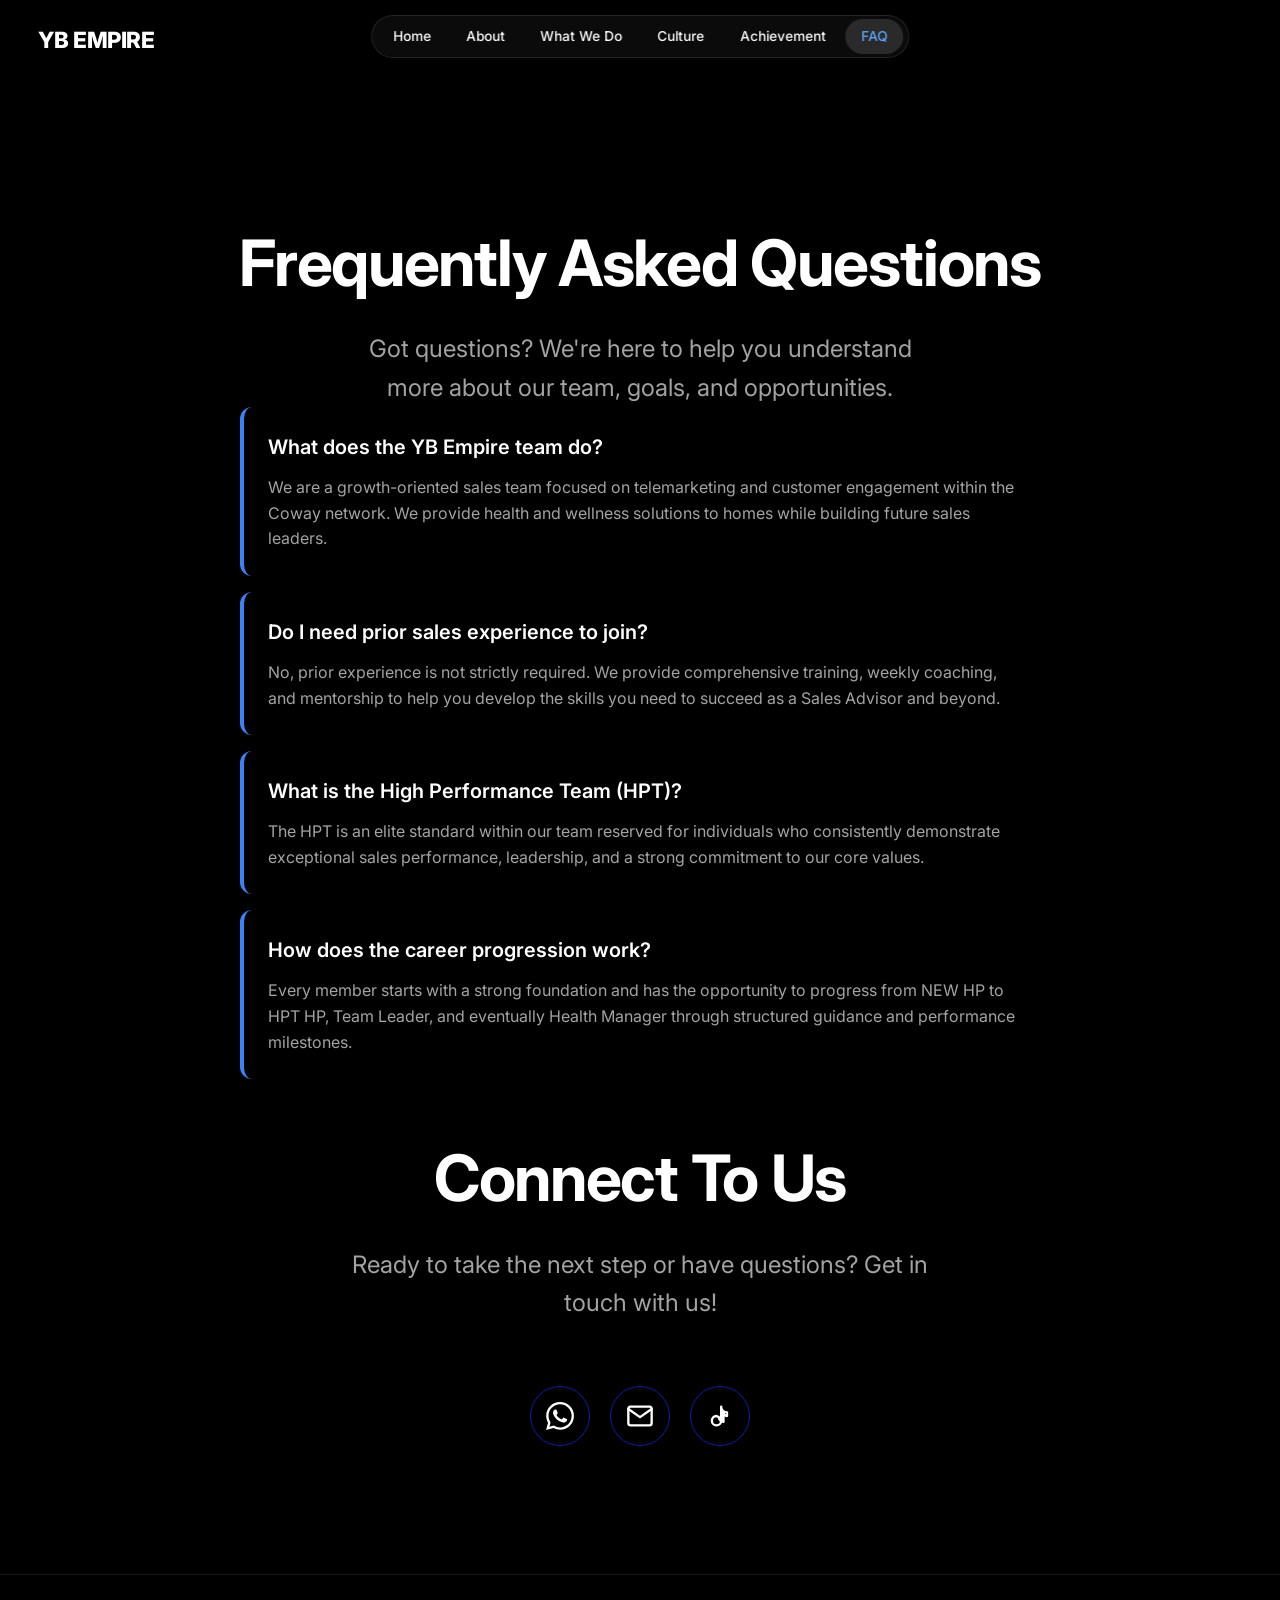
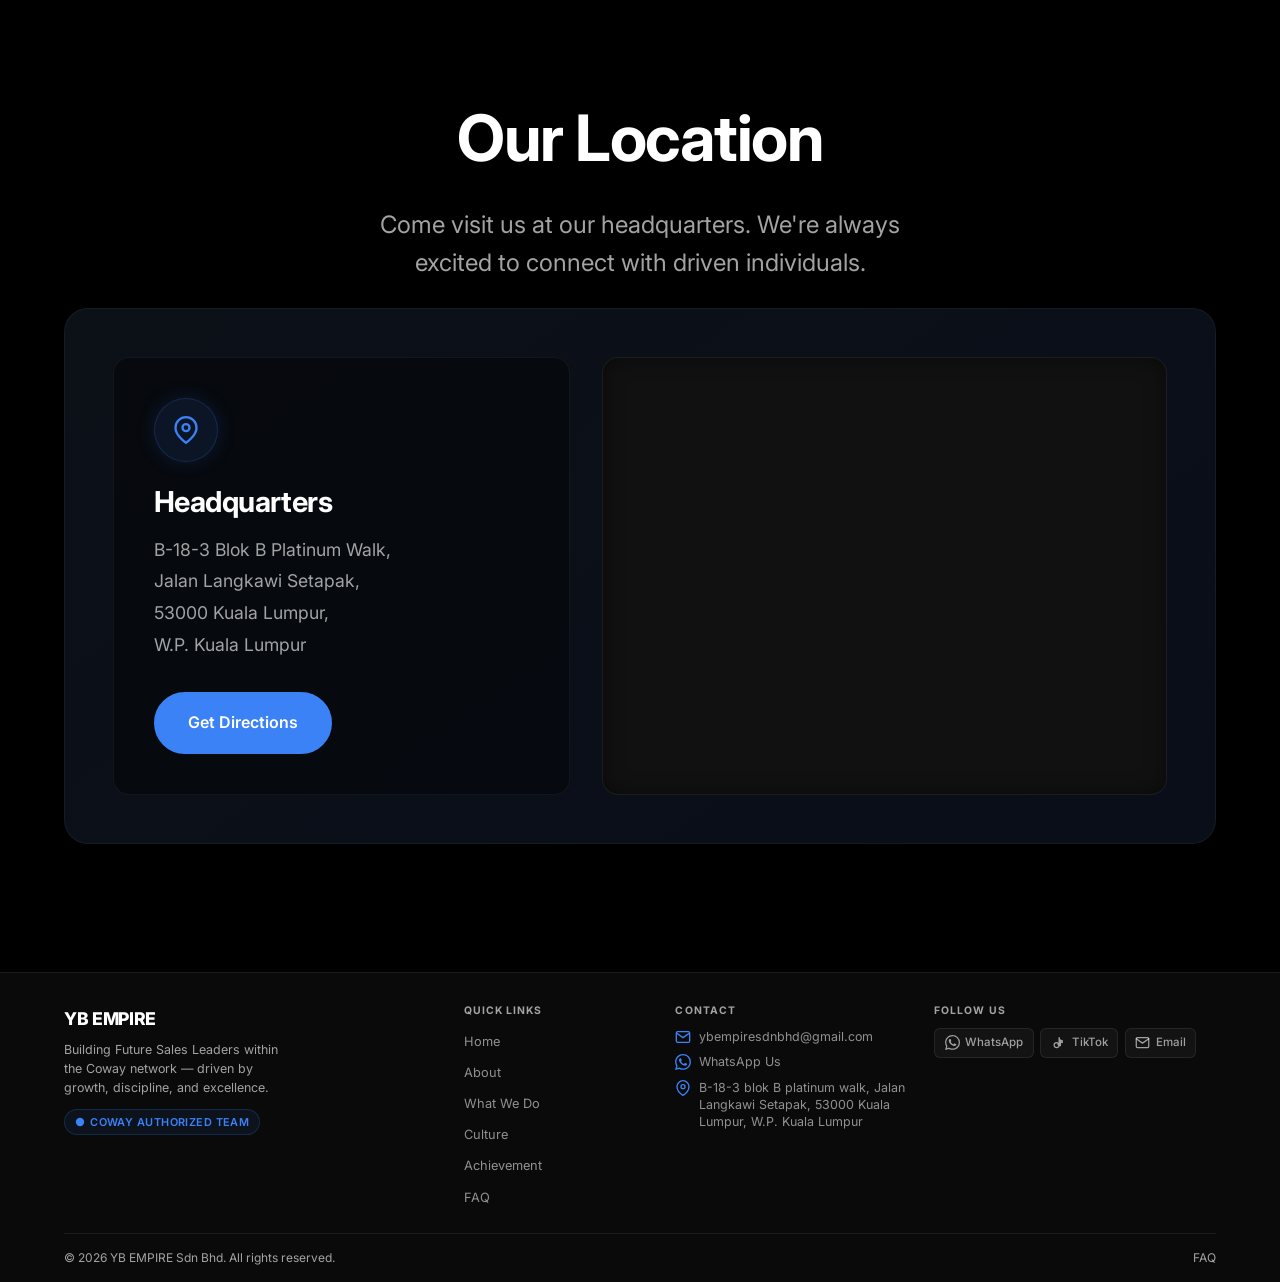
<file: faq.html>
<!DOCTYPE html>
<html lang="en">
<head>
    <meta charset="UTF-8">
    <meta name="viewport" content="width=device-width, initial-scale=1.0">
    <title>FAQ | YB EMPIRE</title>
    <!-- Google Fonts -->
    <link rel="preconnect" href="https://fonts.googleapis.com">
    <link rel="preconnect" href="https://fonts.gstatic.com" crossorigin>
    <link href="https://fonts.googleapis.com/css2?family=Inter:wght@300;400;500;600;700;800&display=swap" rel="stylesheet">
    <link rel="stylesheet" href="styles.css">
    <style>
        .faq-item {
            background-color: var(--color-bg-light);
            border-radius: 12px;
            padding: 24px;
            margin-bottom: 16px;
            box-shadow: 0 4px 6px rgba(0, 0, 0, 0.2);
            border-left: 4px solid var(--color-accent);
        }
        .faq-question {
            font-size: 1.25rem;
            font-weight: 600;
            margin-bottom: 12px;
            color: var(--color-text);
        }
        .faq-answer {
            color: var(--color-text-muted);
            line-height: 1.6;
        }

        /* Location Section Styles */
        .location-container {
            display: flex;
            flex-direction: column;
            gap: 2rem;
            background: linear-gradient(145deg, rgba(30, 41, 59, 0.4), rgba(15, 23, 42, 0.6));
            border: 1px solid rgba(255, 255, 255, 0.05);
            border-radius: 24px;
            padding: 2rem;
            box-shadow: 0 20px 40px rgba(0, 0, 0, 0.4);
            backdrop-filter: blur(10px);
            -webkit-backdrop-filter: blur(10px);
        }

        @media (min-width: 992px) {
            .location-container {
                flex-direction: row;
                align-items: stretch;
                padding: 3rem;
            }
        }

        .location-card {
            flex: 1;
            display: flex;
            flex-direction: column;
            justify-content: center;
            padding: 2.5rem;
            background: rgba(0, 0, 0, 0.4);
            border-radius: 16px;
            border: 1px solid rgba(255, 255, 255, 0.05);
            transition: transform 0.4s cubic-bezier(0.16, 1, 0.3, 1), box-shadow 0.4s cubic-bezier(0.16, 1, 0.3, 1);
        }

        .location-card:hover {
            transform: translateY(-5px);
            box-shadow: 0 15px 35px rgba(0, 0, 0, 0.3);
            border-color: rgba(59, 130, 246, 0.2);
        }

        .location-icon {
            width: 64px;
            height: 64px;
            background: rgba(59, 130, 246, 0.1);
            color: var(--color-accent);
            border-radius: 50%;
            display: flex;
            align-items: center;
            justify-content: center;
            margin-bottom: 1.5rem;
            box-shadow: 0 0 20px rgba(59, 130, 246, 0.15);
            border: 1px solid rgba(59, 130, 246, 0.2);
        }

        .location-card h3 {
            font-size: 1.8rem;
            margin-bottom: 1rem;
            color: var(--color-text-white);
            font-weight: 700;
        }

        .address-text {
            font-size: 1.1rem;
            color: var(--color-text-muted);
            line-height: 1.8;
            margin-bottom: 2rem;
        }

        .map-wrapper {
            flex: 1.5;
            min-height: 400px;
            border-radius: 16px;
            overflow: hidden;
            position: relative;
            border: 1px solid rgba(255, 255, 255, 0.05);
            box-shadow: inset 0 0 20px rgba(0, 0, 0, 0.5);
            background: #111;
        }

        .map-wrapper iframe {
            position: absolute;
            top: 0;
            left: 0;
            width: 100%;
            height: 100%;
            filter: invert(90%) hue-rotate(180deg) brightness(85%) contrast(90%);
            transition: filter 0.4s ease;
        }

        .map-wrapper:hover iframe {
            filter: invert(90%) hue-rotate(180deg) brightness(95%) contrast(100%);
        }
    </style>
</head>
<body style="padding-top: 100px;">
    <!-- LOGO -->
    <a href="index.html" class="logo">YB EMPIRE</a>

    <!-- HEADER / NAVBAR -->
    <header class="navbar scrolled" id="navbar">
        <div class="menu-toggle" id="menu-toggle">
            <span></span>
            <span></span>
            <span></span>
        </div>
        <nav class="nav-links" id="nav-links">
            <a href="index.html">Home</a>
            <a href="about.html">About</a>
            <a href="services.html">What We Do</a>
            <a href="culture.html">Culture</a>
            <a href="achievement.html">Achievement</a>
            <a href="faq.html" class="active">FAQ</a>
        </nav>
    </header>

    <!-- SECTION – FAQ -->
    <section class="faq section-padding" id="faq" style="min-height: calc(100vh - 200px);">
        <div class="container">
            <h2 class="section-title text-center reveal-up">Frequently Asked Questions</h2>
            <p class="lead-text text-center mt-3 mx-auto mb-5" style="max-width: 600px;">
                Got questions? We're here to help you understand more about our team, goals, and opportunities.
            </p>

            <div class="faq-list reveal-up mx-auto" style="max-width: 800px;">
                
                <div class="faq-item reveal-up">
                    <div class="faq-question">What does the YB Empire team do?</div>
                    <div class="faq-answer">
                        We are a growth-oriented sales team focused on telemarketing and customer engagement within the Coway network. We provide health and wellness solutions to homes while building future sales leaders.
                    </div>
                </div>

                <div class="faq-item reveal-up delay-1">
                    <div class="faq-question">Do I need prior sales experience to join?</div>
                    <div class="faq-answer">
                        No, prior experience is not strictly required. We provide comprehensive training, weekly coaching, and mentorship to help you develop the skills you need to succeed as a Sales Advisor and beyond.
                    </div>
                </div>

                <div class="faq-item reveal-up delay-2">
                    <div class="faq-question">What is the High Performance Team (HPT)?</div>
                    <div class="faq-answer">
                        The HPT is an elite standard within our team reserved for individuals who consistently demonstrate exceptional sales performance, leadership, and a strong commitment to our core values.
                    </div>
                </div>

                <div class="faq-item reveal-up delay-3">
                    <div class="faq-question">How does the career progression work?</div>
                    <div class="faq-answer">
                        Every member starts with a strong foundation and has the opportunity to progress from NEW HP to HPT HP, Team Leader, and eventually Health Manager through structured guidance and performance milestones.
                    </div>
                </div>

            </div>

            <!-- Connect to Us CTA -->
            <div class="connect-cta text-center mt-5 pt-5 reveal-up mx-auto">
                <h3 class="section-title">Connect To Us</h3>
                <p class="lead-text mt-3 mx-auto" style="max-width: 600px;">
                    Ready to take the next step or have questions? Get in touch with us!
                </p>
                <div class="social-links mt-5 d-flex justify-content-center" style="gap: 20px; flex-wrap: wrap;">
                    <a href="https://wa.link/lccv3a" target="_blank" rel="noopener noreferrer" class="social-icon" aria-label="WhatsApp" style="width: 60px; height: 60px;">
                        <svg viewBox="0 0 24 24" width="28" height="28" fill="currentColor"><path d="M17.472 14.382c-.297-.149-1.758-.867-2.03-.967-.273-.099-.471-.148-.67.15-.197.297-.767.966-.94 1.164-.173.199-.347.223-.644.075-.297-.15-1.255-.463-2.39-1.475-.883-.788-1.48-1.761-1.653-2.059-.173-.297-.018-.458.13-.606.134-.133.298-.347.446-.52.149-.174.198-.298.298-.497.099-.198.05-.371-.025-.52-.075-.149-.669-1.612-.916-2.207-.242-.579-.487-.5-.669-.51-.173-.008-.371-.01-.57-.01-.198 0-.52.074-.792.372-.272.297-1.04 1.016-1.04 2.479 0 1.462 1.065 2.875 1.213 3.074.149.198 2.096 3.2 5.077 4.487.709.306 1.262.489 1.694.625.712.227 1.36.195 1.871.118.571-.085 1.758-.719 2.006-1.413.248-.694.248-1.289.173-1.413-.074-.124-.272-.198-.57-.347m-5.421 7.403h-.004a9.87 9.87 0 01-5.031-1.378l-.361-.214-3.741.982.998-3.648-.235-.374a9.86 9.86 0 01-1.51-5.26c.001-5.45 4.436-9.884 9.888-9.884 2.64 0 5.122 1.03 6.988 2.898a9.825 9.825 0 012.893 6.994c-.003 5.45-4.437 9.884-9.885 9.884m8.413-18.297A11.815 11.815 0 0012.05 0C5.495 0 .16 5.335.157 11.892c0 2.096.547 4.142 1.588 5.945L.057 24l6.305-1.654a11.882 11.882 0 005.683 1.448h.005c6.554 0 11.89-5.335 11.893-11.893a11.821 11.821 0 00-3.48-8.413z"/></svg>
                    </a>
                    <a href="https://mail.google.com/mail/?view=cm&fs=1&to=ybempiresdnbhd@gmail.com" target="_blank" rel="noopener noreferrer" class="social-icon" aria-label="Email" style="width: 60px; height: 60px;">
                        <svg viewBox="0 0 24 24" width="28" height="28" stroke="currentColor" stroke-width="2" fill="none" stroke-linecap="round" stroke-linejoin="round"><path d="M4 4h16c1.1 0 2 .9 2 2v12c0 1.1-.9 2-2 2H4c-1.1 0-2-.9-2-2V6c0-1.1.9-2 2-2z"></path><polyline points="22,6 12,13 2,6"></polyline></svg>
                    </a>
                    <a href="https://www.tiktok.com/@ybempire_?_t=8QW91o86x9c&_r=1" class="social-icon" aria-label="TikTok" style="width: 60px; height: 60px;">
                        <svg viewBox="0 0 24 24" width="28" height="28" stroke="currentColor" stroke-width="2" fill="none" stroke-linecap="round" stroke-linejoin="round"><path d="M9 12a4 4 0 1 0 4 4V4a5 5 0 0 0 5 5v3a3 3 0 0 1-3-3v8a4 4 0 0 1-4-4z"></path></svg>
                    </a>
                </div>
            </div>
        </div>
    </section>

    <!-- SECTION - LOCATION -->
    <section class="location-section section-padding border-top" id="location">
        <div class="container">
            <h2 class="section-title text-center reveal-up">Our Location</h2>
            <p class="lead-text text-center mt-3 mx-auto mb-5" style="max-width: 600px;">
                Come visit us at our headquarters. We're always excited to connect with driven individuals.
            </p>
<br>
            <div class="location-container reveal-up">
                <div class="location-card">
                    <div class="location-icon">
                        <svg viewBox="0 0 24 24" width="28" height="28" fill="none" stroke="currentColor" stroke-width="2" stroke-linecap="round" stroke-linejoin="round">
                            <path d="M21 10c0 7-9 13-9 13s-9-6-9-13a9 9 0 0 1 18 0z"></path>
                            <circle cx="12" cy="10" r="3"></circle>
                        </svg>
                    </div>
                    <h3>Headquarters</h3>
                    <p class="address-text">
                        B-18-3 Blok B Platinum Walk,<br>
                        Jalan Langkawi Setapak,<br>
                        53000 Kuala Lumpur,<br>
                        W.P. Kuala Lumpur
                    </p>
                    <div>
                        <a href="https://maps.google.com/maps?q=B-18-3%20blok%20B%20platinum%20walk,%20Jalan%20Langkawi%20Setapak,%2053000%20Kuala%20Lumpur" target="_blank" rel="noopener noreferrer" class="btn btn-primary">Get Directions</a>
                    </div>
                </div>
                <div class="map-wrapper">
                    <iframe src="https://maps.google.com/maps?q=B-18-3%20blok%20B%20platinum%20walk,%20Jalan%20Langkawi%20Setapak,%2053000%20Kuala%20Lumpur&t=&z=15&ie=UTF8&iwloc=&output=embed" width="100%" height="100%" style="border:0;" allowfullscreen="" loading="lazy" referrerpolicy="no-referrer-when-downgrade" title="Google Maps Location"></iframe>
                </div>
            </div>
        </div>
    </section>

    <footer class="site-footer">
        <div class="container">
            <div class="footer-grid">
                <div class="footer-col footer-brand">
                    <a href="index.html" class="footer-logo">YB EMPIRE</a>
                    <p class="footer-tagline">Building Future Sales Leaders within the Coway network — driven by growth, discipline, and excellence.</p>
                    <span class="footer-badge">
                        <svg viewBox="0 0 24 24" width="10" height="10" fill="currentColor"><circle cx="12" cy="12" r="10"/></svg>
                        Coway Authorized Team
                    </span>
                </div>
                <div class="footer-col">
                    <h4>Quick Links</h4>
                    <ul class="footer-links">
                        <li><a href="index.html">Home</a></li>
                        <li><a href="about.html">About</a></li>
                        <li><a href="services.html">What We Do</a></li>
                        <li><a href="culture.html">Culture</a></li>
                        <li><a href="achievement.html">Achievement</a></li>
                        <li><a href="faq.html">FAQ</a></li>
                    </ul>
                </div>
                <div class="footer-col">
                    <h4>Contact</h4>
                    <ul class="footer-contact-list">
                        <li>
                            <svg viewBox="0 0 24 24" width="16" height="16" fill="none" stroke="currentColor" stroke-width="2"><path d="M4 4h16c1.1 0 2 .9 2 2v12c0 1.1-.9 2-2 2H4c-1.1 0-2-.9-2-2V6c0-1.1.9-2 2-2z"/><polyline points="22,6 12,13 2,6"/></svg>
                            <a href="https://mail.google.com/mail/?view=cm&fs=1&to=ybempiresdnbhd@gmail.com" target="_blank" rel="noopener noreferrer">ybempiresdnbhd@gmail.com</a>
                        </li>
                        <li>
                            <svg viewBox="0 0 24 24" width="16" height="16" fill="currentColor"><path d="M17.472 14.382c-.297-.149-1.758-.867-2.03-.967-.273-.099-.471-.148-.67.15-.197.297-.767.966-.94 1.164-.173.199-.347.223-.644.075-.297-.15-1.255-.463-2.39-1.475-.883-.788-1.48-1.761-1.653-2.059-.173-.297-.018-.458.13-.606.134-.133.298-.347.446-.52.149-.174.198-.298.298-.497.099-.198.05-.371-.025-.52-.075-.149-.669-1.612-.916-2.207-.242-.579-.487-.5-.669-.51-.173-.008-.371-.01-.57-.01-.198 0-.52.074-.792.372-.272.297-1.04 1.016-1.04 2.479 0 1.462 1.065 2.875 1.213 3.074.149.198 2.096 3.2 5.077 4.487.709.306 1.262.489 1.694.625.712.227 1.36.195 1.871.118.571-.085 1.758-.719 2.006-1.413.248-.694.248-1.289.173-1.413-.074-.124-.272-.198-.57-.347m-5.421 7.403h-.004a9.87 9.87 0 01-5.031-1.378l-.361-.214-3.741.982.998-3.648-.235-.374a9.86 9.86 0 01-1.51-5.26c.001-5.45 4.436-9.884 9.888-9.884 2.64 0 5.122 1.03 6.988 2.898a9.825 9.825 0 012.893 6.994c-.003 5.45-4.437 9.884-9.885 9.884m8.413-18.297A11.815 11.815 0 0012.05 0C5.495 0 .16 5.335.157 11.892c0 2.096.547 4.142 1.588 5.945L.057 24l6.305-1.654a11.882 11.882 0 005.683 1.448h.005c6.554 0 11.89-5.335 11.893-11.893a11.821 11.821 0 00-3.48-8.413z"/></svg>
                            <a href="https://wa.link/lccv3a" target="_blank" rel="noopener noreferrer">WhatsApp Us</a>
                        </li>
                        <li>
                            <svg viewBox="0 0 24 24" width="16" height="16" fill="none" stroke="currentColor" stroke-width="2"><path d="M21 10c0 7-9 13-9 13s-9-6-9-13a9 9 0 0 1 18 0z"/><circle cx="12" cy="10" r="3"/></svg>
                            <span style="display: inline-block; vertical-align: top; line-height: 1.4;">B-18-3 blok B platinum walk, Jalan Langkawi Setapak, 53000 Kuala Lumpur, W.P. Kuala Lumpur</span>
                        </li>
                    </ul>
                </div>
                <div class="footer-col">
                    <h4>Follow Us</h4>
                    <div class="footer-socials">
                        <a href="https://wa.link/lccv3a" target="_blank" rel="noopener noreferrer" class="footer-social-link">
                            <svg viewBox="0 0 24 24" width="15" height="15" fill="currentColor"><path d="M17.472 14.382c-.297-.149-1.758-.867-2.03-.967-.273-.099-.471-.148-.67.15-.197.297-.767.966-.94 1.164-.173.199-.347.223-.644.075-.297-.15-1.255-.463-2.39-1.475-.883-.788-1.48-1.761-1.653-2.059-.173-.297-.018-.458.13-.606.134-.133.298-.347.446-.52.149-.174.198-.298.298-.497.099-.198.05-.371-.025-.52-.075-.149-.669-1.612-.916-2.207-.242-.579-.487-.5-.669-.51-.173-.008-.371-.01-.57-.01-.198 0-.52.074-.792.372-.272.297-1.04 1.016-1.04 2.479 0 1.462 1.065 2.875 1.213 3.074.149.198 2.096 3.2 5.077 4.487.709.306 1.262.489 1.694.625.712.227 1.36.195 1.871.118.571-.085 1.758-.719 2.006-1.413.248-.694.248-1.289.173-1.413-.074-.124-.272-.198-.57-.347m-5.421 7.403h-.004a9.87 9.87 0 01-5.031-1.378l-.361-.214-3.741.982.998-3.648-.235-.374a9.86 9.86 0 01-1.51-5.26c.001-5.45 4.436-9.884 9.888-9.884 2.64 0 5.122 1.03 6.988 2.898a9.825 9.825 0 012.893 6.994c-.003 5.45-4.437 9.884-9.885 9.884m8.413-18.297A11.815 11.815 0 0012.05 0C5.495 0 .16 5.335.157 11.892c0 2.096.547 4.142 1.588 5.945L.057 24l6.305-1.654a11.882 11.882 0 005.683 1.448h.005c6.554 0 11.89-5.335 11.893-11.893a11.821 11.821 0 00-3.48-8.413z"/></svg>
                            WhatsApp
                        </a>
                        <a href="https://www.tiktok.com/@ybempire_?_t=8QW91o86x9c&_r=1" target="_blank" rel="noopener noreferrer" class="footer-social-link">
                            <svg viewBox="0 0 24 24" width="15" height="15" fill="none" stroke="currentColor" stroke-width="2" stroke-linecap="round" stroke-linejoin="round"><path d="M9 12a4 4 0 1 0 4 4V4a5 5 0 0 0 5 5v3a3 3 0 0 1-3-3v8a4 4 0 0 1-4-4z"/></svg>
                            TikTok
                        </a>
                        <a href="https://mail.google.com/mail/?view=cm&fs=1&to=ybempiresdnbhd@gmail.com" target="_blank" rel="noopener noreferrer" class="footer-social-link">
                            <svg viewBox="0 0 24 24" width="15" height="15" fill="none" stroke="currentColor" stroke-width="2" stroke-linecap="round" stroke-linejoin="round"><path d="M4 4h16c1.1 0 2 .9 2 2v12c0 1.1-.9 2-2 2H4c-1.1 0-2-.9-2-2V6c0-1.1.9-2 2-2z"/><polyline points="22,6 12,13 2,6"/></svg>
                            Email
                        </a>

                    </div>
                </div>
            </div>
            <div class="footer-bottom">
                <p>&copy; <span id="year">2025</span> YB EMPIRE Sdn Bhd. All rights reserved.</p>
                <div class="footer-bottom-links">
                
                    <a href="faq.html">FAQ</a>
                </div>
            </div>
        </div>
    </footer>

    <script src="script.js"></script>
</body>
</html>
</file>
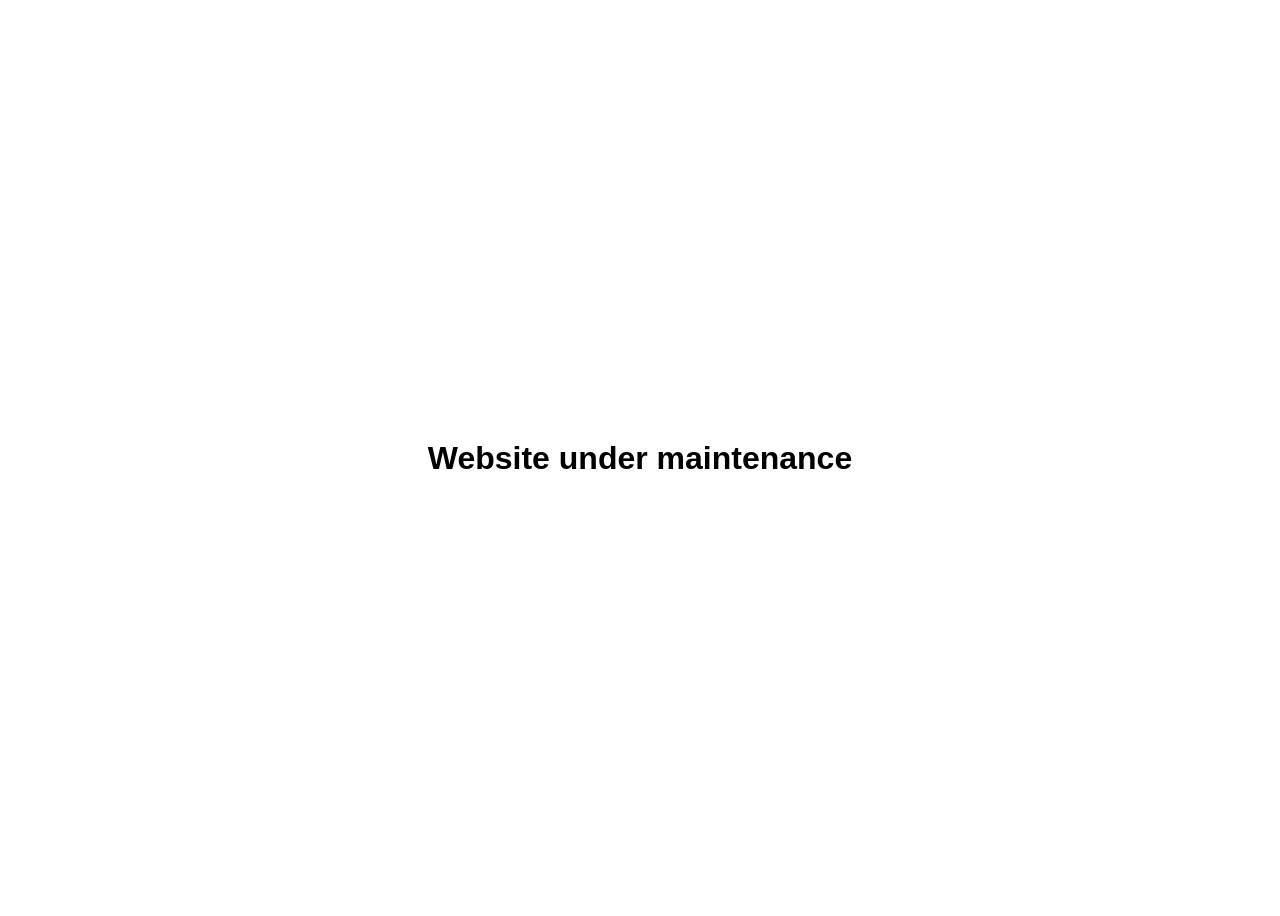
<file: maintainance.html>
<!DOCTYPE html>
<html>
<head>
    <title>Maintenance</title>
</head>
<body style="display:flex;justify-content:center;align-items:center;height:100vh;font-family:sans-serif;">
    <h1>Website under maintenance</h1>
</body>
</html>
</file>
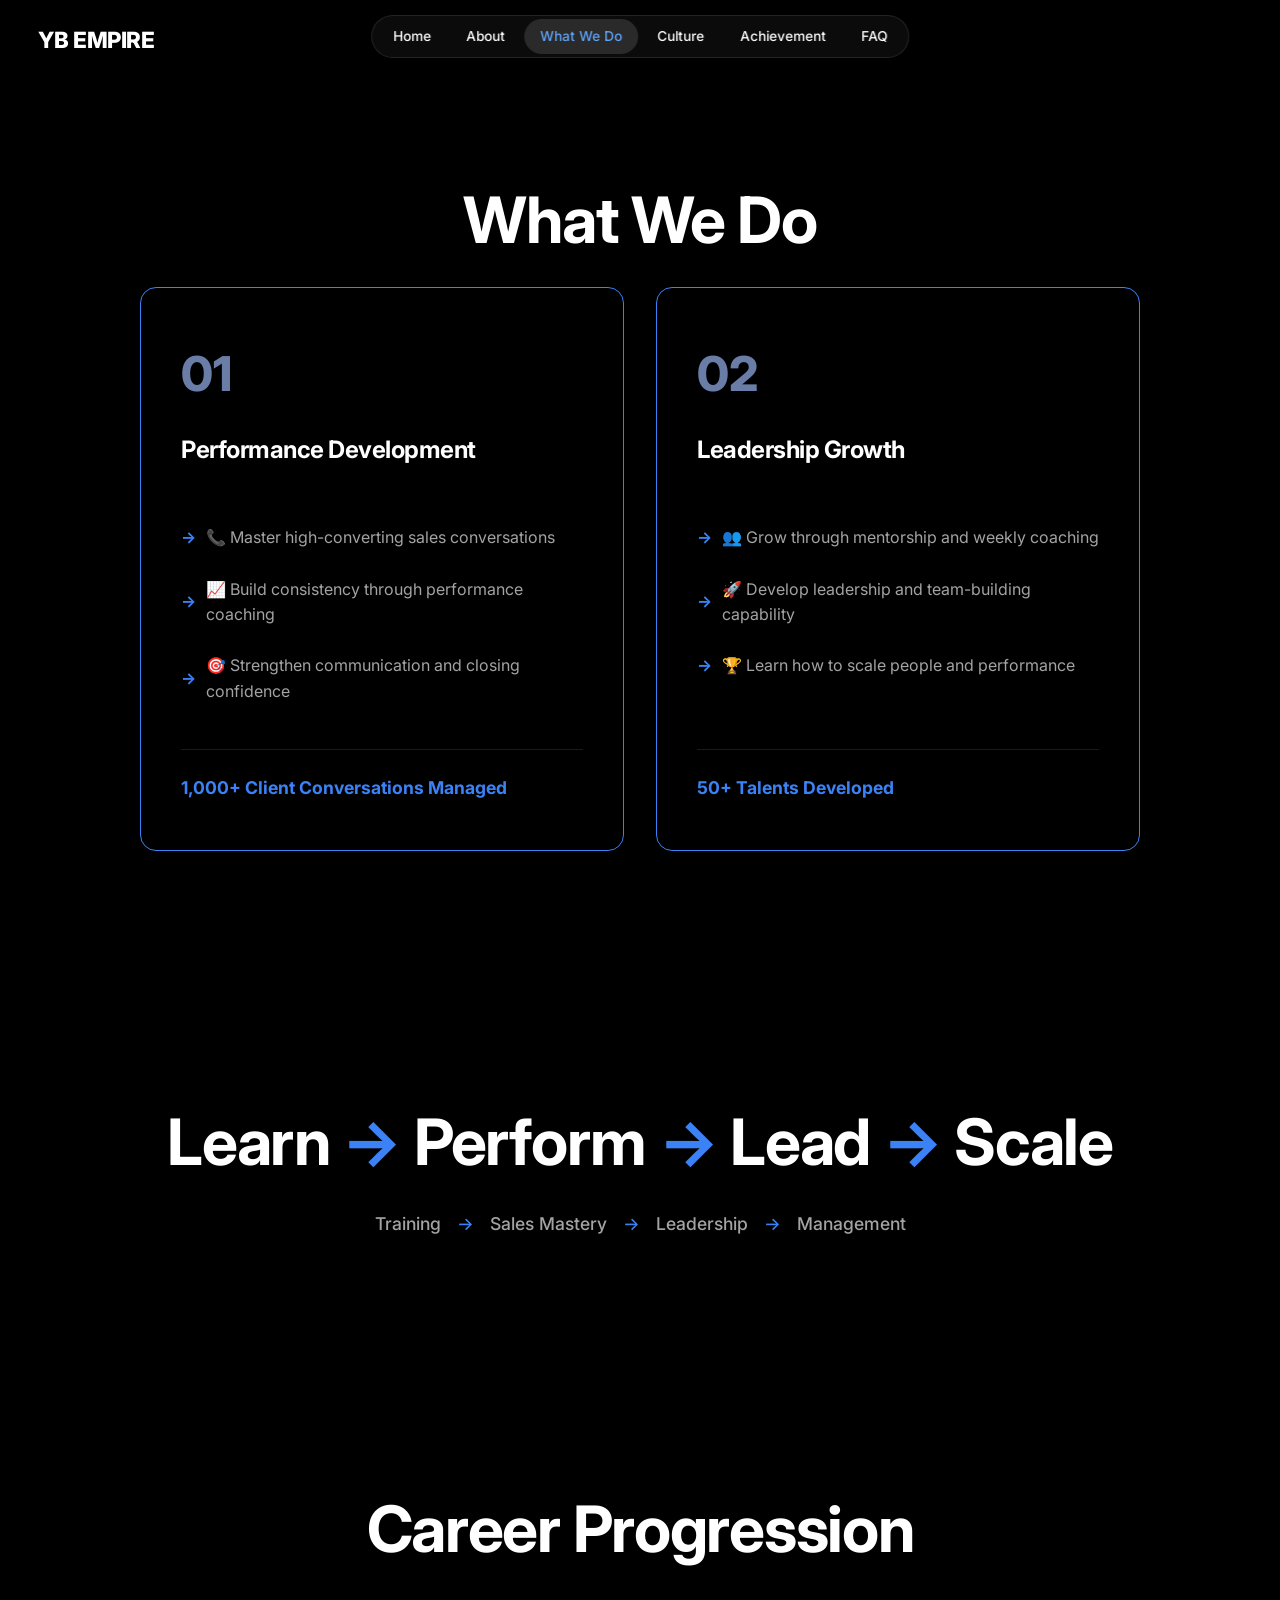
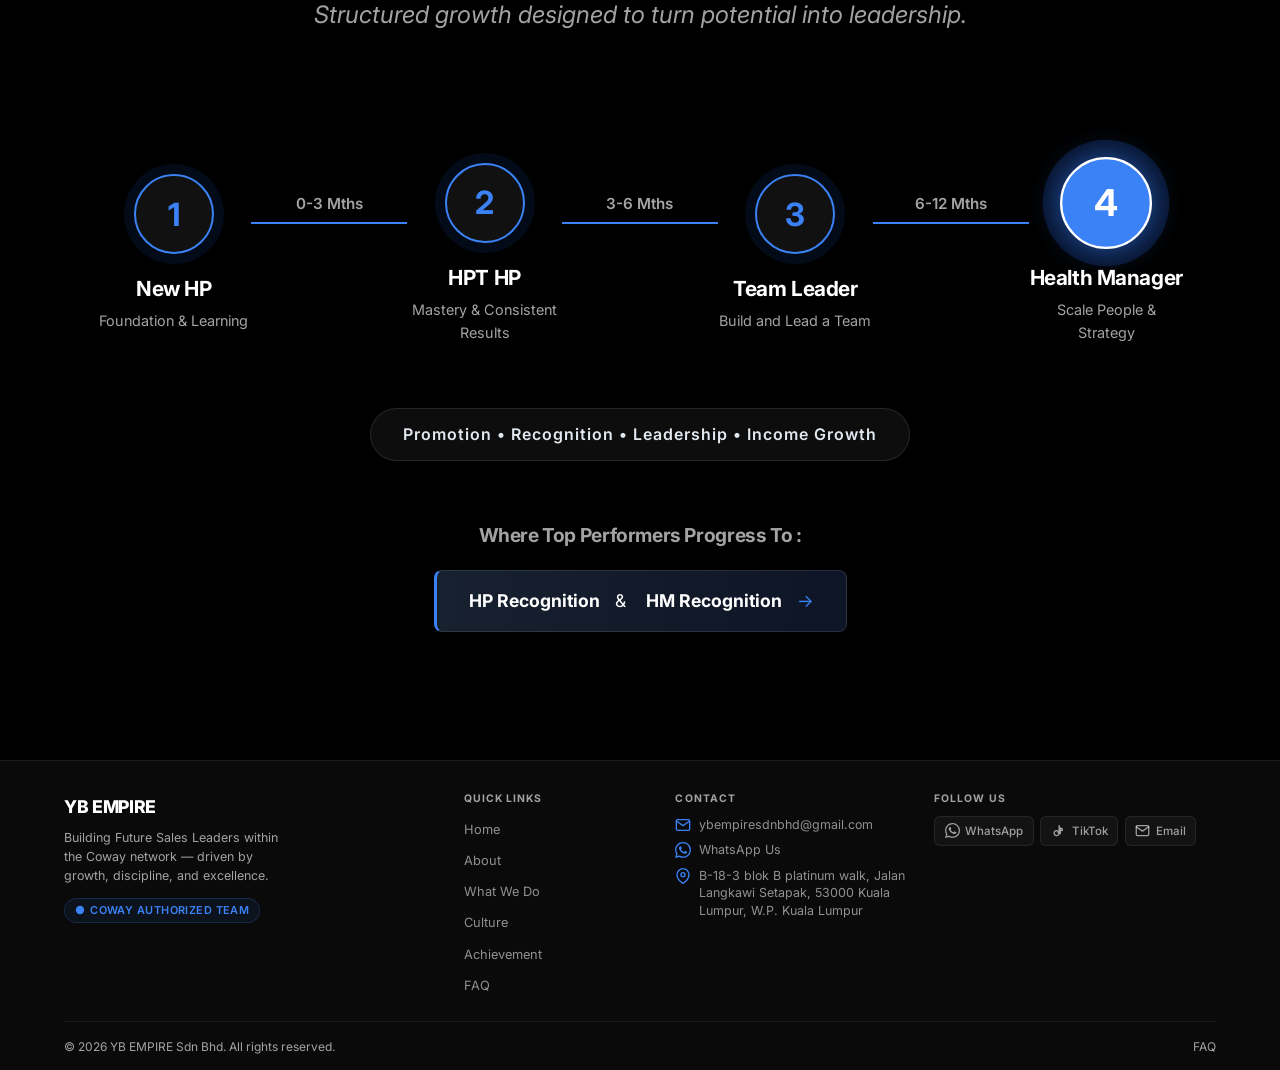
<file: services.html>
<!DOCTYPE html>
<html lang="en">
<head>
    <meta charset="UTF-8">
    <meta name="viewport" content="width=device-width, initial-scale=1.0">
    <title>Services | YB EMPIRE</title>
    <!-- Google Fonts -->
    <link rel="preconnect" href="https://fonts.googleapis.com">
    <link rel="preconnect" href="https://fonts.gstatic.com" crossorigin>
    <link href="https://fonts.googleapis.com/css2?family=Inter:wght@300;400;500;600;700;800&display=swap" rel="stylesheet">
    <link rel="stylesheet" href="styles.css">
</head>
<body style="padding-top: 57px;">
    <!-- LOGO -->
    <a href="index.html" class="logo">YB EMPIRE </a>

    <!-- HEADER / NAVBAR -->
    <header class="navbar scrolled" id="navbar">
        <div class="menu-toggle" id="menu-toggle">
            <span></span>
            <span></span>
            <span></span>
        </div>
        <nav class="nav-links" id="nav-links">
            <a href="index.html">Home</a>
            <a href="about.html">About</a>
            <a href="services.html" class="active">What We Do</a>
            <a href="culture.html">Culture</a>
            <a href="achievement.html">Achievement</a>
            <a href="faq.html">FAQ</a>
        </nav>
    </header>

    <!-- SECTION 3 – WHAT WE DO -->
    <section class="services section-padding bg-light" id="services" style="min-height: calc(100vh - 200px);">
        <div class="container">
            <h2 class="section-title text-center reveal-up">What We Do</h2>
            
            <div class="services-grid mt-5" style="grid-template-columns: repeat(auto-fit, minmax(300px, 1fr)); max-width: 1000px; margin: 0 auto;">
                <!-- Column 1 -->
                <div class="service-card reveal-up" style="display: flex; flex-direction: column;">
                    <div class="card-icon">01</div>
                    <h3>Performance Development</h3>
                    <ul style="flex-grow: 1;">
                        <li>📞 Master high-converting sales conversations</li>
                        <li>📈 Build consistency through performance coaching</li>
                        <li>🎯 Strengthen communication and closing confidence</li>                   
                    </ul>
                    <div class="stat-highlight mt-4 text-accent" style="font-weight: 700; font-size: 1.1rem; border-top: 1px solid rgba(255,255,255,0.1); padding-top: 1.5rem;">
                        1,000+ Client Conversations Managed
                    </div>
                </div>
                
                <!-- Column 2 -->
                <div class="service-card reveal-up delay-1" style="display: flex; flex-direction: column;">
                    <div class="card-icon">02</div>
                    <h3>Leadership Growth</h3>
                    <ul style="flex-grow: 1;">
                        <li>👥 Grow through mentorship and weekly coaching</li>
                        <li>🚀 Develop leadership and team-building capability</li>
                        <li>🏆 Learn how to scale people and performance</li>
                    </ul>
                    <div class="stat-highlight mt-4 text-accent" style="font-weight: 700; font-size: 1.1rem; border-top: 1px solid rgba(255,255,255,0.1); padding-top: 1.5rem;">
                        50+ Talents Developed
                    </div>
                </div>
            </div>
        </div>
    </section>

    <!-- BRIDGE SECTION (new) -->
    <section class="bridge section-padding text-center">
        <div class="container">
           <h3 class="reveal-up section-title text-center">Learn <span class="text-accent mx-2">&rarr;</span> Perform <span class="text-accent mx-2">&rarr;</span> Lead <span class="text-accent mx-2">&rarr;</span> Scale</h3>
            <div class="bridge-visual reveal-up delay-1" style="display: flex; justify-content: center; gap: 1rem; align-items: center; color: var(--color-text-muted); font-weight: 500; flex-wrap: wrap; font-size: 1.1rem;">
                <span>Training</span> <span class="text-accent">&rarr;</span> 
                <span>Sales Mastery</span> <span class="text-accent">&rarr;</span> 
                <span>Leadership</span>  <span class="text-accent">&rarr;</span> 
                <span>Management</span>
            </div>
        </div>
    </section>

    <!-- SECTION 5 – GROWTH TRACK -->
    <section class="growth section-padding" id="growth">
        <div class="container">
            <div class="growth-header reveal-up text-center">
                <h2 class="section-title">Career Progression</h2>
                <p class="lead-text mt-3 mx-auto" style="max-width: 800px; font-style: italic;">
                    Structured growth designed to turn potential into leadership.
                </p>
            </div>

            <div class="career-flow mt-5">
                <div class="flow-step reveal-up">
                    <div class="step-circle">1</div>
                    <h4>New HP</h4>
                    <p>Foundation & Learning</p>
                </div>
                <div class="flow-connector reveal-right delay-1">
                    <div class="timeline-label-connector">0-3 Mths</div>
                </div>
                
                <div class="flow-step reveal-up delay-1">
                    <div class="step-circle">2</div>
                    <h4>HPT HP</h4>
                    <p>Mastery & Consistent Results</p>
                </div>
                <div class="flow-connector reveal-right delay-2">
                    <div class="timeline-label-connector">3-6 Mths</div>
                </div>

                <div class="flow-step reveal-up delay-2">
                    <div class="step-circle">3</div>
                    <h4>Team Leader</h4>
                    <p>Build and Lead a Team</p>
                </div>
                <div class="flow-connector reveal-right delay-3">
                    <div class="timeline-label-connector">6-12 Mths</div>
                </div>

                <div class="flow-step reveal-up delay-3">
                    <div class="step-circle glow">4</div>
                    <h4>Health Manager</h4>
                    <p>Scale People & Strategy</p>
                </div>
            </div>
            
            <div class="reward-strip reveal-up delay-4 mt-5 text-center">
                <p>Promotion &bull; Recognition &bull; Leadership &bull; Income Growth</p>
            </div>
            
            <div class="achiever-preview text-center mt-5 pt-5 reveal-up delay-4">
                <h4 style="font-size: 1.2rem; color: var(--color-text-muted); margin-bottom: 1.5rem;">Where Top Performers Progress To : </h4>
                <a href="achievement.html" class="achiever-preview-bar">
                    <span style="font-weight: 700;">HP Recognition</span> &nbsp;&nbsp;& &nbsp;&nbsp; <span style="font-weight: 700;">HM Recognition</span>
                    <span class="hover-arrow">&rarr;</span>
                </a>
            </div>
        </div>
    </section>

    <footer class="site-footer">
        <div class="container">
            <div class="footer-grid">
                <!-- Brand Column -->
                <div class="footer-col footer-brand">
                    <a href="index.html" class="footer-logo">YB EMPIRE</a>
                    <p class="footer-tagline">Building Future Sales Leaders within the Coway network — driven by growth, discipline, and excellence.</p>
                    <span class="footer-badge">
                        <svg viewBox="0 0 24 24" width="10" height="10" fill="currentColor"><circle cx="12" cy="12" r="10"/></svg>
                        Coway Authorized Team
                    </span>
                </div>

                <!-- Quick Links Column -->
                <div class="footer-col">
                    <h4>Quick Links</h4>
                    <ul class="footer-links">
                        <li><a href="index.html">Home</a></li>
                        <li><a href="about.html">About</a></li>
                        <li><a href="services.html">What We Do</a></li>
                        <li><a href="culture.html">Culture</a></li>
                        <li><a href="achievement.html">Achievement</a></li>
                        <li><a href="faq.html">FAQ</a></li>
                    </ul>
                </div>

                <!-- Contact Column -->
                <div class="footer-col">
                    <h4>Contact</h4>
                    <ul class="footer-contact-list">
                        <li>
                            <svg viewBox="0 0 24 24" width="16" height="16" fill="none" stroke="currentColor" stroke-width="2"><path d="M4 4h16c1.1 0 2 .9 2 2v12c0 1.1-.9 2-2 2H4c-1.1 0-2-.9-2-2V6c0-1.1.9-2 2-2z"/><polyline points="22,6 12,13 2,6"/></svg>
                            <a href="https://mail.google.com/mail/?view=cm&fs=1&to=ybempiresdnbhd@gmail.com" target="_blank" rel="noopener noreferrer">ybempiresdnbhd@gmail.com</a>
                        </li>
                        <li>
                            <svg viewBox="0 0 24 24" width="16" height="16" fill="currentColor"><path d="M17.472 14.382c-.297-.149-1.758-.867-2.03-.967-.273-.099-.471-.148-.67.15-.197.297-.767.966-.94 1.164-.173.199-.347.223-.644.075-.297-.15-1.255-.463-2.39-1.475-.883-.788-1.48-1.761-1.653-2.059-.173-.297-.018-.458.13-.606.134-.133.298-.347.446-.52.149-.174.198-.298.298-.497.099-.198.05-.371-.025-.52-.075-.149-.669-1.612-.916-2.207-.242-.579-.487-.5-.669-.51-.173-.008-.371-.01-.57-.01-.198 0-.52.074-.792.372-.272.297-1.04 1.016-1.04 2.479 0 1.462 1.065 2.875 1.213 3.074.149.198 2.096 3.2 5.077 4.487.709.306 1.262.489 1.694.625.712.227 1.36.195 1.871.118.571-.085 1.758-.719 2.006-1.413.248-.694.248-1.289.173-1.413-.074-.124-.272-.198-.57-.347m-5.421 7.403h-.004a9.87 9.87 0 01-5.031-1.378l-.361-.214-3.741.982.998-3.648-.235-.374a9.86 9.86 0 01-1.51-5.26c.001-5.45 4.436-9.884 9.888-9.884 2.64 0 5.122 1.03 6.988 2.898a9.825 9.825 0 012.893 6.994c-.003 5.45-4.437 9.884-9.885 9.884m8.413-18.297A11.815 11.815 0 0012.05 0C5.495 0 .16 5.335.157 11.892c0 2.096.547 4.142 1.588 5.945L.057 24l6.305-1.654a11.882 11.882 0 005.683 1.448h.005c6.554 0 11.89-5.335 11.893-11.893a11.821 11.821 0 00-3.48-8.413z"/></svg>
                            <a href="https://wa.link/lccv3a" target="_blank" rel="noopener noreferrer">WhatsApp Us</a>
                        </li>
                        <li>
                            <svg viewBox="0 0 24 24" width="16" height="16" fill="none" stroke="currentColor" stroke-width="2"><path d="M21 10c0 7-9 13-9 13s-9-6-9-13a9 9 0 0 1 18 0z"/><circle cx="12" cy="10" r="3"/></svg>
                            <span style="display: inline-block; vertical-align: top; line-height: 1.4;">B-18-3 blok B platinum walk, Jalan Langkawi Setapak, 53000 Kuala Lumpur, W.P. Kuala Lumpur</span>
                        </li>
                    </ul>
                </div>

                <!-- Social Media Column -->
                <div class="footer-col">
                    <h4>Follow Us</h4>
                    <div class="footer-socials">
                        <a href="https://wa.link/lccv3a" target="_blank" rel="noopener noreferrer" class="footer-social-link" aria-label="WhatsApp">
                            <svg viewBox="0 0 24 24" width="15" height="15" fill="currentColor"><path d="M17.472 14.382c-.297-.149-1.758-.867-2.03-.967-.273-.099-.471-.148-.67.15-.197.297-.767.966-.94 1.164-.173.199-.347.223-.644.075-.297-.15-1.255-.463-2.39-1.475-.883-.788-1.48-1.761-1.653-2.059-.173-.297-.018-.458.13-.606.134-.133.298-.347.446-.52.149-.174.198-.298.298-.497.099-.198.05-.371-.025-.52-.075-.149-.669-1.612-.916-2.207-.242-.579-.487-.5-.669-.51-.173-.008-.371-.01-.57-.01-.198 0-.52.074-.792.372-.272.297-1.04 1.016-1.04 2.479 0 1.462 1.065 2.875 1.213 3.074.149.198 2.096 3.2 5.077 4.487.709.306 1.262.489 1.694.625.712.227 1.36.195 1.871.118.571-.085 1.758-.719 2.006-1.413.248-.694.248-1.289.173-1.413-.074-.124-.272-.198-.57-.347m-5.421 7.403h-.004a9.87 9.87 0 01-5.031-1.378l-.361-.214-3.741.982.998-3.648-.235-.374a9.86 9.86 0 01-1.51-5.26c.001-5.45 4.436-9.884 9.888-9.884 2.64 0 5.122 1.03 6.988 2.898a9.825 9.825 0 012.893 6.994c-.003 5.45-4.437 9.884-9.885 9.884m8.413-18.297A11.815 11.815 0 0012.05 0C5.495 0 .16 5.335.157 11.892c0 2.096.547 4.142 1.588 5.945L.057 24l6.305-1.654a11.882 11.882 0 005.683 1.448h.005c6.554 0 11.89-5.335 11.893-11.893a11.821 11.821 0 00-3.48-8.413z"/></svg>
                            WhatsApp
                        </a>
                        <a href="https://www.tiktok.com/@ybempire_?_t=8QW91o86x9c&_r=1" target="_blank" rel="noopener noreferrer" class="footer-social-link" aria-label="TikTok">
                            <svg viewBox="0 0 24 24" width="15" height="15" fill="none" stroke="currentColor" stroke-width="2" stroke-linecap="round" stroke-linejoin="round"><path d="M9 12a4 4 0 1 0 4 4V4a5 5 0 0 0 5 5v3a3 3 0 0 1-3-3v8a4 4 0 0 1-4-4z"/></svg>
                            TikTok
                        </a>
                        <a href="https://mail.google.com/mail/?view=cm&fs=1&to=ybempiresdnbhd@gmail.com" target="_blank" rel="noopener noreferrer" class="footer-social-link" aria-label="Email">
                            <svg viewBox="0 0 24 24" width="15" height="15" fill="none" stroke="currentColor" stroke-width="2" stroke-linecap="round" stroke-linejoin="round"><path d="M4 4h16c1.1 0 2 .9 2 2v12c0 1.1-.9 2-2 2H4c-1.1 0-2-.9-2-2V6c0-1.1.9-2 2-2z"/><polyline points="22,6 12,13 2,6"/></svg>
                            Email
                        </a>

                    </div>
                </div>
            </div>

            <!-- Footer Bottom Bar -->
            <div class="footer-bottom">
                <p>&copy; <span id="year">2025</span> YB EMPIRE Sdn Bhd. All rights reserved.</p>
                <div class="footer-bottom-links">
                    
                    <a href="faq.html">FAQ</a>
                </div>
            </div>
        </div>
    </footer>

    <script src="script.js"></script>
</body>
</html>
</file>
<file: styles.css>
/* =========================================
   VARIABLES & RESET
   ========================================= */
:root {
    --color-bg: #000000;
    --color-bg-light: #000000;
    --color-bg-dark: #111111;
    --color-text: #ffffff;
    --color-text-muted: #a3a3a3;
    --color-text-white: #ffffff;
    --color-accent: #3b82f6;
    /* A vibrant professional blue */
    --color-accent-hover: #60a5fa;

    --font-heading: 'Inter', sans-serif;
    --font-body: 'Inter', sans-serif;

    --transition-fast: 0.2s cubic-bezier(0.16, 1, 0.3, 1);
    --transition-base: 0.4s cubic-bezier(0.16, 1, 0.3, 1);
    --transition-slow: 0.8s cubic-bezier(0.16, 1, 0.3, 1);

    --space-sm: 1rem;
    --space-md: 2rem;
    --space-lg: 4rem;
    --space-xl: 8rem;
}

* {
    margin: 0;
    padding: 0;
    box-sizing: border-box;
}

html {
    scroll-behavior: smooth;
    font-size: 16px;
    -ms-overflow-style: none;
    /* IE and Edge */
    scrollbar-width: none;
    /* Firefox */
}

/* Hide global scrollbar for Chrome, Safari, and Opera */
html::-webkit-scrollbar,
body::-webkit-scrollbar {
    width: 0;
    display: none;
}

body {
    font-family: var(--font-body);
    color: var(--color-text);
    background-color: var(--color-bg);
    line-height: 1.6;
    overflow-x: hidden;
    -webkit-font-smoothing: antialiased;
    -ms-overflow-style: none;
    /* IE and Edge */
    scrollbar-width: none;
    /* Firefox */
}

img {
    max-width: 100%;
    display: block;
}

a {
    text-decoration: none;
    color: inherit;
}

ul {
    list-style: none;
}

/* =========================================
   TYPOGRAPHY
   ========================================= */
h1,
h2,
h3,
h4,
h5,
h6 {
    font-family: var(--font-heading);
    line-height: 1.1;
    font-weight: 700;
    letter-spacing: -0.02em;
}

.text-accent {
    color: var(--color-accent);
}

.section-title {
    font-size: clamp(2.5rem, 5vw, 4rem);
    margin-bottom: var(--space-md);
}

.lead-text {
    font-size: clamp(1.2rem, 2vw, 1.5rem);
    font-weight: 400;
    color: var(--color-text-muted);
}

.text-center {
    text-align: center;
}

.text-white {
    color: var(--color-text-white);
}

/* =========================================
   LAYOUT & UTILITIES
   ========================================= */
.container {
    width: 90%;
    max-width: 1320px;
    margin: 0 auto;
}

.section-padding {
    padding: var(--space-xl) 0;
}

.bg-light {
    background-color: var(--color-bg-light);
}

.bg-dark {
    background-color: var(--color-bg-dark);
}

.mt-3 {
    margin-top: 1.5rem;
}

.mt-4 {
    margin-top: 2rem;
}

.mt-5 {
    margin-top: 4rem;
}

.mb-4 {
    margin-bottom: 2rem;
}

.mx-auto {
    margin-left: auto;
    margin-right: auto;
}

.pb-2 {
    padding-bottom: 1rem;
}

.pt-3 {
    padding-top: 1.5rem;
}

.border-top {
    border-top: 1px solid rgba(255, 255, 255, 0.1);
}

.bg-dark .border-top {
    border-top: 1px solid rgba(255, 255, 255, 0.1);
}

/* =========================================
   BUTTONS
   ========================================= */
.btn {
    display: inline-block;
    padding: 1rem 2rem;
    border-radius: 50px;
    font-weight: 600;
    font-size: 1rem;
    transition: all var(--transition-fast);
    cursor: pointer;
    text-align: center;
}

.btn-primary {
    background-color: var(--color-accent);
    color: white;
    border: 2px solid var(--color-accent);
}

.btn-primary:hover {
    background-color: var(--color-accent-hover);
    border-color: var(--color-accent-hover);
    transform: translateY(-2px);
    box-shadow: 0 10px 20px rgba(37, 99, 235, 0.2);
}

.btn-outline {
    background-color: transparent;
    color: var(--color-text);
    border: 2px solid var(--color-text);
}

.btn-outline:hover {
    background-color: var(--color-text);
    color: var(--color-bg);
}

/* =========================================
   NAVBAR
   ========================================= */
.navbar {
    position: fixed;
    top: 15px;
    left: 50%;
    transform: translateX(-50%);
    width: auto;
    padding: 0.2rem 0.3rem;
    /* Further reduced padding */
    z-index: 1000;
    transition: all var(--transition-fast);
    background-color: rgba(17, 17, 17, 0.65);
    backdrop-filter: blur(12px);
    -webkit-backdrop-filter: blur(12px);
    border: 1px solid rgba(255, 255, 255, 0.1);
    border-radius: 50px;
    box-shadow: 0 4px 15px rgba(0, 0, 0, 0.3);
}

.navbar.scrolled {
    top: 15px;
    box-shadow: 0 8px 25px rgba(0, 0, 0, 0.08);
}

.logo {
    position: absolute;
    top: 22px;
    /* Adjusted slightly to align nicely with smaller navbar */
    left: 3vw;
    font-weight: 800;
    font-size: 1.4rem;
    /* Kept readable */
    letter-spacing: -0.02em;
    font-family: var(--font-heading);
    z-index: 1005;
    /* High z-index to stay above other elements */
    color: var(--color-text);
    /* Add text shadow so it remains legible when scrolling over dark background images */
    text-shadow: 0 0 10px rgba(0, 0, 0, 0.8), 0 0 20px rgba(0, 0, 0, 0.8);
    transition: all var(--transition-fast);
}

.nav-links {
    display: flex;
    align-items: center;
    gap: 0.2rem;
}

.nav-links a {
    font-weight: 500;
    font-size: 0.85rem;
    /* Shrunk font size to make pill smaller */
    color: var(--color-text);
    padding: 0.4rem 1rem;
    /* Shrunk inner link padding */
    border-radius: 50px;
    transition: all var(--transition-fast);
    white-space: nowrap;
}

.nav-links a:hover {
    background-color: rgba(255, 255, 255, 0.1);
}

.nav-links a.active {
    background-color: #2a2a2a;
    color: #60a5fa;
}

.menu-toggle {
    display: none;
    flex-direction: column;
    justify-content: space-between;
    width: 24px;
    height: 18px;
    cursor: pointer;
}

.menu-toggle span {
    display: block;
    height: 2px;
    width: 100%;
    background-color: var(--color-text);
    border-radius: 2px;
    transition: all 0.3s ease;
}

/* =========================================
   SECTION 1: HERO
   ========================================= */
.hero {
    position: relative;
    min-height: 100vh;
    display: flex;
    align-items: center;
    padding-top: 80px;
    /* offset for navbar */
    overflow: hidden;
}

.hero-bg {
    position: absolute;
    top: 0;
    left: 0;
    width: 100%;
    height: 100%;
    z-index: -1;
}

.hero-overlay {
    position: absolute;
    top: 0;
    left: 0;
    width: 100%;
    height: 100%;
    background: linear-gradient(180deg, rgba(17, 17, 17, 0.8) 0%, rgba(17, 17, 17, 1) 100%);
}

.hero-content {
    max-width: 900px;
}

.hero-content h1 {
    font-size: clamp(3.5rem, 8vw, 6.5rem);
    margin-bottom: 1.5rem;
    color: var(--color-text);
}

.hero-content .subheadline {
    font-size: clamp(1.2rem, 2.5vw, 1.8rem);
    color: var(--color-text-muted);
    margin-bottom: 2.5rem;
    max-width: 700px;
    line-height: 1.4;
}

/* =========================================
   SECTION 2: ABOUT
   ========================================= */
.about-grid {
    display: grid;
    grid-template-columns: 1fr 1fr;
    gap: var(--space-lg);
    align-items: flex-start;
}

.about-title-wrapper {
    position: sticky;
    top: 120px;
}

.title-line {
    width: 80px;
    height: 4px;
    background-color: var(--color-accent);
    margin-top: 1rem;
}

.about-text-wrapper p {
    font-size: 1.1rem;
    margin-bottom: 1.5rem;
    color: var(--color-text-muted);
}

.about-text-wrapper p.lead-text {
    color: var(--color-text);
    font-weight: 500;
    font-size: 1.5rem;
    line-height: 1.5;
    margin-bottom: 2.5rem;
}

/* =========================================
   SECTION 3: SERVICES
   ========================================= */
.services-grid {
    display: grid;
    grid-template-columns: repeat(auto-fit, minmax(300px, 1fr));
    gap: 2rem;
}

.service-card {
    background: #000000;
    padding: 3rem 2.5rem;
    border-radius: 16px;
    box-shadow: 0 20px 40px rgba(0, 0, 0, 0.5);
    transition: transform var(--transition-base), box-shadow var(--transition-base);
    border: 1px solid var(--color-accent);
    height: 100%;
}

.service-card:hover {
    transform: translateY(-10px);
    box-shadow: 0 30px 60px rgba(0, 0, 0, 0.08);
}

.card-icon {
    font-size: 3rem;
    font-weight: 800;
    color: rgb(106, 125, 167);
    /* faded accent */
    margin-bottom: 1.5rem;
    font-family: var(--font-heading);
}

.service-card h3 {
    font-size: 1.5rem;
    margin-bottom: 1.5rem;
}

.service-card ul {
    border-top: 1px solid var(--color-bg-light);
    padding-top: 1.5rem;
}

.service-card li {
    padding: 0.8rem 0;
    color: var(--color-text-muted);
    display: flex;
    align-items: center;
}

.service-card li::before {
    content: '→';
    color: var(--color-accent);
    margin-right: 10px;
    font-weight: bold;
}

/* =========================================
   SECTION 4: CULTURE
   ========================================= */
.culture-header {
    max-width: 800px;
    margin-bottom: var(--space-md);
}

.culture-lead {
    font-size: 1.8rem;
    font-weight: 500;
    line-height: 1.4;
    margin-bottom: 1.5rem;
}

.culture-sub {
    font-size: 1.2rem;
    color: var(--color-text-muted);
}

.culture-gallery {
    display: grid;
    grid-template-columns: repeat(3, 1fr);
    gap: 1.5rem;
    padding: 0 1.5rem;
}

.gallery-item {
    position: relative;
    border-radius: 16px;
    overflow: hidden;
    aspect-ratio: 4/5;
}

.image-wrapper {
    width: 100%;
    height: 100%;
    overflow: hidden;
}

.gallery-item img {
    width: 100%;
    height: 100%;
    object-fit: cover;
    transition: transform 0.6s cubic-bezier(0.16, 1, 0.3, 1);
}

.gallery-item:hover img {
    transform: scale(1.05);
}

.item-caption {
    position: absolute;
    bottom: 0;
    left: 0;
    width: 100%;
    padding: 2rem 1.5rem;
    background: linear-gradient(to top, rgba(0, 0, 0, 0.8), transparent);
    color: #ffffff;
    font-weight: 600;
    font-size: 1.2rem;
    transform: translateY(20px);
    opacity: 0;
    transition: all var(--transition-base);
}

.gallery-item:hover .item-caption {
    transform: translateY(0);
    opacity: 1;
}

/* =========================================
   SECTION 5: GROWTH & OPPORTUNITY
   ========================================= */
.career-flow {
    display: flex;
    align-items: center;
    justify-content: space-between;
    margin-top: var(--space-xl);
    padding: 0 2rem;
    position: relative;
}

.flow-step {
    text-align: center;
    position: relative;
    z-index: 2;
    flex: 1;
}

.timeline-label-connector {
    position: absolute;
    top: -30px;
    left: 50%;
    transform: translateX(-50%);
    font-weight: 600;
    color: var(--color-text-muted);
    font-size: 0.95rem;
    white-space: nowrap;
}

.step-circle {
    width: 80px;
    height: 80px;
    border-radius: 50%;
    background-color: var(--color-bg-dark);
    border: 2px solid var(--color-accent);
    color: var(--color-accent);
    display: flex;
    align-items: center;
    justify-content: center;
    font-size: 2rem;
    font-weight: 700;
    margin: 0 auto 1.5rem;
    transition: all var(--transition-base);
    box-shadow: 0 0 0 10px rgba(37, 99, 235, 0.1);
}

.flow-step:hover .step-circle {
    background-color: var(--color-accent);
    color: white;
    box-shadow: 0 0 0 15px rgba(37, 99, 235, 0.2);
    transform: scale(1.1);
}

.step-circle.glow {
    background-color: var(--color-accent);
    color: white;
    transform: scale(1.15);
    box-shadow: 0 0 25px rgba(59, 130, 246, 0.6), 0 0 0 15px rgba(37, 99, 235, 0.2);
    border-color: #fff;
}

.flow-step:hover .step-circle.glow {
    transform: scale(1.25);
    box-shadow: 0 0 35px rgba(59, 130, 246, 0.8), 0 0 0 20px rgba(37, 99, 235, 0.3);
}

.flow-step h4 {
    font-size: 1.3rem;
    margin-bottom: 0.5rem;
}

.flow-step p {
    color: var(--color-text-muted);
    font-size: 0.9rem;
}

.flow-connector {
    flex: 1;
    height: 2px;
    background: linear-gradient(90deg, var(--color-accent) 50%, rgba(255, 255, 255, 0.1) 50%);
    background-size: 200% 100%;
    background-position: 100% 0;
    margin: -60px 0 0 0;
    z-index: 1;
    position: relative;
}

.flow-connector.active {
    background-position: 0 0;
    transition: background-position 1s ease-out;
}

.reward-strip p {
    display: inline-block;
    background: rgba(255, 255, 255, 0.05);
    padding: 0.8rem 2rem;
    border-radius: 50px;
    font-weight: 600;
    letter-spacing: 1px;
    font-size: 1rem;
    color: #e2e8f0;
    border: 1px solid rgba(255, 255, 255, 0.1);
}

@media (max-width: 768px) {
    .reward-strip p {
        font-size: 0.85rem;
        padding: 0.8rem 1rem;
    }
}

.achiever-preview-bar {
    display: inline-block;
    padding: 1rem 2rem;
    background: linear-gradient(90deg, rgba(30, 41, 59, 0.8), rgba(15, 23, 42, 0.9));
    border: 1px solid rgba(255, 255, 255, 0.1);
    border-left: 3px solid var(--color-accent);
    border-radius: 8px;
    color: #fff;
    font-size: 1.1rem;
    transition: all 0.3s ease;
    box-shadow: 0 10px 25px rgba(0, 0, 0, 0.3);
    text-decoration: none;
}

.achiever-preview-bar:hover {
    transform: translateY(-3px);
    box-shadow: 0 15px 35px rgba(59, 130, 246, 0.2);
    background: linear-gradient(90deg, rgba(30, 41, 59, 1), rgba(30, 58, 138, 0.6));
    border-color: rgba(255, 255, 255, 0.2);
    border-left: 3px solid #60a5fa;
}

.achiever-preview-bar .hover-arrow {
    display: inline-block;
    margin-left: 10px;
    transition: transform 0.3s ease;
    color: var(--color-accent);
}

.achiever-preview-bar:hover .hover-arrow {
    transform: translateX(5px);
    color: #60a5fa;
}

/* =========================================
   SECTION 6: JOURNEY (TIMELINE)
   ========================================= */
.timeline {
    position: relative;
    max-width: 800px;
    margin: 4rem auto 0;
}

.timeline::before {
    content: '';
    position: absolute;
    top: 0;
    bottom: 0;
    left: 20px;
    width: 2px;
    background-color: var(--color-bg-light);
}

.timeline-item {
    position: relative;
    padding-left: 60px;
    margin-bottom: 3rem;
}

.timeline-item:last-child {
    margin-bottom: 0;
}

.timeline-year {
    position: absolute;
    left: 0;
    top: 0;
    width: 42px;
    height: 42px;
    border-radius: 50%;
    background-color: var(--color-accent);
    color: white;
    font-size: 0.8rem;
    font-weight: 700;
    display: flex;
    align-items: center;
    justify-content: center;
    z-index: 2;
    box-shadow: 0 0 0 8px var(--color-bg);
}

.timeline-content {
    background: var(--color-bg);
    padding: 2rem;
    border-radius: 12px;
    border: 1px solid var(--color-bg-light);
    box-shadow: 0 10px 30px rgba(0, 0, 0, 0.02);
    transition: transform var(--transition-base);
}

.timeline-item:hover .timeline-content {
    transform: translateX(10px);
    border-color: rgba(37, 99, 235, 0.2);
}

.timeline-content h3 {
    margin-bottom: 0.5rem;
    font-size: 1.3rem;
}

.timeline-content p {
    color: var(--color-text-muted);
}

/* =========================================
   SECTION 7: CONNECT
   ========================================= */
.social-links {
    display: flex;
    justify-content: center;
    gap: 1.5rem;
    flex-wrap: wrap;
}

.social-icon {
    position: relative;
    display: flex;
    align-items: center;
    justify-content: center;
    width: 50px;
    height: 50px;
    border-radius: 50%;
    background-color: var(--color-bg-light);
    color: var(--color-text);
    border: 1px solid rgb(2, 34, 173);
    transition: all var(--transition-base);
}

.social-icon:hover {
    background-color: var(--color-accent);
    color: white;
    transform: translateY(-5px);
    box-shadow: 0 10px 20px rgba(37, 99, 235, 0.2);
}

/* Tooltip for social icons */
.social-icon::after {
    content: attr(aria-label);
    position: absolute;
    bottom: -40px;
    left: 50%;
    transform: translateX(-50%);
    background-color: var(--color-text);
    color: var(--color-bg, #fff);
    padding: 6px 12px;
    border-radius: 6px;
    font-size: 0.85rem;
    font-weight: 600;
    white-space: nowrap;
    opacity: 0;
    visibility: hidden;
    transition: opacity 0.3s ease, bottom 0.3s ease;
    pointer-events: none;
    box-shadow: 0 4px 6px rgba(0, 0, 0, 0.1);
}

.social-icon:hover::after {
    opacity: 1;
    visibility: visible;
    bottom: -30px;
}

/* =========================================
   FOOTER – COMPACT LAYOUT
   ========================================= */
.site-footer {
    background: #0a0a0a;
    border-top: 1px solid rgba(255,255,255,0.07);
    padding: 2rem 0 0;
}

.footer-grid {
    display: grid;
    grid-template-columns: 1.6fr 0.8fr 1fr 1.2fr;
    gap: 1.5rem;
    padding-bottom: 1.5rem;
}

/* Brand column */
.footer-brand .footer-logo {
    font-size: 1.1rem;
    font-weight: 800;
    letter-spacing: -0.02em;
    color: #fff;
    display: inline-block;
    margin-bottom: 0.5rem;
}

.footer-brand .footer-tagline {
    color: var(--color-text-muted);
    font-size: 0.78rem;
    line-height: 1.5;
    max-width: 220px;
    margin-bottom: 0.75rem;
}

.footer-badge {
    display: inline-flex;
    align-items: center;
    gap: 0.35rem;
    background: rgba(59,130,246,0.08);
    border: 1px solid rgba(59,130,246,0.2);
    color: var(--color-accent);
    font-size: 0.68rem;
    font-weight: 600;
    padding: 0.2rem 0.6rem;
    border-radius: 50px;
    letter-spacing: 0.04em;
    text-transform: uppercase;
}

/* Column headings */
.footer-col h4 {
    font-size: 0.65rem;
    font-weight: 700;
    letter-spacing: 0.1em;
    text-transform: uppercase;
    color: var(--color-text-muted);
    margin-bottom: 0.7rem;
}

/* Quick links */
.footer-links {
    list-style: none;
    padding: 0;
    margin: 0;
    display: flex;
    flex-direction: column;
    gap: 0.35rem;
}

.footer-links li a {
    color: rgba(255,255,255,0.55);
    font-size: 0.8rem;
    transition: color 0.2s ease, padding-left 0.2s ease;
    display: inline-block;
}

.footer-links li a:hover {
    color: var(--color-accent);
    padding-left: 3px;
}

/* Contact info */
.footer-contact-list {
    list-style: none;
    padding: 0;
    margin: 0;
    display: flex;
    flex-direction: column;
    gap: 0.5rem;
}

.footer-contact-list li {
    display: flex;
    align-items: flex-start;
    gap: 0.5rem;
    color: rgba(255,255,255,0.55);
    font-size: 0.78rem;
    line-height: 1.4;
}

.footer-contact-list li svg {
    flex-shrink: 0;
    margin-top: 1px;
    color: var(--color-accent);
}

.footer-contact-list li a {
    color: rgba(255,255,255,0.55);
    transition: color 0.2s ease;
}

.footer-contact-list li a:hover {
    color: var(--color-accent);
}

/* Social media icons in footer */
.footer-socials {
    display: flex;
    flex-wrap: wrap;
    gap: 0.4rem;
}

.footer-social-link {
    display: flex;
    align-items: center;
    gap: 0.35rem;
    background: rgba(255,255,255,0.04);
    border: 1px solid rgba(255,255,255,0.08);
    border-radius: 6px;
    padding: 0.3rem 0.6rem;
    color: rgba(255,255,255,0.6);
    font-size: 0.72rem;
    font-weight: 500;
    transition: all 0.2s ease;
    text-decoration: none;
}

.footer-social-link:hover {
    background: var(--color-accent);
    border-color: var(--color-accent);
    color: #fff;
    transform: translateY(-1px);
}

.footer-social-link svg {
    flex-shrink: 0;
}

/* Footer bottom bar */
.footer-bottom {
    border-top: 1px solid rgba(255,255,255,0.07);
    padding: 0.9rem 0;
    display: flex;
    align-items: center;
    justify-content: space-between;
    flex-wrap: wrap;
    gap: 0.5rem;
}

.footer-bottom p {
    color: var(--color-text-muted);
    font-size: 0.75rem;
}

.footer-bottom-links {
    display: flex;
    gap: 1rem;
}

.footer-bottom-links a {
    color: var(--color-text-muted);
    font-size: 0.75rem;
    transition: color 0.2s ease;
}

.footer-bottom-links a:hover {
    color: var(--color-accent);
}

@media (max-width: 1024px) {
    .footer-grid {
        grid-template-columns: 1fr 1fr;
        gap: 1.25rem;
    }
}

@media (max-width: 600px) {
    .footer-grid {
        grid-template-columns: 1fr 1fr;
        gap: 1rem;
    }
    .footer-bottom {
        flex-direction: column;
        align-items: center;
        text-align: center;
    }
    .footer-bottom-links {
        gap: 0.75rem;
        flex-wrap: wrap;
        justify-content: center;
    }
}

/* =========================================
   ANIMATIONS & REVEALS
   ========================================= */
.reveal-up {
    opacity: 0;
    transform: translateY(40px);
    transition: opacity 0.8s ease-out, transform 0.8s cubic-bezier(0.16, 1, 0.3, 1);
}

.reveal-up.active {
    opacity: 1;
    transform: translateY(0);
}

.reveal-scale {
    opacity: 0;
    transform: scale(0.95);
    transition: opacity 0.8s ease-out, transform 0.8s cubic-bezier(0.16, 1, 0.3, 1);
}

.reveal-scale.active {
    opacity: 1;
    transform: scale(1);
}

.reveal-right {
    opacity: 0;
    transform: translateX(-40px);
    transition: opacity 0.8s ease-out, transform 0.8s cubic-bezier(0.16, 1, 0.3, 1);
}

.reveal-right.active {
    opacity: 1;
    transform: translateX(0);
}

.delay-1 {
    transition-delay: 0.1s;
}

.delay-2 {
    transition-delay: 0.2s;
}

.delay-3 {
    transition-delay: 0.3s;
}

/* =========================================
   RESPONSIVE DESIGN
   ========================================= */
@media (max-width: 992px) {
    .about-grid {
        grid-template-columns: 1fr;
        gap: 2rem;
    }

    .about-title-wrapper {
        position: static;
    }

    .culture-gallery {
        grid-template-columns: repeat(2, 1fr);
    }

    .career-flow {
        flex-direction: column;
        gap: 3rem;
    }

    .flow-connector {
        width: 2px;
        height: 50px;
        margin: -20px 0;
        background: linear-gradient(180deg, var(--color-accent) 50%, rgba(255, 255, 255, 0.1) 50%);
        background-size: 100% 200%;
        background-position: 0 100%;
    }

    .flow-connector.active {
        background-position: 0 0;
    }

    .timeline-label-connector {
        top: 50%;
        left: 20px;
        transform: translateY(-50%);
    }
}

@media (max-width: 768px) {

    /* Responsive adjustment for the logo */
    .logo {
        font-size: 1rem;
        top: 32px;
        /* Align vertically with the center of the mobile hamburger menu */
        left: 4vw;
        text-shadow: 0 0 5px rgba(0, 0, 0, 0.9), 0 0 15px rgba(0, 0, 0, 0.9);
    }

    /* Reset navbar container so it doesn't bound its children */
    .navbar,
    .navbar.scrolled {
        position: static;
        /* Let children escape fixed context */
        width: 100%;
        height: 0;
        padding: 0;
        margin: 0;
        background: transparent;
        border: none;
        box-shadow: none;
        backdrop-filter: none;
        -webkit-backdrop-filter: none;
        transform: none;
    }

    .menu-toggle {
        display: flex;
        position: fixed;
        top: 20px;
        right: 4vw;
        z-index: 1003;
        width: 50px;
        height: 50px;
        background-color: rgba(17, 17, 17, 0.85);
        backdrop-filter: blur(10px);
        -webkit-backdrop-filter: blur(10px);
        border: 1px solid rgba(255, 255, 255, 0.1);
        border-radius: 50%;
        flex-direction: column;
        justify-content: center;
        align-items: center;
        cursor: pointer;
        box-shadow: 0 4px 10px rgba(0, 0, 0, 0.1);
    }

    .menu-toggle span {
        display: block;
        height: 2px;
        width: 20px;
        background-color: var(--color-text);
        border-radius: 2px;
        transition: all 0.3s ease;
        margin: 2.5px 0;
    }

    .menu-toggle.active span:nth-child(1) {
        transform: translateY(7px) rotate(45deg);
    }

    .menu-toggle.active span:nth-child(2) {
        opacity: 0;
    }

    .menu-toggle.active span:nth-child(3) {
        transform: translateY(-7px) rotate(-45deg);
    }

    .nav-links {
        position: fixed;
        top: 0;
        right: -100vw;
        /* fully offscreen */
        width: 100vw;
        height: 100vh;
        background-color: rgba(10, 10, 10, 0.95);
        backdrop-filter: blur(10px);
        -webkit-backdrop-filter: blur(10px);
        display: flex;
        flex-direction: column;
        justify-content: center;
        align-items: center;
        gap: 2rem;
        transition: right 0.4s cubic-bezier(0.16, 1, 0.3, 1);
        z-index: 1002;
    }

    .nav-links.active {
        right: 0;
    }

    .nav-links a {
        font-size: 1.8rem;
        padding: 0.5rem;
        font-weight: 600;
        opacity: 1;
        transform: none;
        color: var(--color-text);
        transition: color 0.3s ease;
    }

    .nav-links a.active {
        color: var(--color-accent);
        background-color: transparent;
    }

    .hero-content h1 {
        font-size: 3rem;
    }

    .culture-gallery {
        grid-template-columns: 1fr;
    }

    .services-grid {
        grid-template-columns: 1fr;
    }


}

/* =========================================
   PHOTO SLIDER & HERO CONTROLS
   ========================================= */
.slider-image {
    position: absolute;
    top: 0;
    left: 0;
    width: 100%;
    height: 100%;
    object-fit: cover;
    opacity: 0;
    transition: opacity 1.5s ease-in-out;
}

.slider-image.active {
    opacity: 1;
}

/* Slider Controls */
.slider-controls {
    position: absolute;
    bottom: 30px;
    width: 100%;
    display: flex;
    justify-content: center;
    padding: 0 5%;
    z-index: 20;
    align-items: center;
}

@media (max-width: 768px) {
    .slider-controls {
        flex-direction: column;
        gap: 20px;
        bottom: 20px;
    }

    .slider-buttons {
        margin-left: 0 !important;
    }

    .slider-dots {
        position: static !important;
        transform: none !important;
    }
}

.slider-dots {
    display: flex;
    gap: 12px;
    position: absolute;
    left: 50%;
    transform: translateX(-50%);
}

.dot {
    width: 12px;
    height: 12px;
    border-radius: 50%;
    background-color: rgba(255, 255, 255, 0.4);
    cursor: pointer;
    transition: all 0.3s;
}

.dot.active {
    background-color: #ffffff;
    transform: scale(1.2);
}

.slider-buttons {
    display: flex;
    gap: 15px;
    margin-left: auto;
}

.slider-buttons button {
    background-color: rgba(255, 255, 255, 0.8);
    border: none;
    width: 44px;
    height: 44px;
    border-radius: 50%;
    cursor: pointer;
    display: flex;
    align-items: center;
    justify-content: center;
    color: #111;
    transition: all var(--transition-fast);
}

.slider-buttons button:hover {
    background-color: #fff;
    transform: scale(1.1);
}

/* =========================================
   READ MORE MODAL
   ========================================= */
.read-more-link {
    display: inline-flex;
    align-items: center;
    color: var(--color-accent);
    font-weight: 600;
    font-size: 0.95rem;
    text-decoration: none;
    transition: all var(--transition-fast);
    padding: 0.6rem 1.5rem;
    border: 1px solid var(--color-accent);
    border-radius: 30px;
    margin-top: 1rem;
    margin-left: 1rem;
    /* Moves the button a little bit to the right */
    background: transparent;
}

.read-more-link:hover {
    background-color: var(--color-accent);
    color: #ffffff;
    transform: translateX(5px);
    box-shadow: 0 4px 15px rgba(59, 130, 246, 0.4);
}

.modal-overlay {
    position: fixed;
    top: 0;
    left: 0;
    width: 100%;
    height: 100%;
    background-color: rgba(90, 90, 90, 0.95);
    z-index: 2000;
    display: none;
    align-items: center;
    justify-content: center;
    opacity: 0;
    transition: opacity var(--transition-base);
}

.modal-overlay.active {
    display: flex;
    opacity: 1;
}

.modal-content {
    background-color: transparent;
    width: 90%;
    max-width: 1000px;
    position: relative;
    color: #fff;
}

.close-modal {
    position: absolute;
    top: -40px;
    right: -20px;
    font-size: 3rem;
    font-weight: bold;
    cursor: pointer;
    color: #fff;
    transition: color var(--transition-fast);
    z-index: 2001;
    line-height: 1;
}

.close-modal:hover {
    color: #ccc;
}

.modal-body {
    display: flex;
    flex-wrap: wrap;
    gap: 3rem;
    background: transparent;
    max-height: 80vh;
    overflow-y: auto;
    padding-right: 10px;
    -ms-overflow-style: none;
    /* IE and Edge */
    scrollbar-width: none;
    /* Firefox */
}

.modal-body::-webkit-scrollbar {
    display: none;
}

.modal-image {
    flex: 1 1 300px;
}

.modal-image img {
    width: 100%;
    border-radius: 8px;
    object-fit: cover;
    box-shadow: 0 10px 30px rgba(0, 0, 0, 0.5);
    max-height: 450px;
}

.modal-text {
    flex: 2 1 400px;
}

.modal-text h2 {
    font-size: 2rem;
    margin-bottom: 0.5rem;
}

.modal-text p {
    font-size: 1rem;
    line-height: 1.8;
    color: #e0e0e0;
}

@media (max-width: 768px) {
    .modal-body {
        flex-direction: column;
        flex-wrap: nowrap;
        gap: 1.5rem;
        max-height: 80vh;
        overflow-y: auto;
        overflow-x: hidden;
        padding-right: 10px;
    }

    .modal-image, 
    .modal-text {
        flex: 1 1 auto;
        width: 100%;
    }

    .close-modal {
        top: -40px;
        right: 0;
    }
}

/* Facecard Grid Styles */
.facecard-grid {
    display: grid;
    grid-template-columns: repeat(3, 1fr);
    gap: 20px;
    width: 100%;
    padding: 10px;
}

@media (max-width: 992px) {
    .facecard-grid {
        grid-template-columns: repeat(2, 1fr);
    }
}

@media (max-width: 768px) {
    .facecard-grid {
        grid-template-columns: 1fr;
    }
}

.facecard {
    background-color: #000;
    padding: 15px;
    /* Creates the black border effect */
    display: flex;
    flex-direction: column;
}

.facecard-image {
    width: 100%;
    aspect-ratio: 3/4;
}

.facecard-image img {
    width: 100%;
    height: 100%;
    object-fit: cover;
    box-shadow: none;
}

.facecard-info {
    background-color: #2563eb;
    /* Blue from standard accent or similar to image */
    color: #fff;
    text-align: center;
    padding: 1.5rem 1rem;
    display: flex;
    flex-direction: column;
    justify-content: center;
    flex-grow: 1;
}

.facecard-info h3 {
    margin: 0 0 0.5rem 0;
    font-size: 1.3rem;
    font-weight: 700;
    color: #fff;
}

.facecard-info p {
    margin: 0 0 1.5rem 0;
    font-size: 1rem;
    color: #e0e0e0;
}

.facecard-link {
    color: #fff;
    text-decoration: underline;
    font-size: 0.95rem;
    transition: color 0.2s;
}

.facecard-link:hover {
    color: #ccc;
}

/* =========================================
   TEAM FOUNDATION SECTION
   ========================================= */
.team-foundation-section {
    position: relative;
    overflow: hidden;
    background: linear-gradient(to bottom, var(--color-bg), var(--color-bg-dark));
}

.foundation-grid {
    display: grid;
    grid-template-columns: 1fr 1fr;
    gap: 4rem;
    align-items: center;
}

@media (max-width: 992px) {
    .foundation-grid {
        grid-template-columns: 1fr;
        gap: 2.5rem;
    }
}

.foundation-image-wrapper {
    position: relative;
    border-radius: 24px;
    overflow: hidden;
    box-shadow: 0 25px 50px -12px rgba(0, 0, 0, 0.5);
}

.foundation-image-wrapper::before {
    content: '';
    position: absolute;
    top: 0; left: 0; right: 0; bottom: 0;
    border-radius: 24px;
    box-shadow: inset 0 0 0 1px rgba(255, 255, 255, 0.1);
    z-index: 2;
    pointer-events: none;
}

.foundation-image-wrapper img {
    width: 100%;
    height: auto;
    object-fit: cover;
    transform: scale(1.02);
    transition: transform 0.8s cubic-bezier(0.16, 1, 0.3, 1);
}

.foundation-image-wrapper:hover img {
    transform: scale(1.05);
}

.foundation-glass-badge {
    position: absolute;
    bottom: 30px;
    left: -20px;
    background: rgba(30, 41, 59, 0.7);
    backdrop-filter: blur(12px);
    -webkit-backdrop-filter: blur(12px);
    border: 1px solid rgba(255, 255, 255, 0.1);
    padding: 1rem 1.5rem;
    border-radius: 12px;
    z-index: 3;
    display: flex;
    align-items: center;
    gap: 1rem;
    box-shadow: 0 10px 30px rgba(0, 0, 0, 0.3);
    animation: float 6s ease-in-out infinite;
}

@media (max-width: 768px) {
    .foundation-glass-badge {
        left: 10px;
        bottom: 20px;
    }
}

@keyframes float {
    0% { transform: translateY(0px); }
    50% { transform: translateY(-10px); }
    100% { transform: translateY(0px); }
}

.badge-number {
    font-size: 2.5rem;
    font-weight: 800;
    color: var(--color-accent);
    line-height: 1;
}

.badge-text {
    font-size: 0.85rem;
    color: var(--color-text-muted);
    font-weight: 500;
    text-transform: uppercase;
    letter-spacing: 0.05em;
    line-height: 1.3;
}

.foundation-content h2 {
    font-size: clamp(2.5rem, 4vw, 3.5rem);
    margin-bottom: 1.5rem;
    background: linear-gradient(135deg, #fff 0%, #a3a3a3 100%);
    -webkit-background-clip: text;
    background-clip: text;
    -webkit-text-fill-color: transparent;
}

.foundation-subtitle {
    font-size: 1.25rem;
    color: var(--color-accent);
    font-weight: 600;
    margin-bottom: 1rem;
    text-transform: uppercase;
    letter-spacing: 0.1em;
}

.foundation-desc {
    font-size: 1.15rem;
    color: var(--color-text-muted);
    line-height: 1.8;
    margin-bottom: 2.5rem;
}

.achievement-list {
    display: flex;
    flex-direction: column;
    gap: 1rem;
}

.achievement-item {
    display: flex;
    align-items: center;
    gap: 1rem;
    background: rgba(255, 255, 255, 0.03);
    padding: 1rem;
    border-radius: 12px;
    border: 1px solid rgba(255, 255, 255, 0.05);
    transition: transform 0.3s ease, background 0.3s ease;
}

.achievement-item:hover {
    transform: translateX(10px);
    background: rgba(59, 130, 246, 0.05);
    border-color: rgba(59, 130, 246, 0.2);
}

.achievement-icon {
    width: 40px;
    height: 40px;
    border-radius: 50%;
    background: rgba(59, 130, 246, 0.1);
    color: var(--color-accent);
    display: flex;
    align-items: center;
    justify-content: center;
    flex-shrink: 0;
}

.achievement-text {
    font-weight: 600;
    color: var(--color-text-white);
    font-size: 1.05rem;
}

/* Default photo-slider height for desktop */
.hero.photo-slider {
    min-height: 80vh;
}

/* =========================================
   GLOBAL MOBILE RESPONSIVENESS FIXES
   ========================================= */
@media (max-width: 768px) {
    :root {
        --space-md: 1.5rem;
        --space-lg: 2.5rem;
        --space-xl: 4rem;
    }
    
    .section-title {
        font-size: 2.2rem;
    }

    .hero-content .subheadline {
        font-size: 1.2rem;
    }

    .lead-text {
        font-size: 1.1rem;
    }

    .hero.photo-slider {
        min-height: 40vh;
        height: 40vh;
    }
}
</file>
